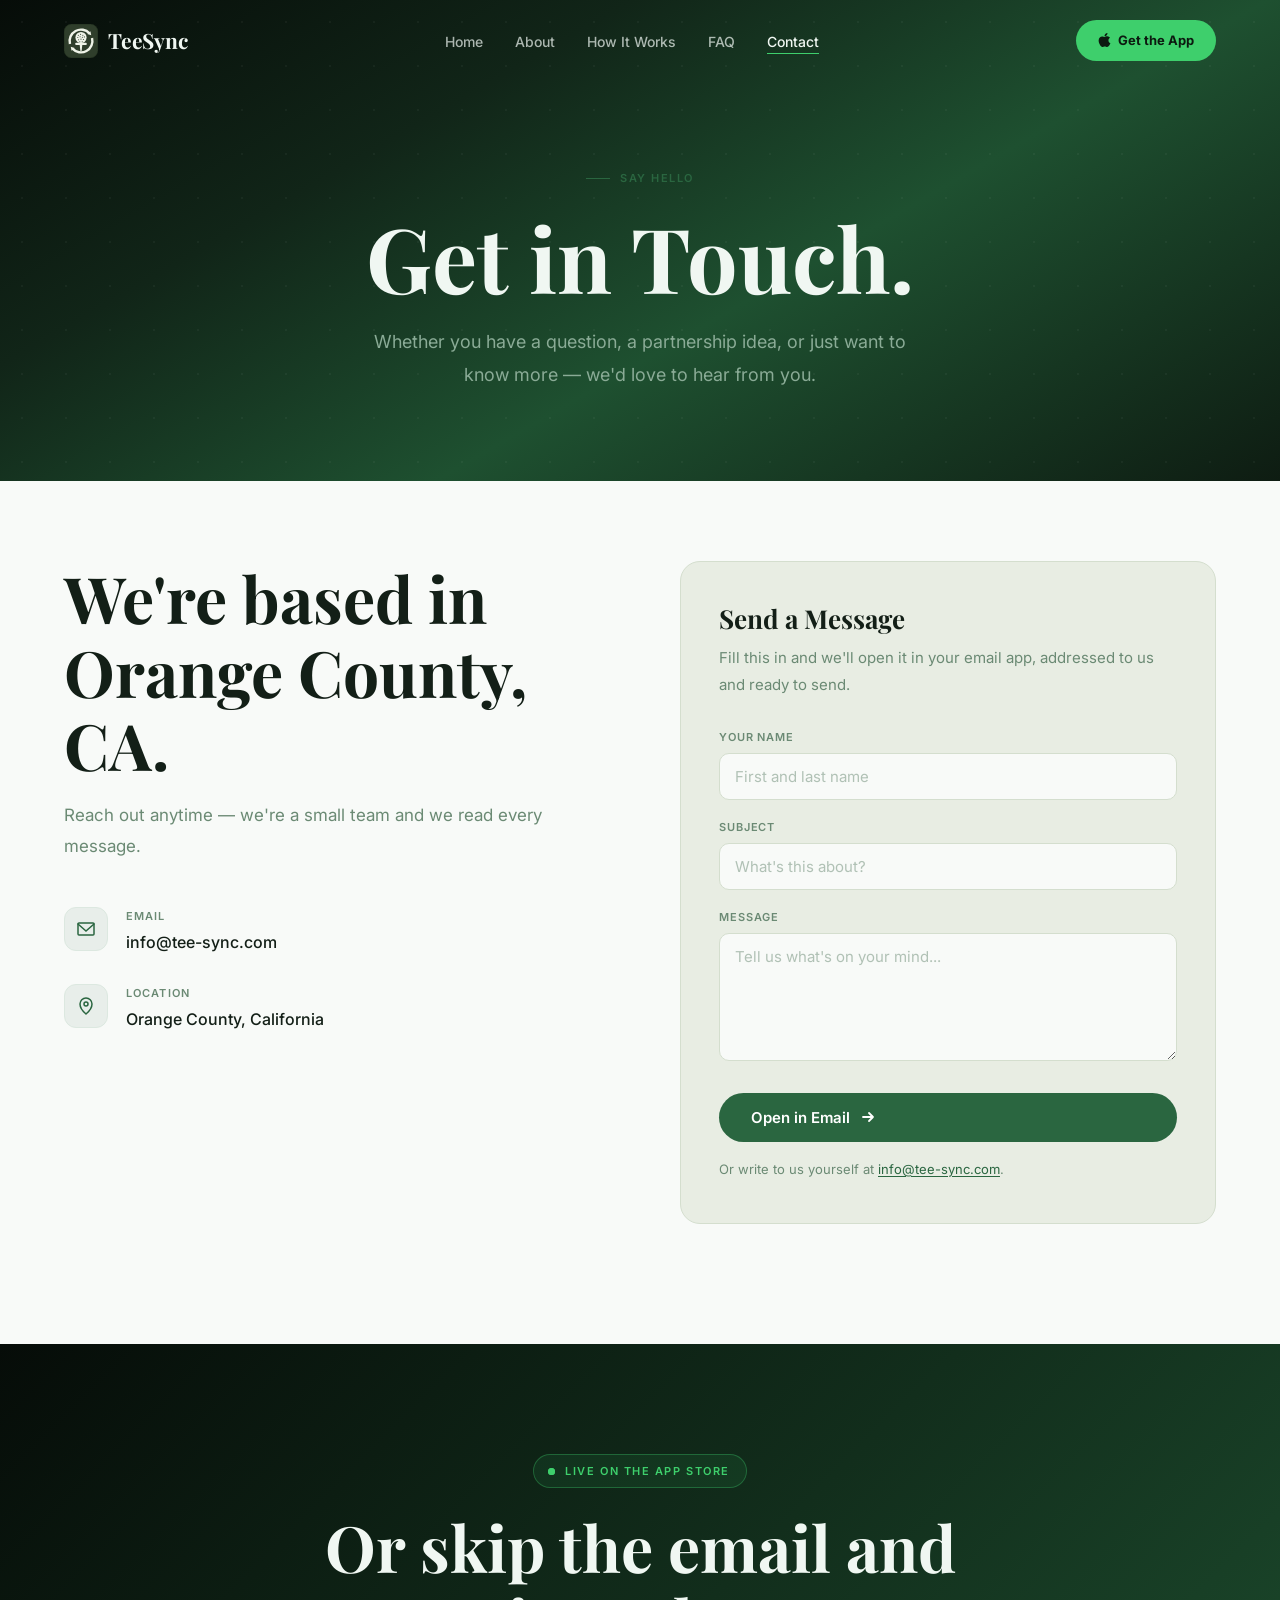
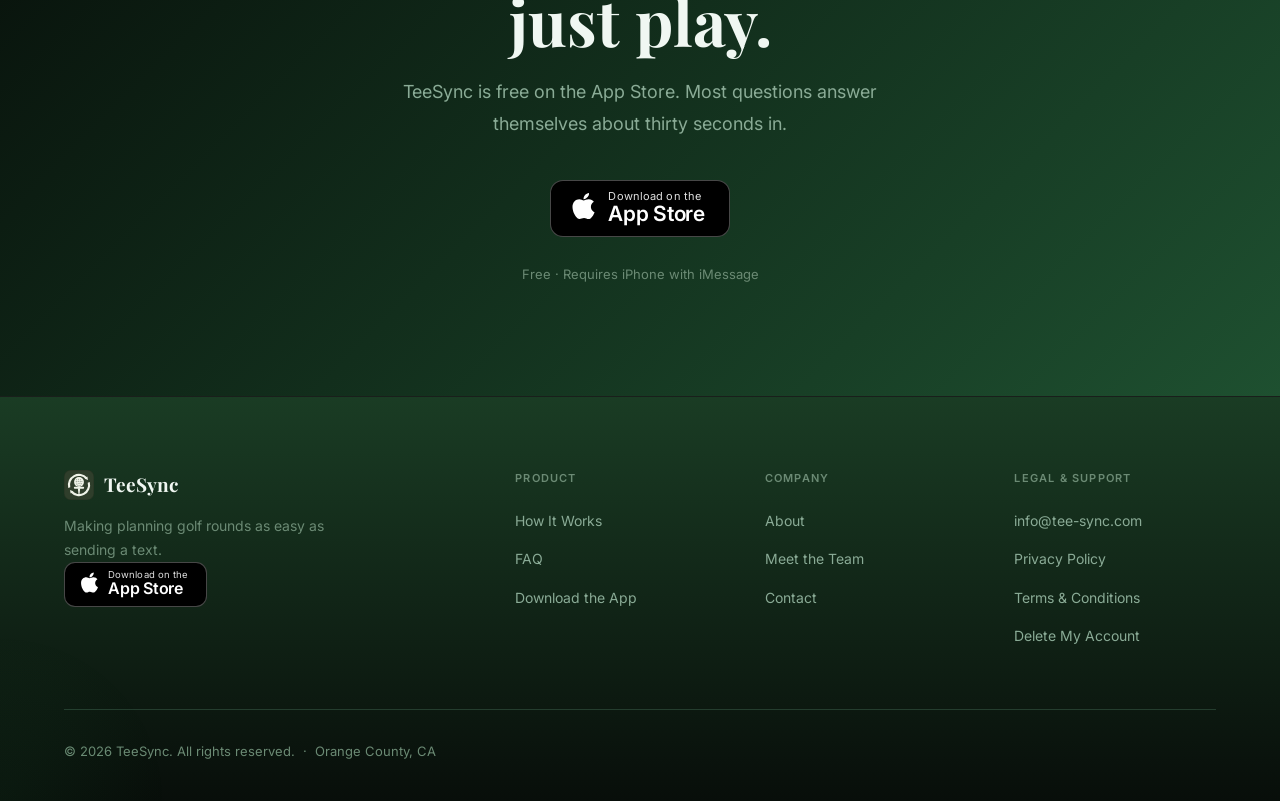
<file: contact.html>
<!DOCTYPE html>
<html lang="en">
<head>
  <meta charset="UTF-8">
  <meta name="viewport" content="width=device-width, initial-scale=1.0">
  <title>Contact — TeeSync</title>
  <meta name="description" content="Get in touch with the TeeSync team. Based in Orange County, CA.">
  <link rel="canonical" href="https://tee-sync.com/contact.html">
  <meta property="og:type" content="website">
  <meta property="og:site_name" content="TeeSync">
  <meta property="og:title" content="Contact — TeeSync">
  <meta property="og:description" content="Get in touch with the TeeSync team. Based in Orange County, CA.">
  <meta property="og:url" content="https://tee-sync.com/contact.html">
  <meta property="og:image" content="https://tee-sync.com/images/og-image.png">
  <meta name="twitter:card" content="summary_large_image">
  <link rel="stylesheet" href="style.css?v=24">
  <link rel="icon" href="logo.svg" type="image/svg+xml">
  <link rel="apple-touch-icon" href="apple-touch-icon.png">
  <meta name="theme-color" content="#122018">
  <meta name="apple-itunes-app" content="app-id=6763915366">
</head>
<body>

  <!-- NAV -->
  <nav class="nav" id="nav">
    <div class="container">
      <div class="nav-inner">
        <a href="index.html" class="nav-logo">
          <img src="logo.svg" alt="" class="nav-logo-icon">
          <span class="nav-logo-text">TeeSync</span>
        </a>
        <ul class="nav-links">
          <li><a href="index.html">Home</a></li>
          <li><a href="about.html">About</a></li>
          <li><a href="how-it-works.html">How It Works</a></li>
          <li><a href="faq.html">FAQ</a></li>
          <li><a href="contact.html">Contact</a></li>
        </ul>
        <div class="nav-right">
          <a href="https://apps.apple.com/app/teesync-ios/id6763915366" target="_blank" rel="noopener" class="nav-waitlist">
            <svg class="apple-glyph" viewBox="0 0 384 512" aria-hidden="true"><path fill="currentColor" d="M318.7 268.7c-.2-36.7 16.4-64.4 50-84.8-18.8-26.9-47.2-41.7-84.7-44.6-35.5-2.8-74.3 20.7-88.5 20.7-15 0-49.4-19.7-76.4-19.7C63.3 141.2 4 184.8 4 273.5q0 39.3 14.4 81.2c12.8 36.7 59 126.7 107.2 125.2 25.2-.6 43-17.9 75.8-17.9 31.8 0 48.3 17.9 76.4 17.9 48.6-.7 90.4-82.5 102.6-119.3-65.2-30.7-61.7-90-61.7-91.9zm-56.6-164.2c27.3-32.4 24.8-61.9 24-72.5-24.1 1.4-52 16.4-67.9 34.9-17.5 19.8-27.8 44.3-25.6 71.9 26.1 2 49.9-11.4 69.5-34.3z"/></svg>
            Get the App
          </a>
        </div>
        <button class="nav-hamburger" id="hamburger" aria-label="Open menu" aria-expanded="false">
          <span></span><span></span><span></span>
        </button>
      </div>
    </div>
  </nav>

  <div class="nav-mobile" id="mobileNav">
    <a href="index.html">Home</a>
    <a href="about.html">About</a>
    <a href="how-it-works.html">How It Works</a>
    <a href="faq.html">FAQ</a>
    <a href="contact.html">Contact</a>
    <a href="https://apps.apple.com/app/teesync-ios/id6763915366" target="_blank" rel="noopener" class="btn-primary">
      Download Free
      <svg width="15" height="15" viewBox="0 0 15 15" fill="none"><path d="M2.5 7.5h10M8.5 3.5l4 4-4 4" stroke="currentColor" stroke-width="1.7" stroke-linecap="round" stroke-linejoin="round"/></svg>
    </a>
  </div>

  <!-- PAGE HERO (dark) -->
  <section class="page-hero">
    <div class="container">
      <div class="page-hero-inner">
        <span class="eyebrow">Say Hello</span>
        <h1>Get in Touch.</h1>
        <p>Whether you have a question, a partnership idea, or just want to know more — we'd love to hear from you.</p>
      </div>
    </div>
  </section>

  <!-- CONTACT (cream) -->
  <section class="contact-section">
    <div class="container">
      <div class="contact-inner">

        <!-- Contact info -->
        <div class="contact-info fade-in">
          <h2>We're based in<br>Orange County, CA.</h2>
          <p>Reach out anytime — we're a small team and we read every message.</p>

          <div class="contact-item">
            <div class="contact-icon">
              <svg width="20" height="20" viewBox="0 0 20 20" fill="none">
                <path d="M3 4h14a1 1 0 0 1 1 1v10a1 1 0 0 1-1 1H3a1 1 0 0 1-1-1V5a1 1 0 0 1 1-1z" stroke="currentColor" stroke-width="1.5"/>
                <path d="M2 5l8 7 8-7" stroke="currentColor" stroke-width="1.5" stroke-linecap="round"/>
              </svg>
            </div>
            <div>
              <div class="contact-label">Email</div>
              <div class="contact-value"><a href="mailto:info@tee-sync.com">info@tee-sync.com</a></div>
            </div>
          </div>


          <div class="contact-item">
            <div class="contact-icon">
              <svg width="20" height="20" viewBox="0 0 20 20" fill="none">
                <path d="M10 2C6.7 2 4 4.7 4 8c0 5 6 10 6 10s6-5 6-10c0-3.3-2.7-6-6-6z" stroke="currentColor" stroke-width="1.5"/>
                <circle cx="10" cy="8" r="2" stroke="currentColor" stroke-width="1.5"/>
              </svg>
            </div>
            <div>
              <div class="contact-label">Location</div>
              <div class="contact-value">Orange County, California</div>
            </div>
          </div>
        </div>

        <!-- Composes the message in the visitor's own mail app, addressed to info@tee-sync.com -->
        <div class="contact-form-box fade-in">
          <h3>Send a Message</h3>
          <p>Fill this in and we'll open it in your email app, addressed to us and ready to send.</p>

          <div class="form-success" id="formSuccess" hidden>
            <svg width="18" height="18" viewBox="0 0 18 18" fill="none" aria-hidden="true"><circle cx="9" cy="9" r="8" stroke="currentColor" stroke-width="1.5"/><path d="M5.5 9.2l2.4 2.4L12.5 7" stroke="currentColor" stroke-width="1.8" stroke-linecap="round" stroke-linejoin="round"/></svg>
            <div>
              <strong>Your email app should be opening.</strong>
              <span>Hit send there and it comes straight to us. Nothing happening? Email <a href="mailto:info@tee-sync.com">info@tee-sync.com</a> directly.</span>
            </div>
          </div>

          <form id="contactForm" novalidate>
            <div class="form-group">
              <label class="form-label" for="name">Your Name</label>
              <input class="form-input" type="text" id="name" name="name" placeholder="First and last name" autocomplete="name" required>
            </div>
            <div class="form-group">
              <label class="form-label" for="subject">Subject</label>
              <input class="form-input" type="text" id="subject" name="subject" placeholder="What's this about?">
            </div>
            <div class="form-group">
              <label class="form-label" for="message">Message</label>
              <textarea class="form-textarea" id="message" name="message" placeholder="Tell us what's on your mind..." required></textarea>
            </div>
            <button type="submit" class="btn-primary form-submit">
              Open in Email
              <svg width="16" height="16" viewBox="0 0 16 16" fill="none"><path d="M3 8h10M9 4l4 4-4 4" stroke="currentColor" stroke-width="1.8" stroke-linecap="round" stroke-linejoin="round"/></svg>
            </button>
            <p class="form-fallback">Or write to us yourself at <a href="mailto:info@tee-sync.com">info@tee-sync.com</a>.</p>
          </form>
        </div>

      </div>
    </div>
  </section>

  <!-- DOWNLOAD CTA -->
  <section class="final-cta dark-section">
    <div class="container">
      <span class="live-badge"><i class="live-dot"></i> Live on the App Store</span>
      <h2>Or skip the email and just play.</h2>
      <p>TeeSync is free on the App Store. Most questions answer themselves about thirty seconds in.</p>
      <div class="final-cta-actions">
        <a href="https://apps.apple.com/app/teesync-ios/id6763915366" target="_blank" rel="noopener" class="btn-appstore">
          <svg class="btn-appstore-glyph" viewBox="0 0 384 512" aria-hidden="true"><path fill="currentColor" d="M318.7 268.7c-.2-36.7 16.4-64.4 50-84.8-18.8-26.9-47.2-41.7-84.7-44.6-35.5-2.8-74.3 20.7-88.5 20.7-15 0-49.4-19.7-76.4-19.7C63.3 141.2 4 184.8 4 273.5q0 39.3 14.4 81.2c12.8 36.7 59 126.7 107.2 125.2 25.2-.6 43-17.9 75.8-17.9 31.8 0 48.3 17.9 76.4 17.9 48.6-.7 90.4-82.5 102.6-119.3-65.2-30.7-61.7-90-61.7-91.9zm-56.6-164.2c27.3-32.4 24.8-61.9 24-72.5-24.1 1.4-52 16.4-67.9 34.9-17.5 19.8-27.8 44.3-25.6 71.9 26.1 2 49.9-11.4 69.5-34.3z"/></svg>
          <span class="btn-appstore-text">
            <small>Download on the</small>
            <strong>App Store</strong>
          </span>
        </a>
      </div>
      <p class="final-cta-note">Free · Requires iPhone with iMessage</p>
    </div>
  </section>

  <!-- FOOTER -->
  <footer class="footer">
    <div class="container">
      <div class="footer-inner">
        <div class="footer-brand">
          <div class="footer-brand-logo">
            <img src="logo.svg" alt="" class="footer-brand-logo-icon">
            <span class="footer-brand-logo-text">TeeSync</span>
          </div>
          <p>Making planning golf rounds as easy as sending a text.</p>
          <a href="https://apps.apple.com/app/teesync-ios/id6763915366" target="_blank" rel="noopener" class="btn-appstore btn-appstore-sm">
            <svg class="btn-appstore-glyph" viewBox="0 0 384 512" aria-hidden="true"><path fill="currentColor" d="M318.7 268.7c-.2-36.7 16.4-64.4 50-84.8-18.8-26.9-47.2-41.7-84.7-44.6-35.5-2.8-74.3 20.7-88.5 20.7-15 0-49.4-19.7-76.4-19.7C63.3 141.2 4 184.8 4 273.5q0 39.3 14.4 81.2c12.8 36.7 59 126.7 107.2 125.2 25.2-.6 43-17.9 75.8-17.9 31.8 0 48.3 17.9 76.4 17.9 48.6-.7 90.4-82.5 102.6-119.3-65.2-30.7-61.7-90-61.7-91.9zm-56.6-164.2c27.3-32.4 24.8-61.9 24-72.5-24.1 1.4-52 16.4-67.9 34.9-17.5 19.8-27.8 44.3-25.6 71.9 26.1 2 49.9-11.4 69.5-34.3z"/></svg>
            <span class="btn-appstore-text">
              <small>Download on the</small>
              <strong>App Store</strong>
            </span>
          </a>
        </div>
        <div class="footer-col">
          <h4>Product</h4>
          <ul>
            <li><a href="how-it-works.html">How It Works</a></li>
            <li><a href="faq.html">FAQ</a></li>
            <li><a href="https://apps.apple.com/app/teesync-ios/id6763915366" target="_blank" rel="noopener">Download the App</a></li>
          </ul>
        </div>
        <div class="footer-col">
          <h4>Company</h4>
          <ul>
            <li><a href="about.html">About</a></li>
            <li><a href="about.html#team">Meet the Team</a></li>
            <li><a href="contact.html">Contact</a></li>
          </ul>
        </div>
        <div class="footer-col">
          <h4>Legal &amp; Support</h4>
          <ul>
            <li><a href="mailto:info@tee-sync.com">info@tee-sync.com</a></li>
            <li><a href="privacy.html">Privacy Policy</a></li>
            <li><a href="terms.html">Terms &amp; Conditions</a></li>
            <li><a href="privacy.html#deletion">Delete My Account</a></li>
          </ul>
        </div>
      </div>
      <div class="footer-bottom">
        <p>© 2026 TeeSync. All rights reserved. &nbsp;·&nbsp; Orange County, CA</p>
      </div>
    </div>
  </footer>

  <script src="main.js?v=24"></script>
</body>
</html>
</file>
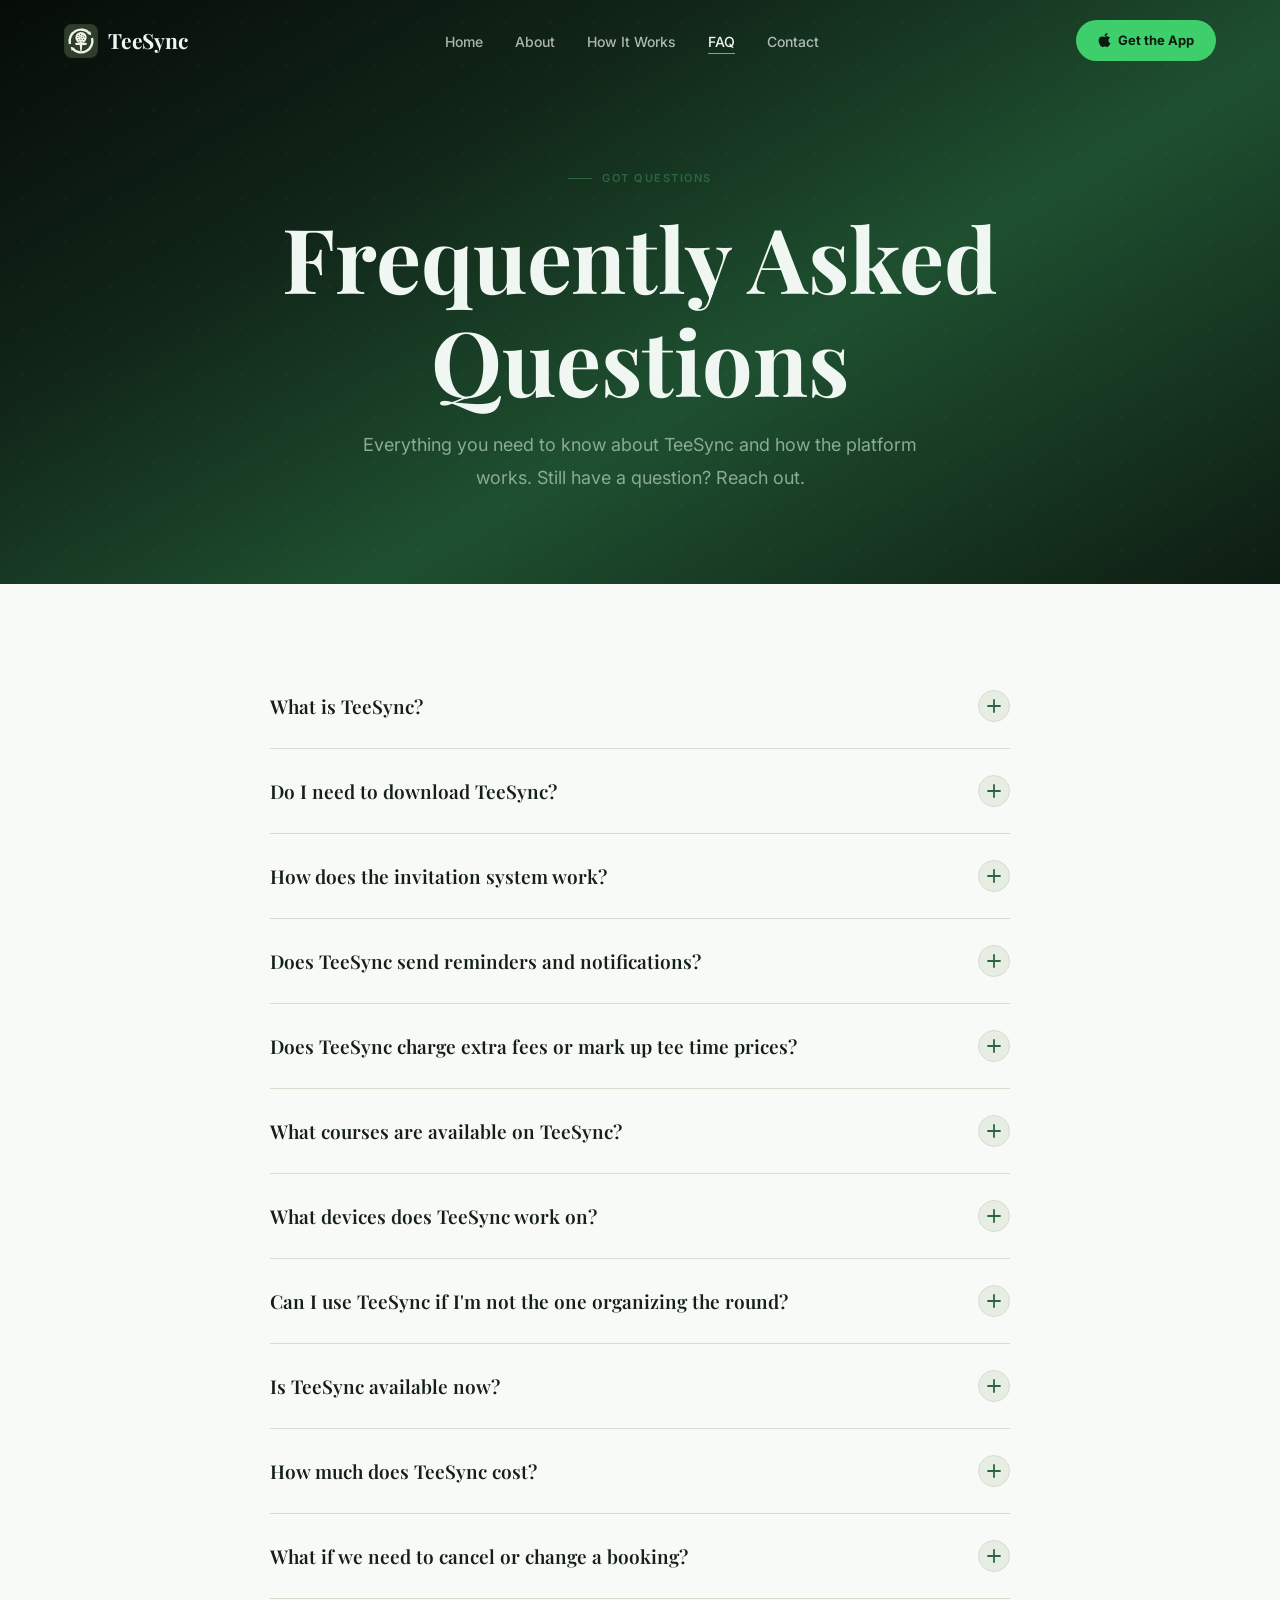
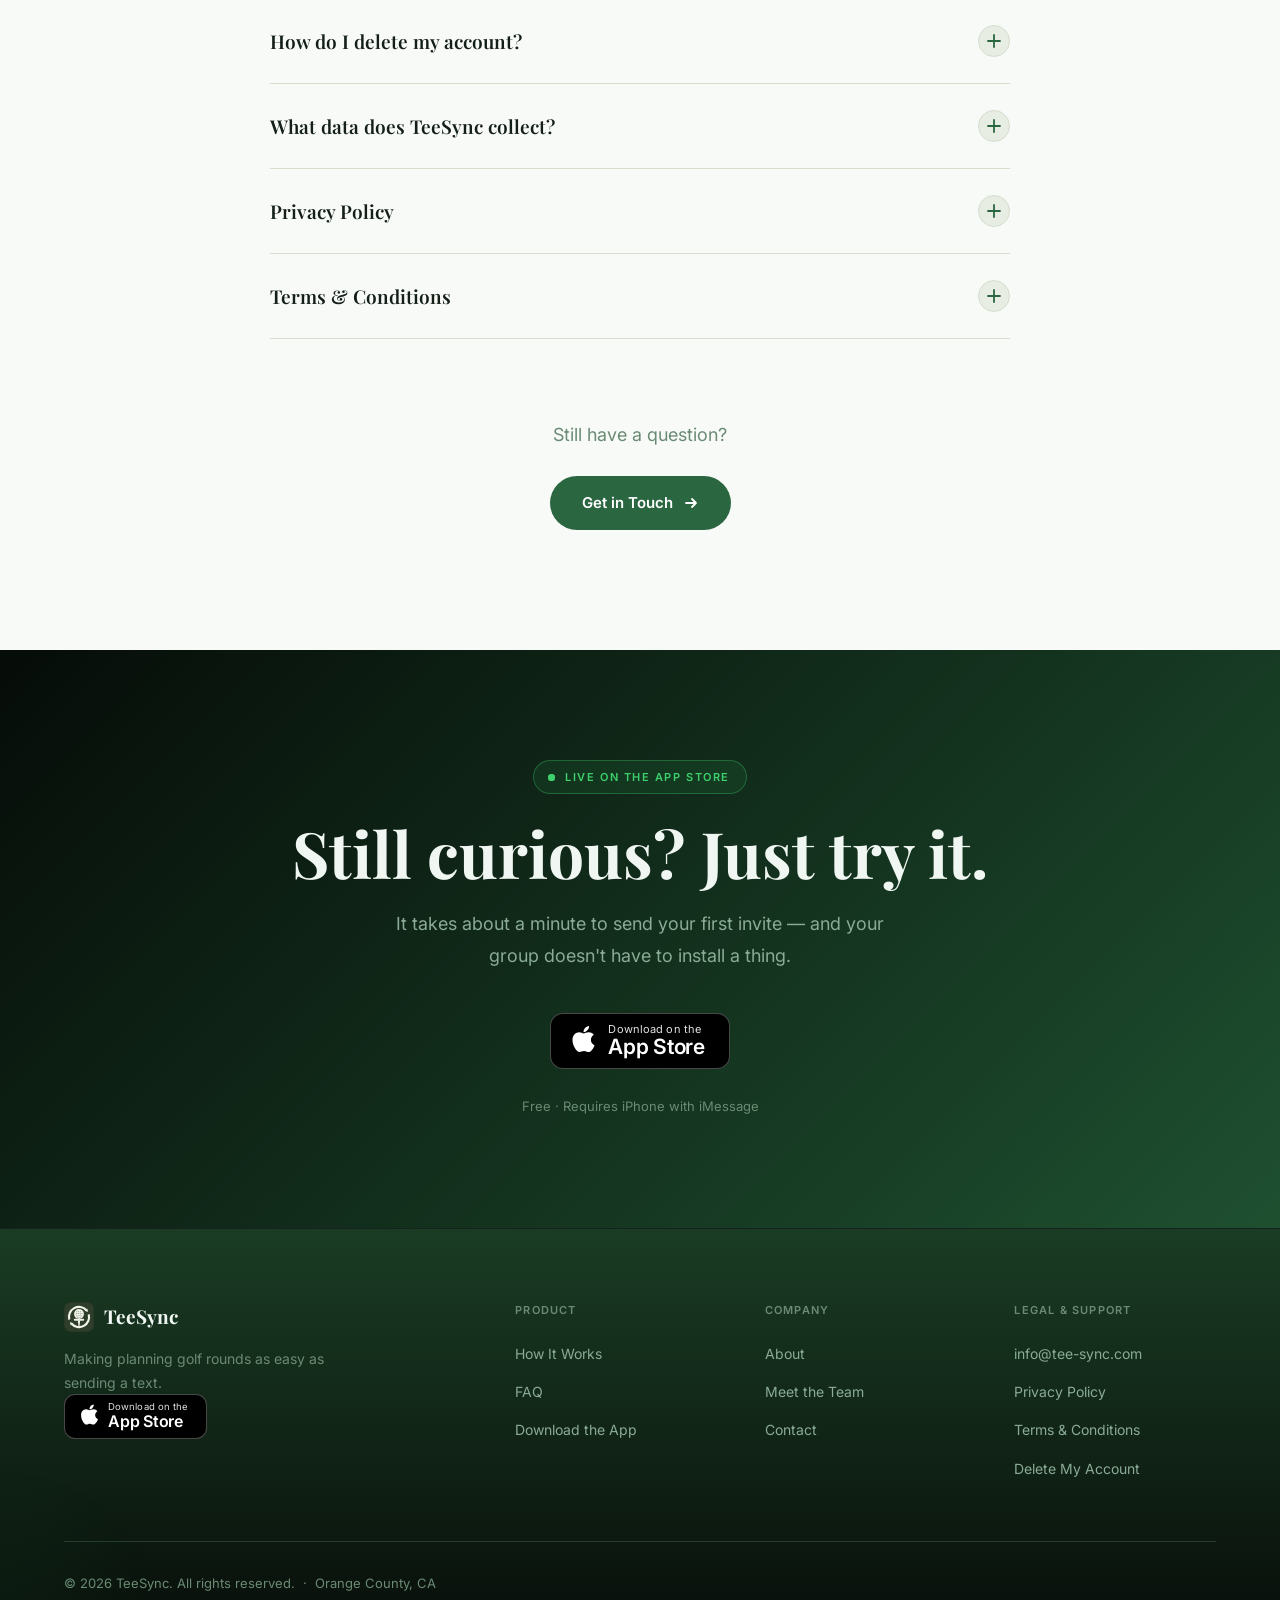
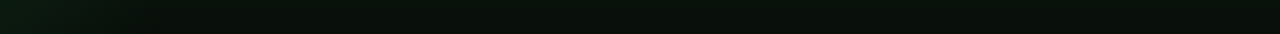
<file: faq.html>
<!DOCTYPE html>
<html lang="en">
<head>
  <meta charset="UTF-8">
  <meta name="viewport" content="width=device-width, initial-scale=1.0">
  <title>FAQ — TeeSync</title>
  <meta name="description" content="Answers to the most common questions about TeeSync — the iMessage-native tee time booking app. Free on the App Store.">
  <link rel="canonical" href="https://tee-sync.com/faq.html">
  <meta property="og:type" content="website">
  <meta property="og:site_name" content="TeeSync">
  <meta property="og:title" content="FAQ — TeeSync">
  <meta property="og:description" content="Answers to the most common questions about TeeSync — the iMessage-native tee time booking app. Free on the App Store.">
  <meta property="og:url" content="https://tee-sync.com/faq.html">
  <meta property="og:image" content="https://tee-sync.com/images/og-image.png">
  <meta name="twitter:card" content="summary_large_image">
  <link rel="stylesheet" href="style.css?v=24">
  <link rel="icon" href="logo.svg" type="image/svg+xml">
  <link rel="apple-touch-icon" href="apple-touch-icon.png">
  <meta name="theme-color" content="#122018">
  <meta name="apple-itunes-app" content="app-id=6763915366">
</head>
<body>

  <!-- NAV -->
  <nav class="nav" id="nav">
    <div class="container">
      <div class="nav-inner">
        <a href="index.html" class="nav-logo">
          <img src="logo.svg" alt="" class="nav-logo-icon">
          <span class="nav-logo-text">TeeSync</span>
        </a>
        <ul class="nav-links">
          <li><a href="index.html">Home</a></li>
          <li><a href="about.html">About</a></li>
          <li><a href="how-it-works.html">How It Works</a></li>
          <li><a href="faq.html">FAQ</a></li>
          <li><a href="contact.html">Contact</a></li>
        </ul>
        <div class="nav-right">
          <a href="https://apps.apple.com/app/teesync-ios/id6763915366" target="_blank" rel="noopener" class="nav-waitlist">
            <svg class="apple-glyph" viewBox="0 0 384 512" aria-hidden="true"><path fill="currentColor" d="M318.7 268.7c-.2-36.7 16.4-64.4 50-84.8-18.8-26.9-47.2-41.7-84.7-44.6-35.5-2.8-74.3 20.7-88.5 20.7-15 0-49.4-19.7-76.4-19.7C63.3 141.2 4 184.8 4 273.5q0 39.3 14.4 81.2c12.8 36.7 59 126.7 107.2 125.2 25.2-.6 43-17.9 75.8-17.9 31.8 0 48.3 17.9 76.4 17.9 48.6-.7 90.4-82.5 102.6-119.3-65.2-30.7-61.7-90-61.7-91.9zm-56.6-164.2c27.3-32.4 24.8-61.9 24-72.5-24.1 1.4-52 16.4-67.9 34.9-17.5 19.8-27.8 44.3-25.6 71.9 26.1 2 49.9-11.4 69.5-34.3z"/></svg>
            Get the App
          </a>
        </div>
        <button class="nav-hamburger" id="hamburger" aria-label="Open menu" aria-expanded="false">
          <span></span><span></span><span></span>
        </button>
      </div>
    </div>
  </nav>

  <div class="nav-mobile" id="mobileNav">
    <a href="index.html">Home</a>
    <a href="about.html">About</a>
    <a href="how-it-works.html">How It Works</a>
    <a href="faq.html">FAQ</a>
    <a href="contact.html">Contact</a>
    <a href="https://apps.apple.com/app/teesync-ios/id6763915366" target="_blank" rel="noopener" class="btn-primary">
      Download Free
      <svg width="15" height="15" viewBox="0 0 15 15" fill="none"><path d="M2.5 7.5h10M8.5 3.5l4 4-4 4" stroke="currentColor" stroke-width="1.7" stroke-linecap="round" stroke-linejoin="round"/></svg>
    </a>
  </div>

  <!-- PAGE HERO (dark) -->
  <section class="page-hero">
    <div class="container">
      <div class="page-hero-inner">
        <span class="eyebrow">Got Questions</span>
        <h1>Frequently Asked Questions</h1>
        <p>Everything you need to know about TeeSync and how the platform works. Still have a question? <a href="contact.html">Reach out.</a></p>
      </div>
    </div>
  </section>

  <!-- FAQ (cream) -->
  <section class="faq-section">
    <div class="container">
      <div class="faq-list">

        <div class="faq-item fade-in">
          <button class="faq-btn">
            <span class="faq-q">What is TeeSync?</span>
            <span class="faq-icon">
              <svg width="14" height="14" viewBox="0 0 14 14" fill="none"><path d="M7 1v12M1 7h12" stroke="currentColor" stroke-width="1.8" stroke-linecap="round"/></svg>
            </span>
          </button>
          <div class="faq-body"><div class="faq-body-inner">
            <p>TeeSync is a golf app that makes it effortless to coordinate and book tee times with a group. Instead of juggling multiple websites, screenshots in a group chat, and endless back-and-forth, TeeSync handles everything in one place — from finding availability and polling your crew, to booking and sending reminders — all inside iMessage.</p>
          </div></div>
        </div>

        <div class="faq-item fade-in">
          <button class="faq-btn">
            <span class="faq-q">Do I need to download TeeSync?</span>
            <span class="faq-icon">
              <svg width="14" height="14" viewBox="0 0 14 14" fill="none"><path d="M7 1v12M1 7h12" stroke="currentColor" stroke-width="1.8" stroke-linecap="round"/></svg>
            </span>
          </button>
          <div class="faq-body"><div class="faq-body-inner">
            <p>Only the host does. TeeSync is a free iPhone app — <a href="https://apps.apple.com/app/teesync-ios/id6763915366" target="_blank" rel="noopener">download it from the App Store</a> — and the person organizing the round needs it installed. Once the host sends a TeeSync invitation through iMessage, everyone else in the group can accept or decline right in the chat without installing anything. The host then books the tee time for the whole group based on who's in.</p>
          </div></div>
        </div>

        <div class="faq-item fade-in">
          <button class="faq-btn">
            <span class="faq-q">How does the invitation system work?</span>
            <span class="faq-icon">
              <svg width="14" height="14" viewBox="0 0 14 14" fill="none"><path d="M7 1v12M1 7h12" stroke="currentColor" stroke-width="1.8" stroke-linecap="round"/></svg>
            </span>
          </button>
          <div class="faq-body"><div class="faq-body-inner">
            <p>The host picks a course, date, and tee time, then sends a TeeSync invitation to the group via iMessage. Each person accepts or declines — that's it. Once responses are in, the host confirms and TeeSync books the tee time for everyone. No coordinating across multiple apps, no one left out of the loop.</p>
          </div></div>
        </div>

        <div class="faq-item fade-in">
          <button class="faq-btn">
            <span class="faq-q">Does TeeSync send reminders and notifications?</span>
            <span class="faq-icon">
              <svg width="14" height="14" viewBox="0 0 14 14" fill="none"><path d="M7 1v12M1 7h12" stroke="currentColor" stroke-width="1.8" stroke-linecap="round"/></svg>
            </span>
          </button>
          <div class="faq-body"><div class="faq-body-inner">
            <p>Yes. TeeSync handles all the follow-up automatically. Once a tee time is booked, everyone gets a confirmation. Leading up to the round, TeeSync sends reminders so nobody forgets — including a weather update the morning of. Payment reminders are also sent so the group stays on top of any outstanding costs.</p>
          </div></div>
        </div>

        <div class="faq-item fade-in">
          <button class="faq-btn">
            <span class="faq-q">Does TeeSync charge extra fees or mark up tee time prices?</span>
            <span class="faq-icon">
              <svg width="14" height="14" viewBox="0 0 14 14" fill="none"><path d="M7 1v12M1 7h12" stroke="currentColor" stroke-width="1.8" stroke-linecap="round"/></svg>
            </span>
          </button>
          <div class="faq-body"><div class="faq-body-inner">
            <p>No. TeeSync is committed to transparent, course-direct pricing. All tee time prices are set directly by the golf course — what you see on TeeSync is exactly what you pay. There are no hidden fees, no service charges, and no surprise markups at checkout.</p>
          </div></div>
        </div>

        <div class="faq-item fade-in">
          <button class="faq-btn">
            <span class="faq-q">What courses are available on TeeSync?</span>
            <span class="faq-icon">
              <svg width="14" height="14" viewBox="0 0 14 14" fill="none"><path d="M7 1v12M1 7h12" stroke="currentColor" stroke-width="1.8" stroke-linecap="round"/></svg>
            </span>
          </button>
          <div class="faq-body"><div class="faq-body-inner">
            <p>We're currently live at five Southern California courses: La Mirada (La Mirada), Fullerton (Fullerton), Rancho San Joaquin (Irvine), Anaheim Hills (Anaheim), and Riverview (Santa Ana). We're actively expanding the network — if there's a course you want on TeeSync, <a href="contact.html">tell us</a> and we'll go after it.</p>
          </div></div>
        </div>

        <div class="faq-item fade-in">
          <button class="faq-btn">
            <span class="faq-q">What devices does TeeSync work on?</span>
            <span class="faq-icon">
              <svg width="14" height="14" viewBox="0 0 14 14" fill="none"><path d="M7 1v12M1 7h12" stroke="currentColor" stroke-width="1.8" stroke-linecap="round"/></svg>
            </span>
          </button>
          <div class="faq-body"><div class="faq-body-inner">
            <p>TeeSync is built for iPhone and lives inside iMessage. You'll need an iPhone running iOS to use the app. All group members who receive a TeeSync invitation can accept or decline directly through iMessage — no extra setup required on their end beyond having an iPhone.</p>
          </div></div>
        </div>

        <div class="faq-item fade-in">
          <button class="faq-btn">
            <span class="faq-q">Can I use TeeSync if I'm not the one organizing the round?</span>
            <span class="faq-icon">
              <svg width="14" height="14" viewBox="0 0 14 14" fill="none"><path d="M7 1v12M1 7h12" stroke="currentColor" stroke-width="1.8" stroke-linecap="round"/></svg>
            </span>
          </button>
          <div class="faq-body"><div class="faq-body-inner">
            <p>Yes. When the host sends a TeeSync invitation, you simply accept or decline through iMessage. The host handles the actual booking for everyone once the group is confirmed. You'll still receive all the same booking confirmations, reminders, and payment notifications as the rest of the group.</p>
          </div></div>
        </div>

        <div class="faq-item fade-in">
          <button class="faq-btn">
            <span class="faq-q">Is TeeSync available now?</span>
            <span class="faq-icon">
              <svg width="14" height="14" viewBox="0 0 14 14" fill="none"><path d="M7 1v12M1 7h12" stroke="currentColor" stroke-width="1.8" stroke-linecap="round"/></svg>
            </span>
          </button>
          <div class="faq-body"><div class="faq-body-inner">
            <p>Yes — TeeSync is live on the App Store and free to download. Grab it on your iPhone, pick a course, and send your first invite to the group chat. We're actively adding courses and features, so if there's a course you want on the platform, <a href="contact.html">let us know</a>.</p>
          </div></div>
        </div>

        <div class="faq-item fade-in">
          <button class="faq-btn">
            <span class="faq-q">How much does TeeSync cost?</span>
            <span class="faq-icon">
              <svg width="14" height="14" viewBox="0 0 14 14" fill="none"><path d="M7 1v12M1 7h12" stroke="currentColor" stroke-width="1.8" stroke-linecap="round"/></svg>
            </span>
          </button>
          <div class="faq-body"><div class="faq-body-inner">
            <p>The app is free to download and free to use. You only pay for the round itself, at the price the course sets — no booking fees, no service charges, no subscription, and no markup from us.</p>
          </div></div>
        </div>

        <div class="faq-item fade-in">
          <button class="faq-btn">
            <span class="faq-q">What if we need to cancel or change a booking?</span>
            <span class="faq-icon">
              <svg width="14" height="14" viewBox="0 0 14 14" fill="none"><path d="M7 1v12M1 7h12" stroke="currentColor" stroke-width="1.8" stroke-linecap="round"/></svg>
            </span>
          </button>
          <div class="faq-body"><div class="faq-body-inner">
            <p>Cancellation and refund policies are set by each golf course, not by TeeSync — the applicable policy is shown before the host confirms a booking. Where a course allows it, the host can cancel or change the round in the app; otherwise contact the course directly. If a refund is owed, it goes back to the original payment method, typically within 5–10 business days. Full details are in our <a href="terms.html#cancellations">Terms &amp; Conditions</a>.</p>
          </div></div>
        </div>

        <div class="faq-item fade-in">
          <button class="faq-btn">
            <span class="faq-q">How do I delete my account?</span>
            <span class="faq-icon">
              <svg width="14" height="14" viewBox="0 0 14 14" fill="none"><path d="M7 1v12M1 7h12" stroke="currentColor" stroke-width="1.8" stroke-linecap="round"/></svg>
            </span>
          </button>
          <div class="faq-body"><div class="faq-body-inner">
            <p>Open your account settings in the TeeSync app and choose <strong>Delete Account</strong>, or email <a href="mailto:info@tee-sync.com?subject=Account%20Deletion%20Request">info@tee-sync.com</a> from the address on your account. Either way your account and personal data are permanently removed — we complete email requests within 30 days. See <a href="privacy.html#deletion">Deleting Your Account</a> for exactly what's removed and what we're required to keep.</p>
          </div></div>
        </div>

        <div class="faq-item fade-in">
          <button class="faq-btn">
            <span class="faq-q">What data does TeeSync collect?</span>
            <span class="faq-icon">
              <svg width="14" height="14" viewBox="0 0 14 14" fill="none"><path d="M7 1v12M1 7h12" stroke="currentColor" stroke-width="1.8" stroke-linecap="round"/></svg>
            </span>
          </button>
          <div class="faq-body"><div class="faq-body-inner">
            <p>Only what's needed to book your round and keep your group in the loop: your account details, your booking history, and basic usage and diagnostic data. We never upload your address book — when you invite someone, we access only the contacts you pick. We don't read your iMessage conversations, and we don't sell your personal information. The full breakdown is in our <a href="privacy.html">Privacy Policy</a>.</p>
          </div></div>
        </div>

        <div class="faq-item fade-in" id="privacy-policy">
          <button class="faq-btn">
            <span class="faq-q">Privacy Policy</span>
            <span class="faq-icon">
              <svg width="14" height="14" viewBox="0 0 14 14" fill="none"><path d="M7 1v12M1 7h12" stroke="currentColor" stroke-width="1.8" stroke-linecap="round"/></svg>
            </span>
          </button>
          <div class="faq-body"><div class="faq-body-inner">
            <p>We collect only what we need to book your round and keep your group in the loop — your account details, booking history, and basic usage and diagnostic data. We never upload your address book, we don't read your iMessage conversations, and we don't sell your personal information. Contacts, location, and notification permissions are all optional and revocable in iOS Settings.</p>
            <p>You can access, correct, or delete your data at any time by emailing <a href="mailto:info@tee-sync.com">info@tee-sync.com</a>, and you can delete your account outright from the app.</p>
            <p style="margin-top:20px;"><a href="privacy.html" class="btn-outline">Read the full Privacy Policy<svg width="15" height="15" viewBox="0 0 15 15" fill="none"><path d="M2.5 7.5h10M8.5 3.5l4 4-4 4" stroke="currentColor" stroke-width="1.7" stroke-linecap="round" stroke-linejoin="round"/></svg></a></p>
          </div></div>
        </div>

        <div class="faq-item fade-in" id="terms">
          <button class="faq-btn">
            <span class="faq-q">Terms &amp; Conditions</span>
            <span class="faq-icon">
              <svg width="14" height="14" viewBox="0 0 14 14" fill="none"><path d="M7 1v12M1 7h12" stroke="currentColor" stroke-width="1.8" stroke-linecap="round"/></svg>
            </span>
          </button>
          <div class="faq-body"><div class="faq-body-inner">
            <p>TeeSync is a booking and coordination platform, not a golf course operator. Tee time prices are set by the course — we never mark them up or add fees. The host books on behalf of the group and is responsible for the reservation. Cancellation, refund, and no-show policies belong to each course and are shown before you confirm.</p>
            <p>The full Terms also cover eligibility, acceptable use, Apple App Store terms, disclaimers, limitation of liability, and how disputes are resolved under California law.</p>
            <p style="margin-top:20px;"><a href="terms.html" class="btn-outline">Read the full Terms &amp; Conditions<svg width="15" height="15" viewBox="0 0 15 15" fill="none"><path d="M2.5 7.5h10M8.5 3.5l4 4-4 4" stroke="currentColor" stroke-width="1.7" stroke-linecap="round" stroke-linejoin="round"/></svg></a></p>
          </div></div>
        </div>

      </div>

      <div style="text-align:center;margin-top:80px;" class="fade-in">
        <p style="font-size:18px;margin-bottom:24px;max-width:none;">Still have a question?</p>
        <a href="contact.html" class="btn-primary">
          Get in Touch
          <svg width="16" height="16" viewBox="0 0 16 16" fill="none"><path d="M3 8h10M9 4l4 4-4 4" stroke="currentColor" stroke-width="1.8" stroke-linecap="round" stroke-linejoin="round"/></svg>
        </a>
      </div>
    </div>
  </section>

  <!-- DOWNLOAD CTA -->
  <section class="final-cta dark-section">
    <div class="container">
      <span class="live-badge"><i class="live-dot"></i> Live on the App Store</span>
      <h2>Still curious? Just try it.</h2>
      <p>It takes about a minute to send your first invite — and your group doesn't have to install a thing.</p>
      <div class="final-cta-actions">
        <a href="https://apps.apple.com/app/teesync-ios/id6763915366" target="_blank" rel="noopener" class="btn-appstore">
          <svg class="btn-appstore-glyph" viewBox="0 0 384 512" aria-hidden="true"><path fill="currentColor" d="M318.7 268.7c-.2-36.7 16.4-64.4 50-84.8-18.8-26.9-47.2-41.7-84.7-44.6-35.5-2.8-74.3 20.7-88.5 20.7-15 0-49.4-19.7-76.4-19.7C63.3 141.2 4 184.8 4 273.5q0 39.3 14.4 81.2c12.8 36.7 59 126.7 107.2 125.2 25.2-.6 43-17.9 75.8-17.9 31.8 0 48.3 17.9 76.4 17.9 48.6-.7 90.4-82.5 102.6-119.3-65.2-30.7-61.7-90-61.7-91.9zm-56.6-164.2c27.3-32.4 24.8-61.9 24-72.5-24.1 1.4-52 16.4-67.9 34.9-17.5 19.8-27.8 44.3-25.6 71.9 26.1 2 49.9-11.4 69.5-34.3z"/></svg>
          <span class="btn-appstore-text">
            <small>Download on the</small>
            <strong>App Store</strong>
          </span>
        </a>
      </div>
      <p class="final-cta-note">Free · Requires iPhone with iMessage</p>
    </div>
  </section>

  <!-- FOOTER -->
  <footer class="footer">
    <div class="container">
      <div class="footer-inner">
        <div class="footer-brand">
          <div class="footer-brand-logo">
            <img src="logo.svg" alt="" class="footer-brand-logo-icon">
            <span class="footer-brand-logo-text">TeeSync</span>
          </div>
          <p>Making planning golf rounds as easy as sending a text.</p>
          <a href="https://apps.apple.com/app/teesync-ios/id6763915366" target="_blank" rel="noopener" class="btn-appstore btn-appstore-sm">
            <svg class="btn-appstore-glyph" viewBox="0 0 384 512" aria-hidden="true"><path fill="currentColor" d="M318.7 268.7c-.2-36.7 16.4-64.4 50-84.8-18.8-26.9-47.2-41.7-84.7-44.6-35.5-2.8-74.3 20.7-88.5 20.7-15 0-49.4-19.7-76.4-19.7C63.3 141.2 4 184.8 4 273.5q0 39.3 14.4 81.2c12.8 36.7 59 126.7 107.2 125.2 25.2-.6 43-17.9 75.8-17.9 31.8 0 48.3 17.9 76.4 17.9 48.6-.7 90.4-82.5 102.6-119.3-65.2-30.7-61.7-90-61.7-91.9zm-56.6-164.2c27.3-32.4 24.8-61.9 24-72.5-24.1 1.4-52 16.4-67.9 34.9-17.5 19.8-27.8 44.3-25.6 71.9 26.1 2 49.9-11.4 69.5-34.3z"/></svg>
            <span class="btn-appstore-text">
              <small>Download on the</small>
              <strong>App Store</strong>
            </span>
          </a>
        </div>
        <div class="footer-col">
          <h4>Product</h4>
          <ul>
            <li><a href="how-it-works.html">How It Works</a></li>
            <li><a href="faq.html">FAQ</a></li>
            <li><a href="https://apps.apple.com/app/teesync-ios/id6763915366" target="_blank" rel="noopener">Download the App</a></li>
          </ul>
        </div>
        <div class="footer-col">
          <h4>Company</h4>
          <ul>
            <li><a href="about.html">About</a></li>
            <li><a href="about.html#team">Meet the Team</a></li>
            <li><a href="contact.html">Contact</a></li>
          </ul>
        </div>
        <div class="footer-col">
          <h4>Legal &amp; Support</h4>
          <ul>
            <li><a href="mailto:info@tee-sync.com">info@tee-sync.com</a></li>
            <li><a href="privacy.html">Privacy Policy</a></li>
            <li><a href="terms.html">Terms &amp; Conditions</a></li>
            <li><a href="privacy.html#deletion">Delete My Account</a></li>
          </ul>
        </div>
      </div>
      <div class="footer-bottom">
        <p>© 2026 TeeSync. All rights reserved. &nbsp;·&nbsp; Orange County, CA</p>
      </div>
    </div>
  </footer>

  <script src="main.js?v=24"></script>
</body>
</html>
</file>
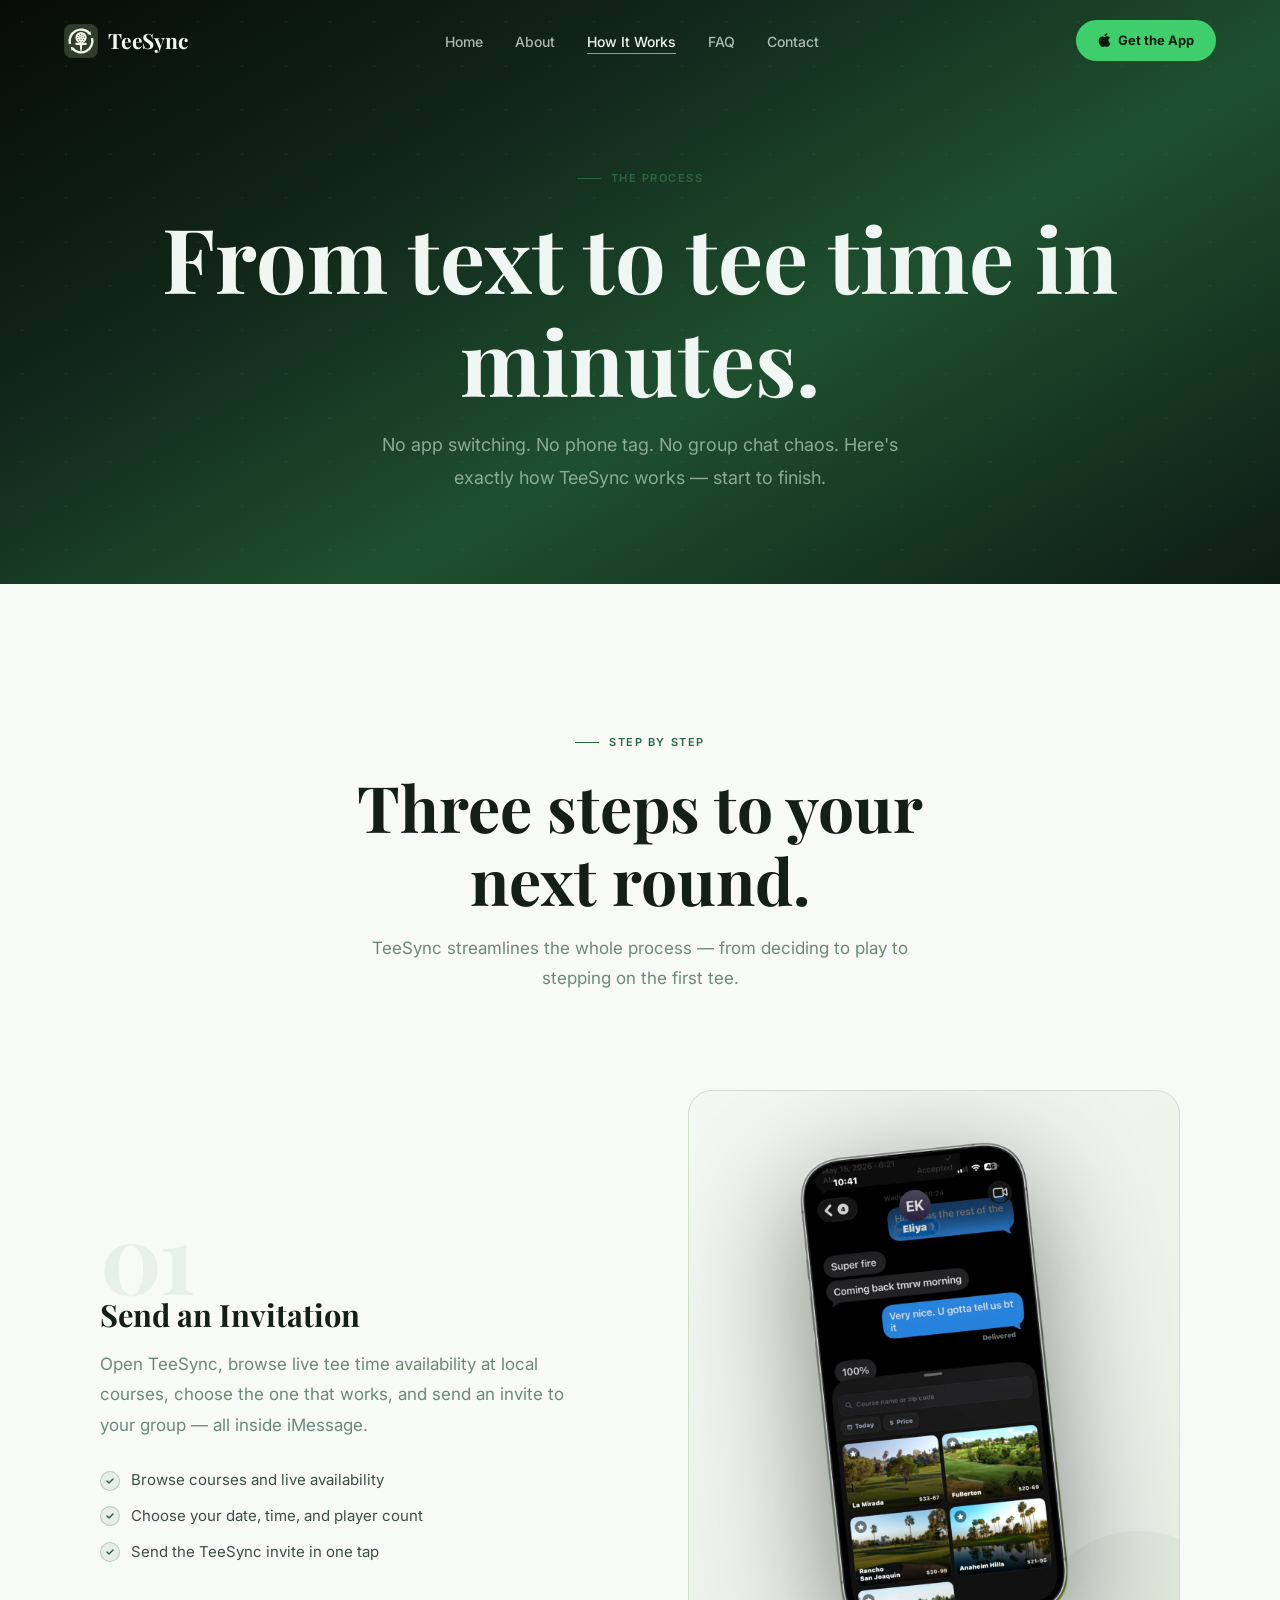
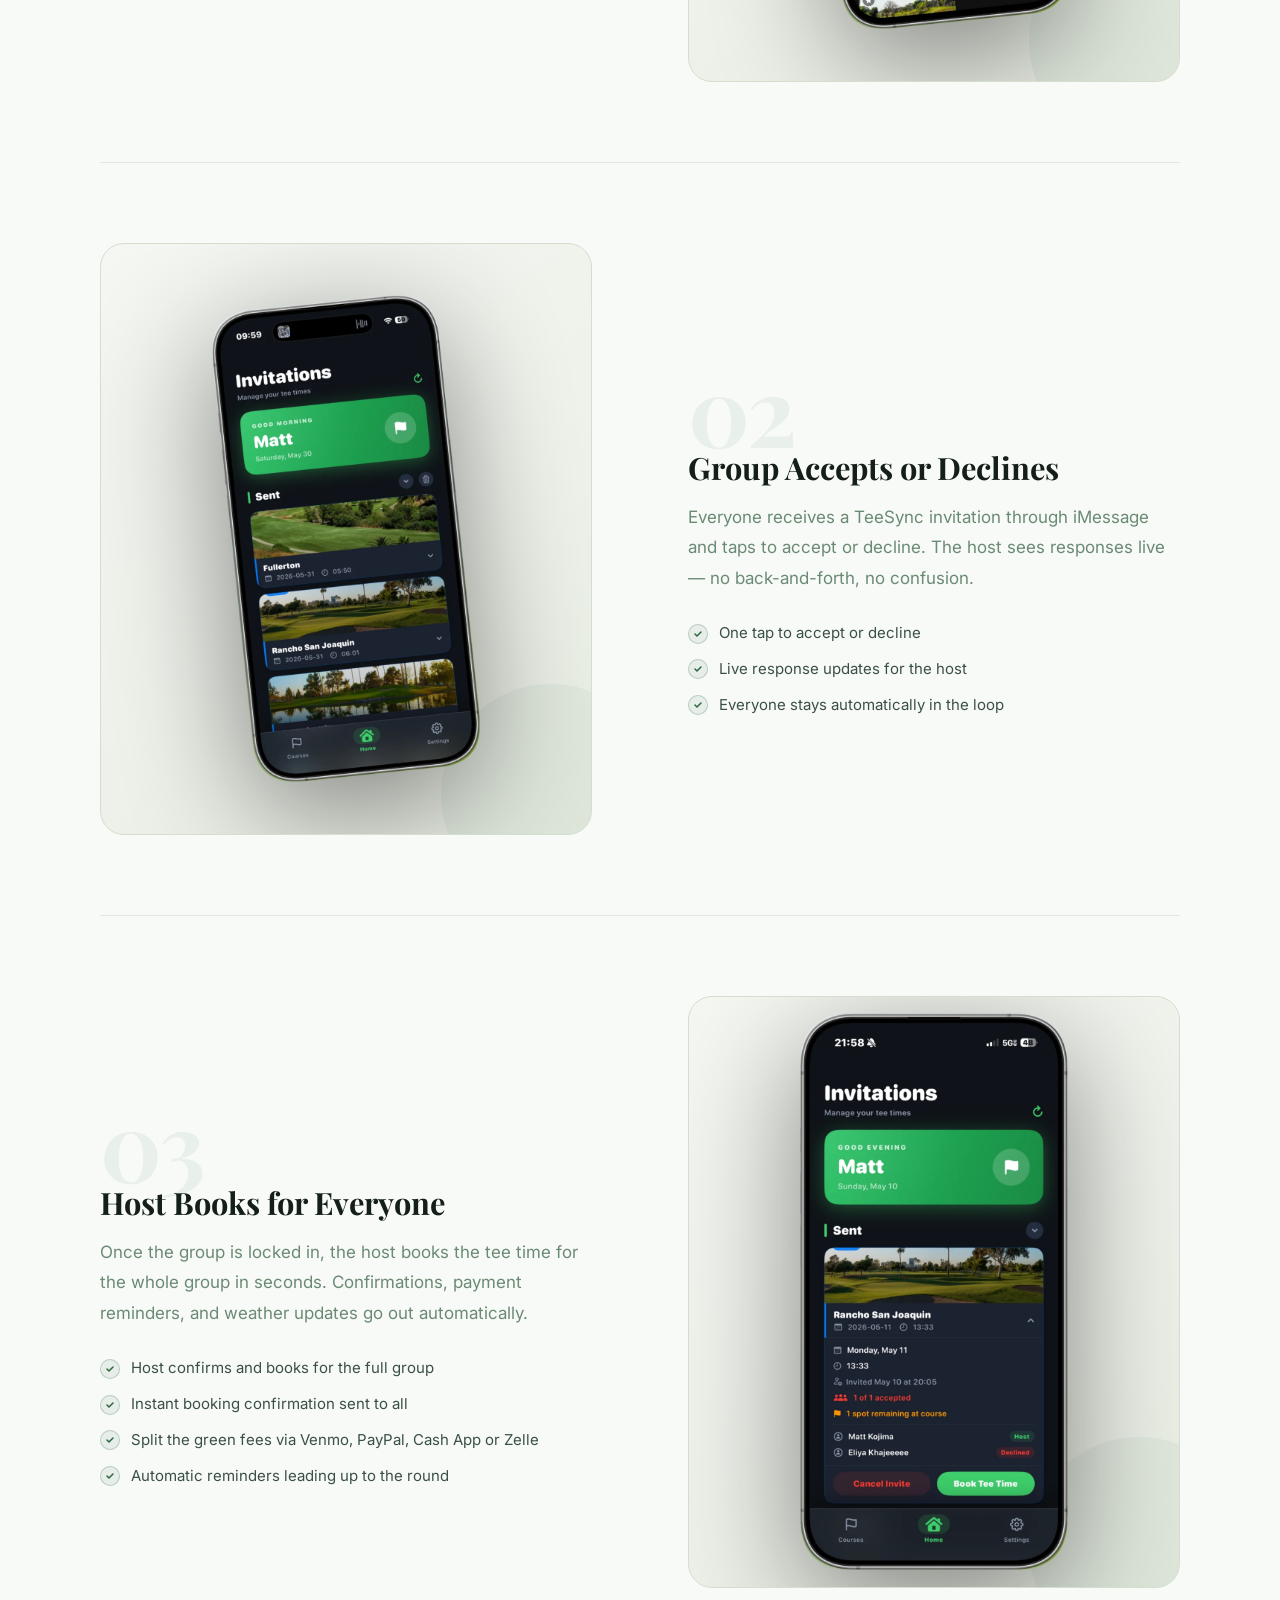
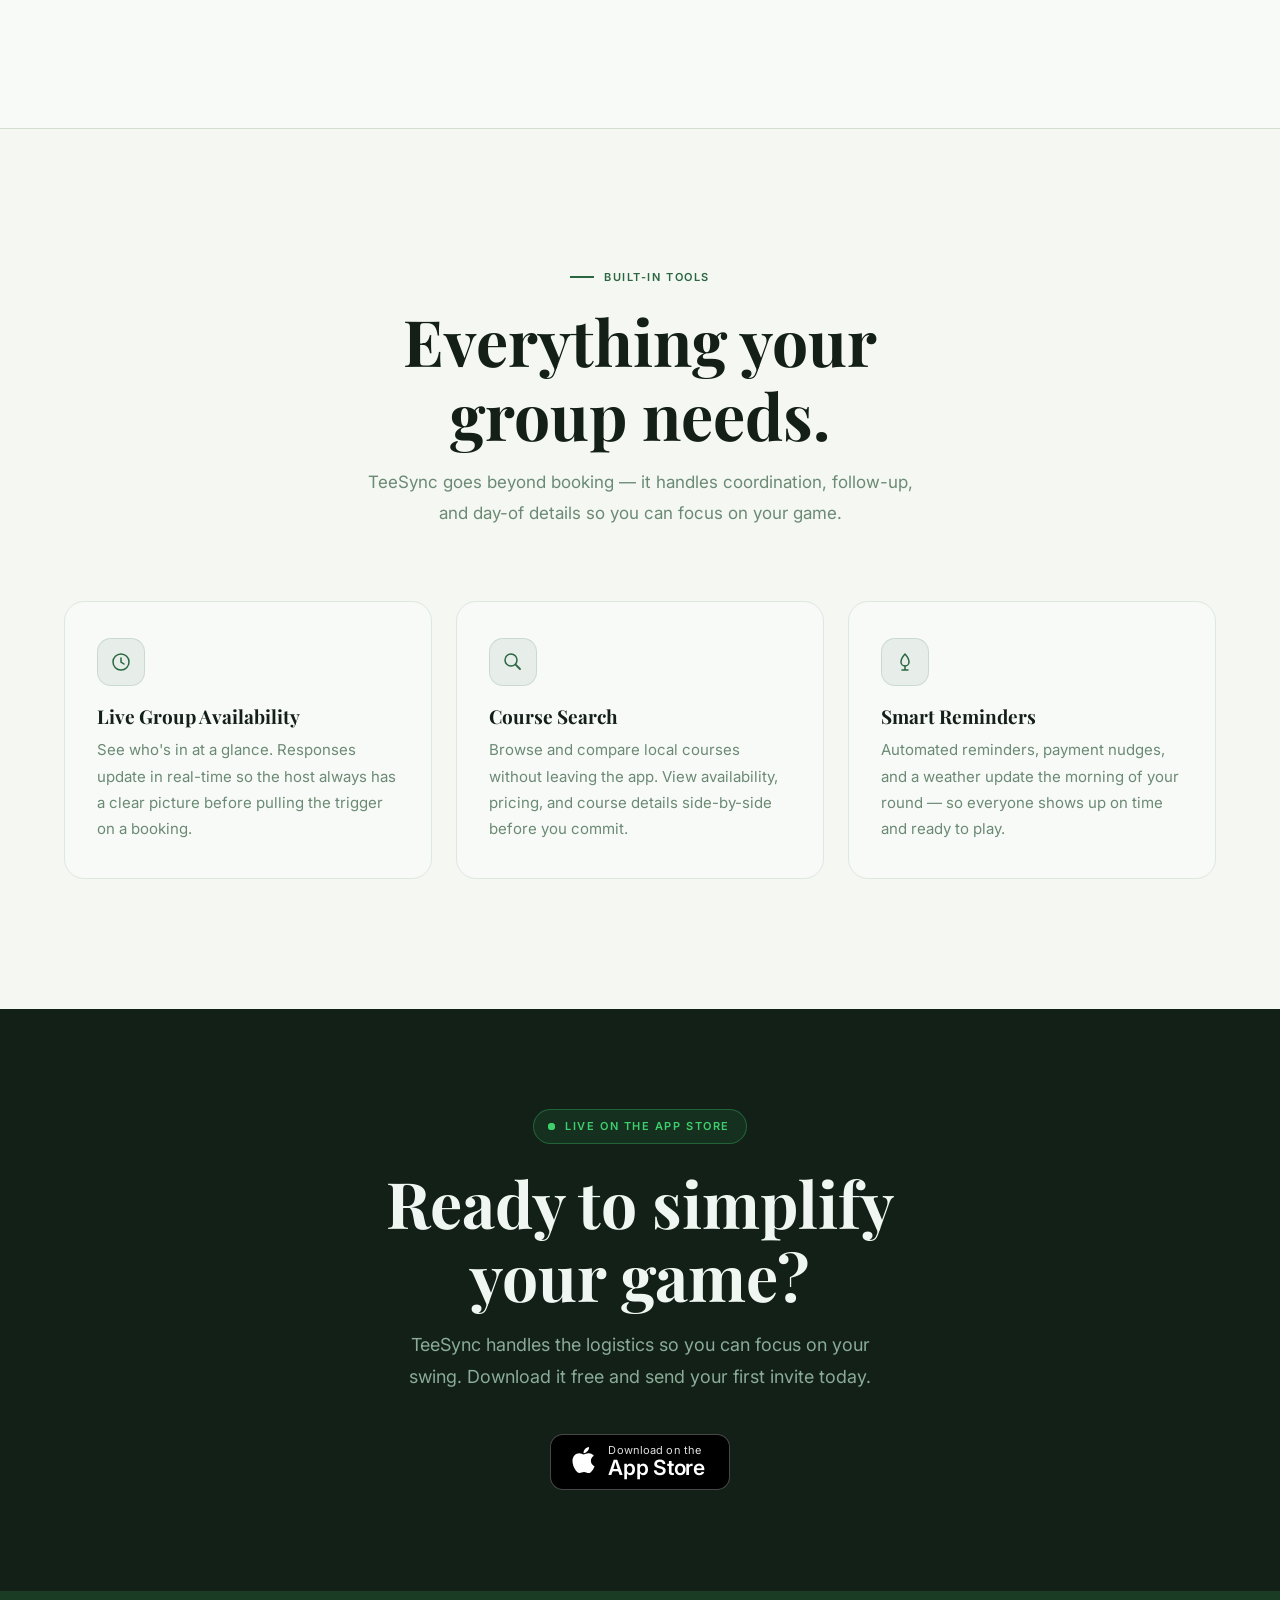
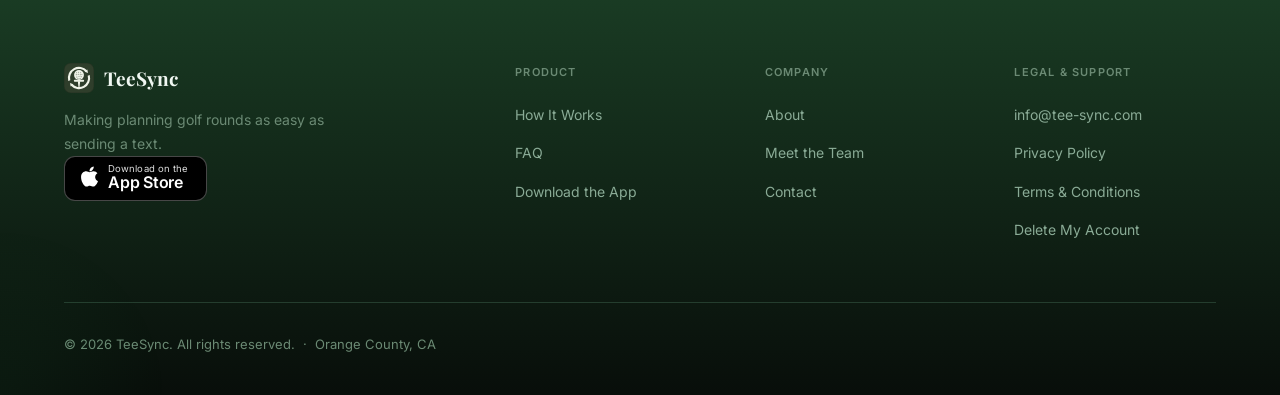
<file: how-it-works.html>
<!DOCTYPE html>
<html lang="en">
<head>
  <meta charset="UTF-8">
  <meta name="viewport" content="width=device-width, initial-scale=1.0">
  <title>How It Works — TeeSync</title>
  <meta name="description" content="TeeSync makes tee time booking as easy as sending a text. Here is the three-step process — all inside iMessage.">
  <link rel="canonical" href="https://tee-sync.com/how-it-works.html">
  <meta property="og:type" content="website">
  <meta property="og:site_name" content="TeeSync">
  <meta property="og:title" content="How It Works — TeeSync">
  <meta property="og:description" content="TeeSync makes tee time booking as easy as sending a text. Here is the three-step process — all inside iMessage.">
  <meta property="og:url" content="https://tee-sync.com/how-it-works.html">
  <meta property="og:image" content="https://tee-sync.com/images/og-image.png">
  <meta name="twitter:card" content="summary_large_image">
  <link rel="stylesheet" href="style.css?v=24">
  <link rel="icon" href="logo.svg" type="image/svg+xml">
  <link rel="apple-touch-icon" href="apple-touch-icon.png">
  <meta name="theme-color" content="#122018">
  <meta name="apple-itunes-app" content="app-id=6763915366">
</head>
<body>

  <!-- NAV -->
  <nav class="nav" id="nav">
    <div class="container">
      <div class="nav-inner">
        <a href="index.html" class="nav-logo">
          <img src="logo.svg" alt="" class="nav-logo-icon">
          <span class="nav-logo-text">TeeSync</span>
        </a>
        <ul class="nav-links">
          <li><a href="index.html">Home</a></li>
          <li><a href="about.html">About</a></li>
          <li><a href="how-it-works.html">How It Works</a></li>
          <li><a href="faq.html">FAQ</a></li>
          <li><a href="contact.html">Contact</a></li>
        </ul>
        <div class="nav-right">
          <a href="https://apps.apple.com/app/teesync-ios/id6763915366" target="_blank" rel="noopener" class="nav-waitlist">
            <svg class="apple-glyph" viewBox="0 0 384 512" aria-hidden="true"><path fill="currentColor" d="M318.7 268.7c-.2-36.7 16.4-64.4 50-84.8-18.8-26.9-47.2-41.7-84.7-44.6-35.5-2.8-74.3 20.7-88.5 20.7-15 0-49.4-19.7-76.4-19.7C63.3 141.2 4 184.8 4 273.5q0 39.3 14.4 81.2c12.8 36.7 59 126.7 107.2 125.2 25.2-.6 43-17.9 75.8-17.9 31.8 0 48.3 17.9 76.4 17.9 48.6-.7 90.4-82.5 102.6-119.3-65.2-30.7-61.7-90-61.7-91.9zm-56.6-164.2c27.3-32.4 24.8-61.9 24-72.5-24.1 1.4-52 16.4-67.9 34.9-17.5 19.8-27.8 44.3-25.6 71.9 26.1 2 49.9-11.4 69.5-34.3z"/></svg>
            Get the App
          </a>
        </div>
        <button class="nav-hamburger" id="hamburger" aria-label="Open menu" aria-expanded="false">
          <span></span><span></span><span></span>
        </button>
      </div>
    </div>
  </nav>

  <div class="nav-mobile" id="mobileNav">
    <a href="index.html">Home</a>
    <a href="about.html">About</a>
    <a href="how-it-works.html">How It Works</a>
    <a href="faq.html">FAQ</a>
    <a href="contact.html">Contact</a>
    <a href="https://apps.apple.com/app/teesync-ios/id6763915366" target="_blank" rel="noopener" class="btn-primary">
      Download Free
      <svg width="15" height="15" viewBox="0 0 15 15" fill="none"><path d="M2.5 7.5h10M8.5 3.5l4 4-4 4" stroke="currentColor" stroke-width="1.7" stroke-linecap="round" stroke-linejoin="round"/></svg>
    </a>
  </div>

  <!-- PAGE HERO -->
  <section class="page-hero">
    <div class="container">
      <div class="page-hero-inner fade-in">
        <span class="eyebrow">The Process</span>
        <h1>From text to tee time in minutes.</h1>
        <p>No app switching. No phone tag. No group chat chaos. Here's exactly how TeeSync works — start to finish.</p>
      </div>
    </div>
  </section>

  <!-- STEPS: Alternating showcase layout -->
  <section class="hiw-steps">
    <div class="container">
      <div class="hiw-steps-header fade-in">
        <span class="eyebrow">Step by Step</span>
        <h2>Three steps to your next round.</h2>
        <p>TeeSync streamlines the whole process — from deciding to play to stepping on the first tee.</p>
      </div>

      <div class="hiw-timeline">

        <!-- Step 01 -->
        <div class="hiw-step fade-in">
          <div class="hiw-step-content">
            <span class="hiw-step-num">01</span>
            <h3>Send an Invitation</h3>
            <p>Open TeeSync, browse live tee time availability at local courses, choose the one that works, and send an invite to your group — all inside iMessage.</p>
            <ul class="hiw-bullets">
              <li>Browse courses and live availability</li>
              <li>Choose your date, time, and player count</li>
              <li>Send the TeeSync invite in one tap</li>
            </ul>
          </div>
          <div class="hiw-step-visual">
            <div class="hiw-phone">
              <img src="images/app/02.webp" alt="Browsing courses and live pricing inside a message thread" width="720" height="1308" loading="lazy">
            </div>
          </div>
        </div>

        <!-- Step 02 -->
        <div class="hiw-step fade-in">
          <div class="hiw-step-content">
            <span class="hiw-step-num">02</span>
            <h3>Group Accepts or Declines</h3>
            <p>Everyone receives a TeeSync invitation through iMessage and taps to accept or decline. The host sees responses live — no back-and-forth, no confusion.</p>
            <ul class="hiw-bullets">
              <li>One tap to accept or decline</li>
              <li>Live response updates for the host</li>
              <li>Everyone stays automatically in the loop</li>
            </ul>
          </div>
          <div class="hiw-step-visual">
            <div class="hiw-phone">
              <img src="images/app/06.webp" alt="The invitations list showing sent invites and who has responded" width="720" height="1308" loading="lazy">
            </div>
          </div>
        </div>

        <!-- Step 03 -->
        <div class="hiw-step fade-in">
          <div class="hiw-step-content">
            <span class="hiw-step-num">03</span>
            <h3>Host Books for Everyone</h3>
            <p>Once the group is locked in, the host books the tee time for the whole group in seconds. Confirmations, payment reminders, and weather updates go out automatically.</p>
            <ul class="hiw-bullets">
              <li>Host confirms and books for the full group</li>
              <li>Instant booking confirmation sent to all</li>
              <li>Split the green fees via Venmo, PayPal, Cash App or Zelle</li>
              <li>Automatic reminders leading up to the round</li>
            </ul>
          </div>
          <div class="hiw-step-visual">
            <div class="hiw-phone">
              <img src="images/app/07.webp" alt="An invitation with responses in and the Book Tee Time button ready" width="760" height="1580" loading="lazy">
            </div>
          </div>
        </div>

      </div>
    </div>
  </section>

  <!-- FEATURES: What else TeeSync does -->
  <section class="hiw-features">
    <div class="container">
      <div class="hiw-features-header fade-in">
        <span class="eyebrow">Built-In Tools</span>
        <h2>Everything your group needs.</h2>
        <p>TeeSync goes beyond booking — it handles coordination, follow-up, and day-of details so you can focus on your game.</p>
      </div>
      <div class="hiw-features-grid fade-in">
        <div class="hiw-feature">
          <div class="hiw-feature-icon">
            <svg width="22" height="22" viewBox="0 0 22 22" fill="none">
              <circle cx="11" cy="11" r="8" stroke="var(--green)" stroke-width="1.5"/>
              <path d="M11 7v4l3 2" stroke="var(--green)" stroke-width="1.5" stroke-linecap="round"/>
            </svg>
          </div>
          <h3>Live Group Availability</h3>
          <p>See who's in at a glance. Responses update in real-time so the host always has a clear picture before pulling the trigger on a booking.</p>
        </div>
        <div class="hiw-feature">
          <div class="hiw-feature-icon">
            <svg width="22" height="22" viewBox="0 0 22 22" fill="none">
              <circle cx="9" cy="9" r="6" stroke="var(--green)" stroke-width="1.5"/>
              <path d="M14 14l4 4" stroke="var(--green)" stroke-width="1.8" stroke-linecap="round"/>
            </svg>
          </div>
          <h3>Course Search</h3>
          <p>Browse and compare local courses without leaving the app. View availability, pricing, and course details side-by-side before you commit.</p>
        </div>
        <div class="hiw-feature">
          <div class="hiw-feature-icon">
            <svg width="22" height="22" viewBox="0 0 22 22" fill="none">
              <path d="M11 3C11 3 7 7.5 7 11a4 4 0 0 0 8 0c0-3.5-4-8-4-8z" stroke="var(--green)" stroke-width="1.5" stroke-linejoin="round"/>
              <path d="M11 15v4M8 19h6" stroke="var(--green)" stroke-width="1.5" stroke-linecap="round"/>
            </svg>
          </div>
          <h3>Smart Reminders</h3>
          <p>Automated reminders, payment nudges, and a weather update the morning of your round — so everyone shows up on time and ready to play.</p>
        </div>
      </div>
    </div>
  </section>

  <!-- CTA -->
  <section class="how-cta-band">
    <div class="container">
      <span class="live-badge"><i class="live-dot"></i> Live on the App Store</span>
      <h2>Ready to simplify your game?</h2>
      <p>TeeSync handles the logistics so you can focus on your swing. Download it free and send your first invite today.</p>
      <div class="final-cta-actions">
        <a href="https://apps.apple.com/app/teesync-ios/id6763915366" target="_blank" rel="noopener" class="btn-appstore">
          <svg class="btn-appstore-glyph" viewBox="0 0 384 512" aria-hidden="true"><path fill="currentColor" d="M318.7 268.7c-.2-36.7 16.4-64.4 50-84.8-18.8-26.9-47.2-41.7-84.7-44.6-35.5-2.8-74.3 20.7-88.5 20.7-15 0-49.4-19.7-76.4-19.7C63.3 141.2 4 184.8 4 273.5q0 39.3 14.4 81.2c12.8 36.7 59 126.7 107.2 125.2 25.2-.6 43-17.9 75.8-17.9 31.8 0 48.3 17.9 76.4 17.9 48.6-.7 90.4-82.5 102.6-119.3-65.2-30.7-61.7-90-61.7-91.9zm-56.6-164.2c27.3-32.4 24.8-61.9 24-72.5-24.1 1.4-52 16.4-67.9 34.9-17.5 19.8-27.8 44.3-25.6 71.9 26.1 2 49.9-11.4 69.5-34.3z"/></svg>
          <span class="btn-appstore-text">
            <small>Download on the</small>
            <strong>App Store</strong>
          </span>
        </a>
      </div>
    </div>
  </section>

  <!-- FOOTER -->
  <footer class="footer">
    <div class="container">
      <div class="footer-inner">
        <div class="footer-brand">
          <div class="footer-brand-logo">
            <img src="logo.svg" alt="" class="footer-brand-logo-icon">
            <span class="footer-brand-logo-text">TeeSync</span>
          </div>
          <p>Making planning golf rounds as easy as sending a text.</p>
          <a href="https://apps.apple.com/app/teesync-ios/id6763915366" target="_blank" rel="noopener" class="btn-appstore btn-appstore-sm">
            <svg class="btn-appstore-glyph" viewBox="0 0 384 512" aria-hidden="true"><path fill="currentColor" d="M318.7 268.7c-.2-36.7 16.4-64.4 50-84.8-18.8-26.9-47.2-41.7-84.7-44.6-35.5-2.8-74.3 20.7-88.5 20.7-15 0-49.4-19.7-76.4-19.7C63.3 141.2 4 184.8 4 273.5q0 39.3 14.4 81.2c12.8 36.7 59 126.7 107.2 125.2 25.2-.6 43-17.9 75.8-17.9 31.8 0 48.3 17.9 76.4 17.9 48.6-.7 90.4-82.5 102.6-119.3-65.2-30.7-61.7-90-61.7-91.9zm-56.6-164.2c27.3-32.4 24.8-61.9 24-72.5-24.1 1.4-52 16.4-67.9 34.9-17.5 19.8-27.8 44.3-25.6 71.9 26.1 2 49.9-11.4 69.5-34.3z"/></svg>
            <span class="btn-appstore-text">
              <small>Download on the</small>
              <strong>App Store</strong>
            </span>
          </a>
        </div>
        <div class="footer-col">
          <h4>Product</h4>
          <ul>
            <li><a href="how-it-works.html">How It Works</a></li>
            <li><a href="faq.html">FAQ</a></li>
            <li><a href="https://apps.apple.com/app/teesync-ios/id6763915366" target="_blank" rel="noopener">Download the App</a></li>
          </ul>
        </div>
        <div class="footer-col">
          <h4>Company</h4>
          <ul>
            <li><a href="about.html">About</a></li>
            <li><a href="about.html#team">Meet the Team</a></li>
            <li><a href="contact.html">Contact</a></li>
          </ul>
        </div>
        <div class="footer-col">
          <h4>Legal &amp; Support</h4>
          <ul>
            <li><a href="mailto:info@tee-sync.com">info@tee-sync.com</a></li>
            <li><a href="privacy.html">Privacy Policy</a></li>
            <li><a href="terms.html">Terms &amp; Conditions</a></li>
            <li><a href="privacy.html#deletion">Delete My Account</a></li>
          </ul>
        </div>
      </div>
      <div class="footer-bottom">
        <p>© 2026 TeeSync. All rights reserved. &nbsp;·&nbsp; Orange County, CA</p>
      </div>
    </div>
  </footer>

  <script src="main.js?v=24"></script>
</body>
</html>
</file>
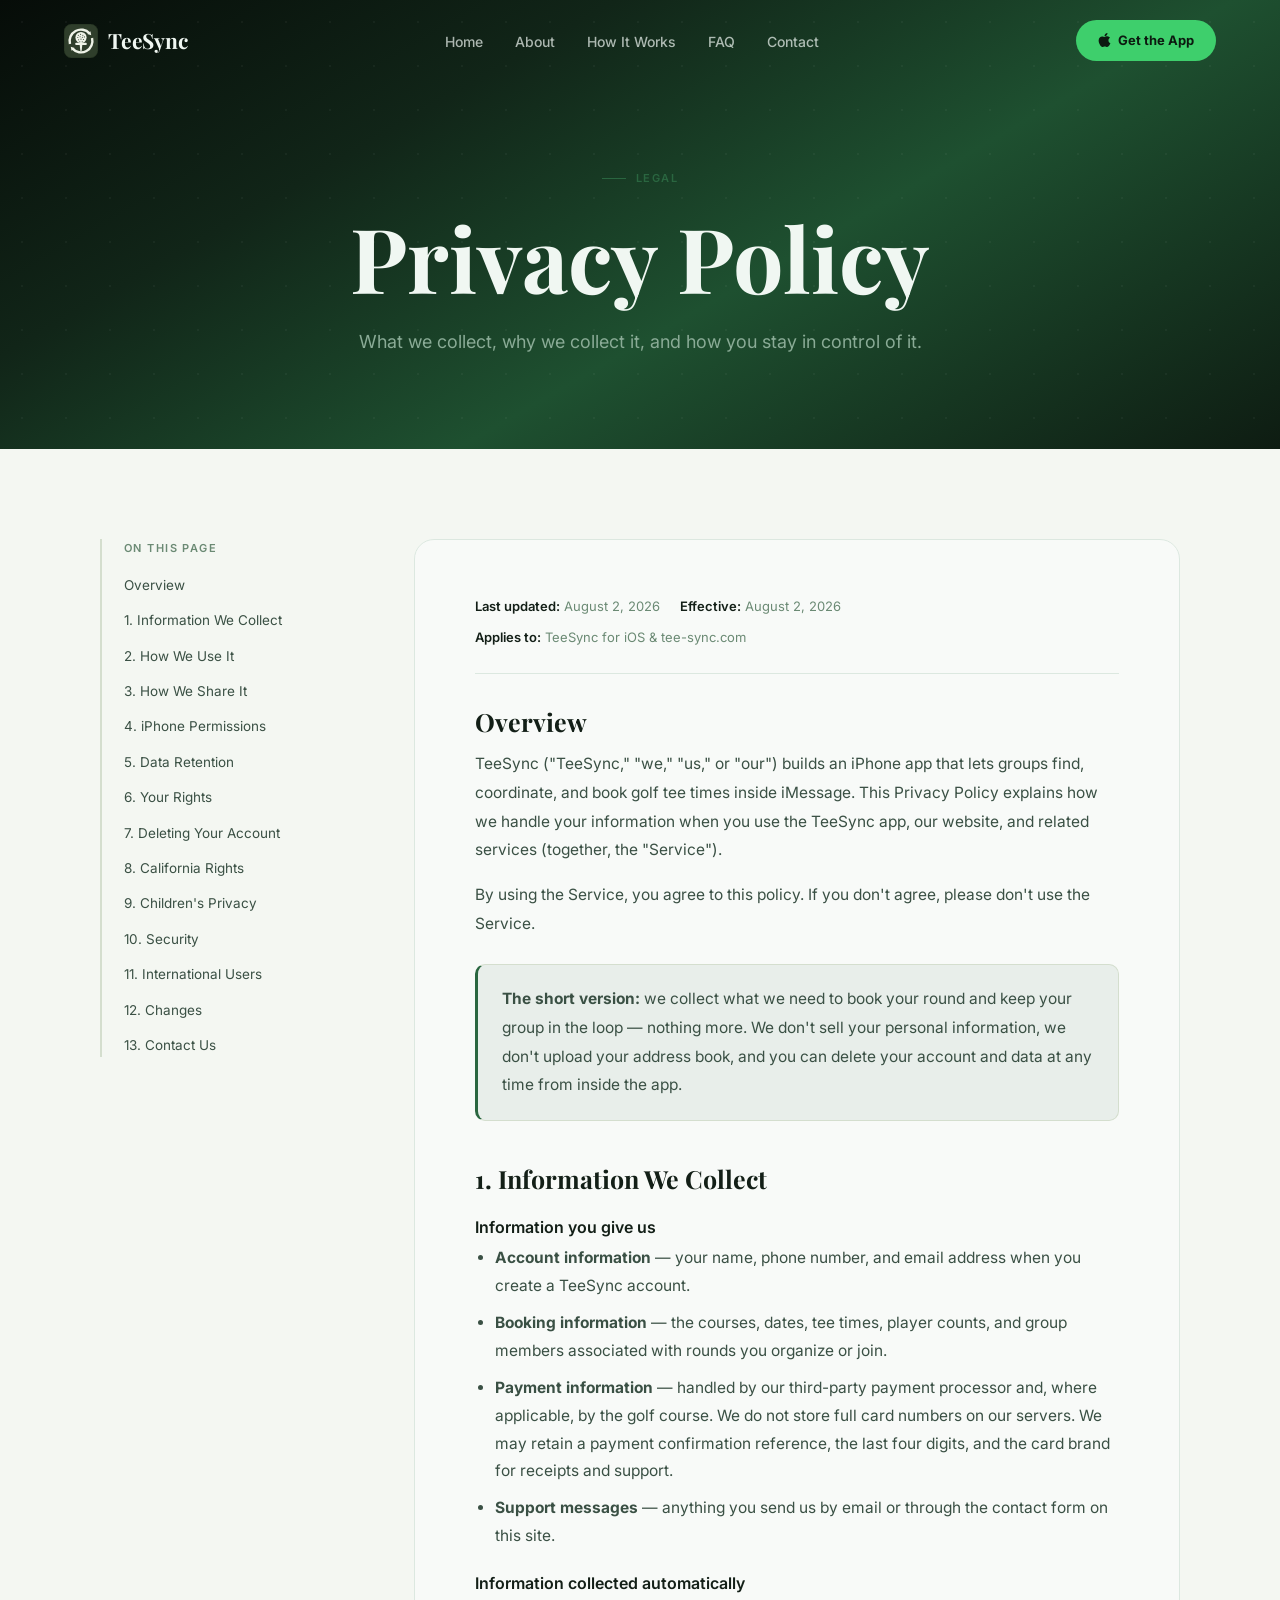
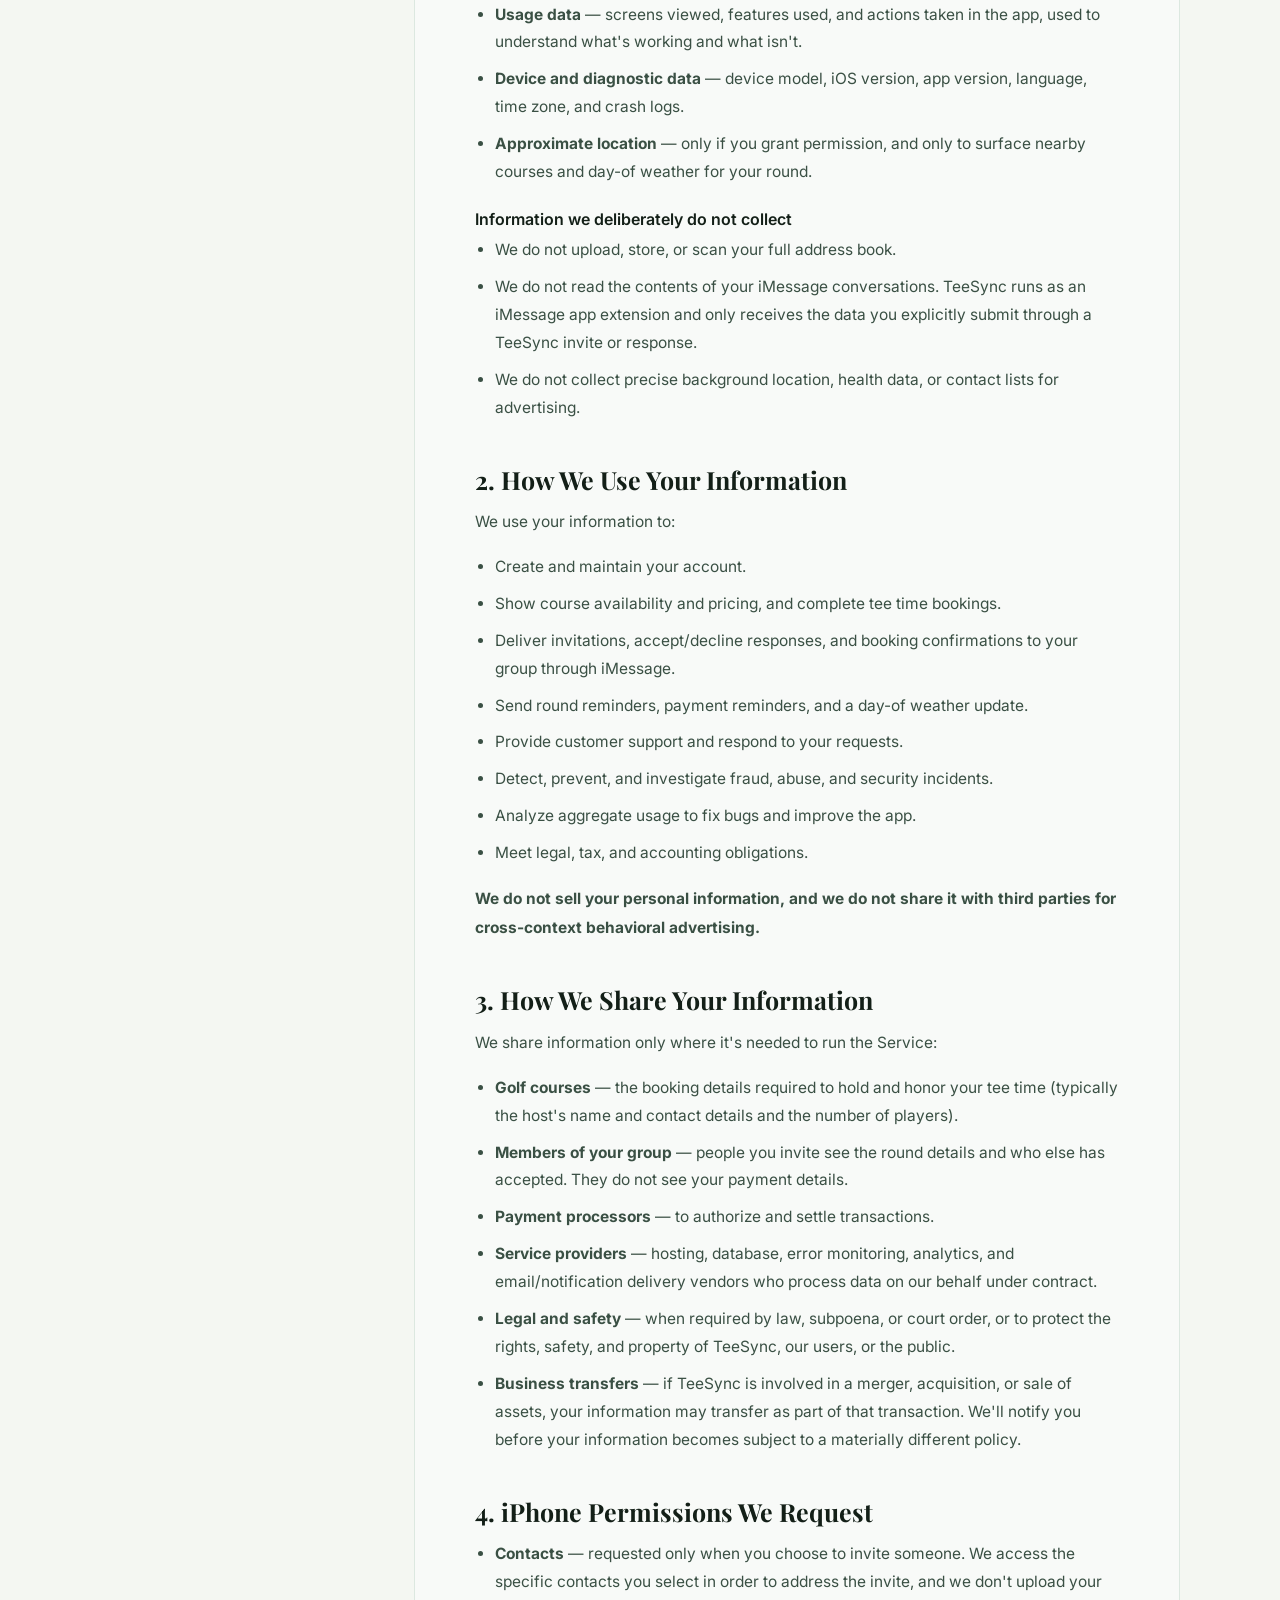
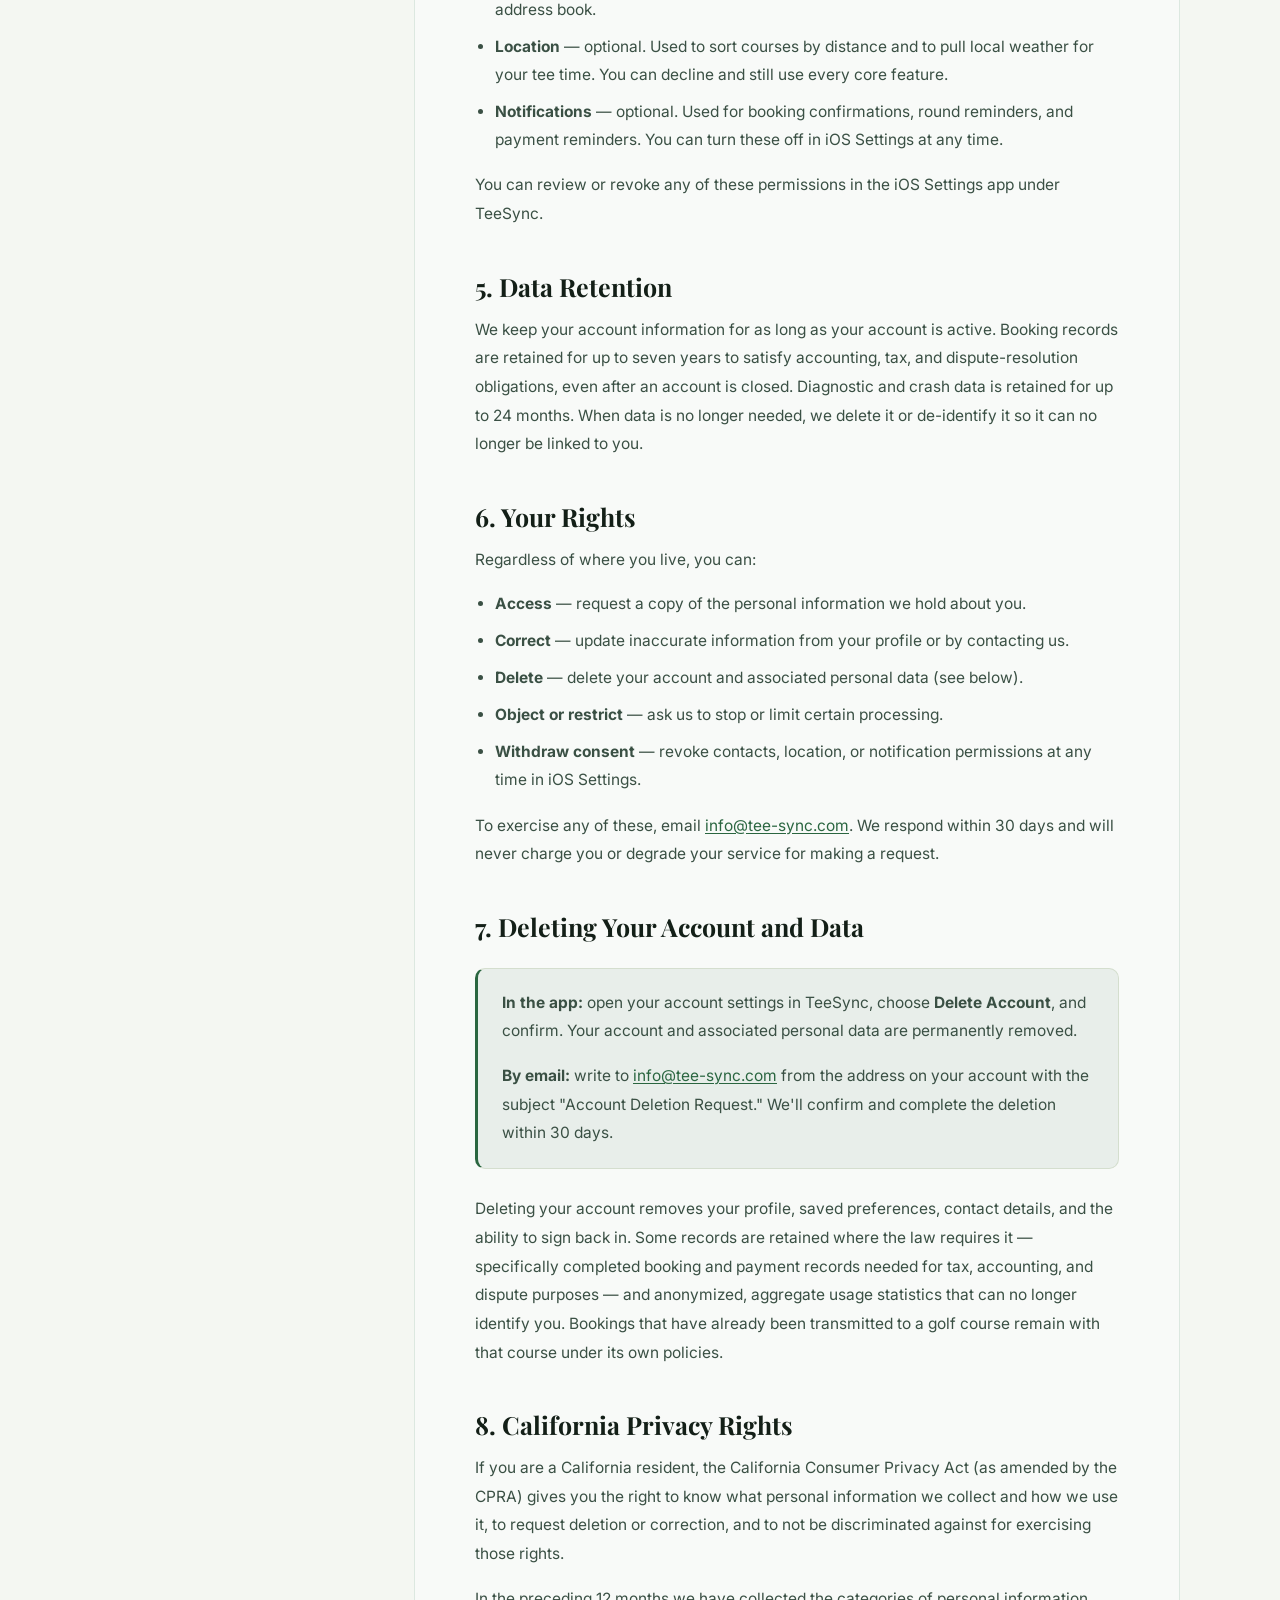
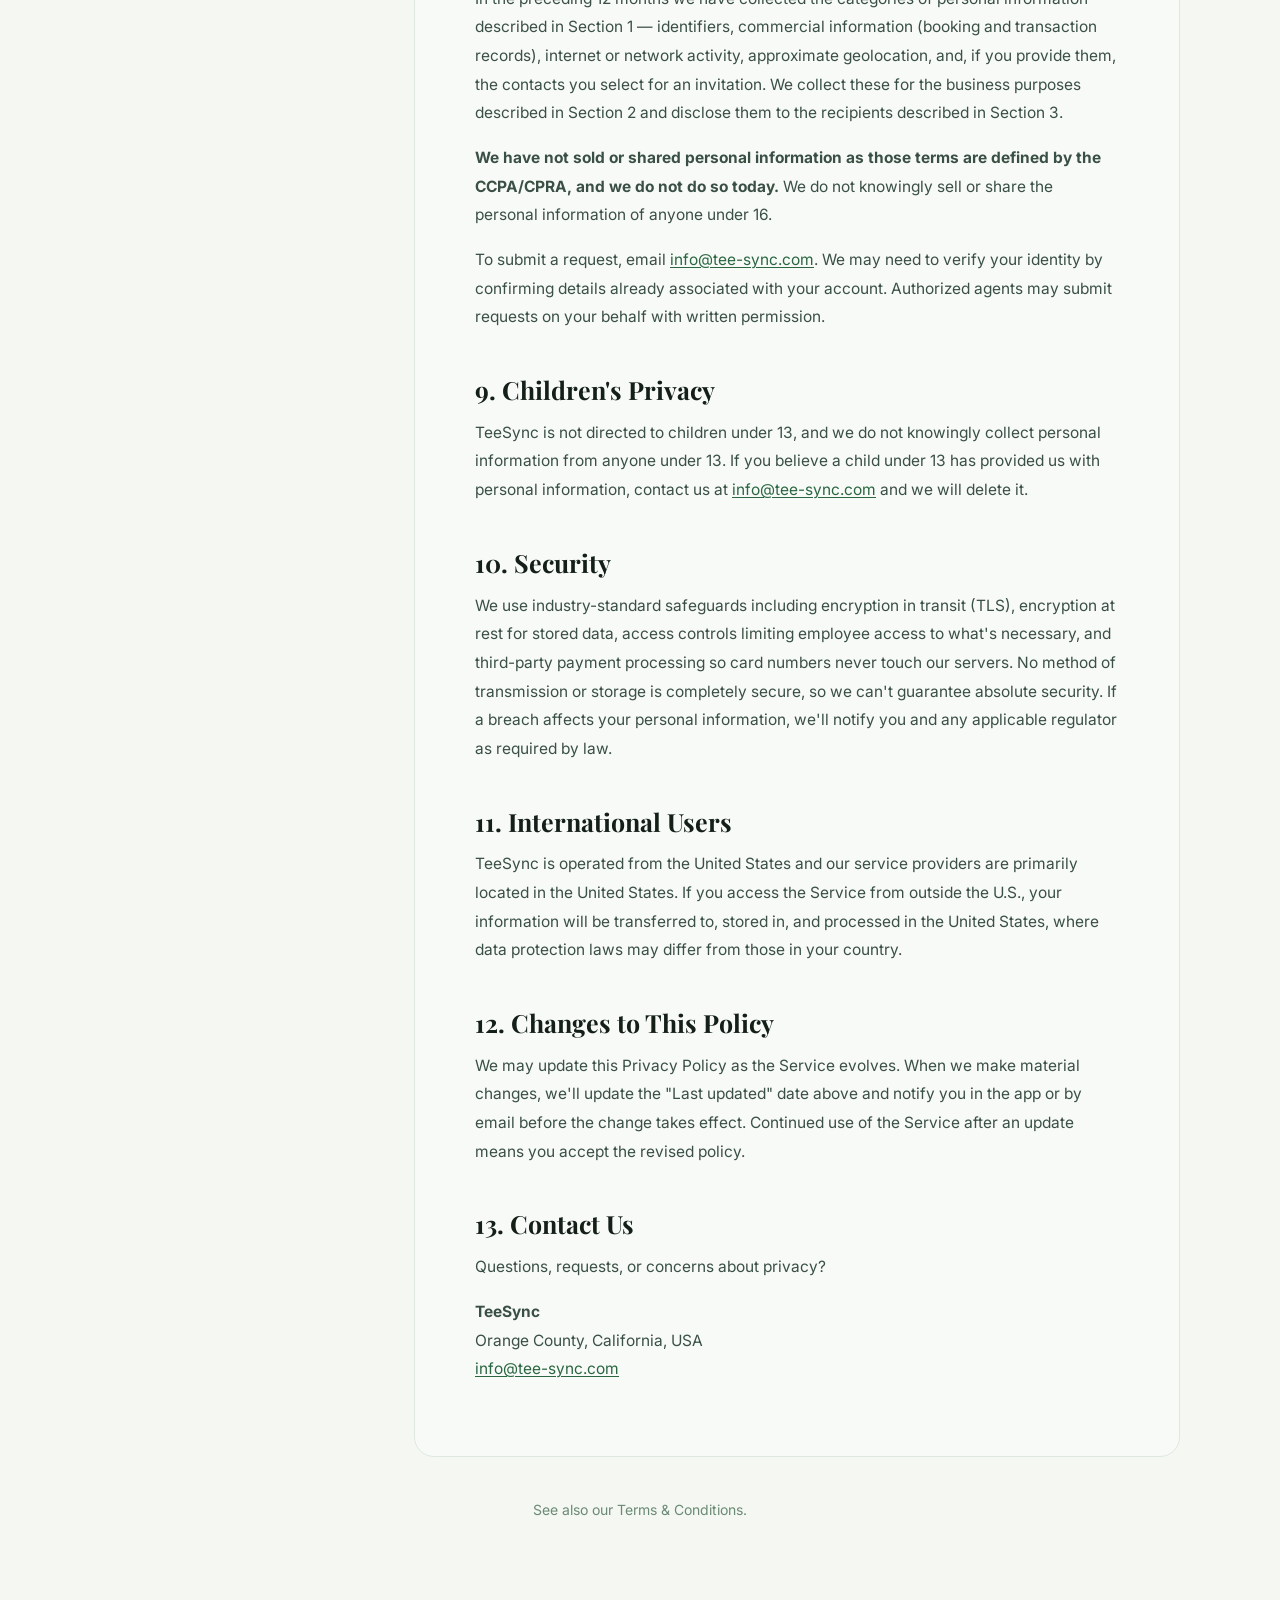
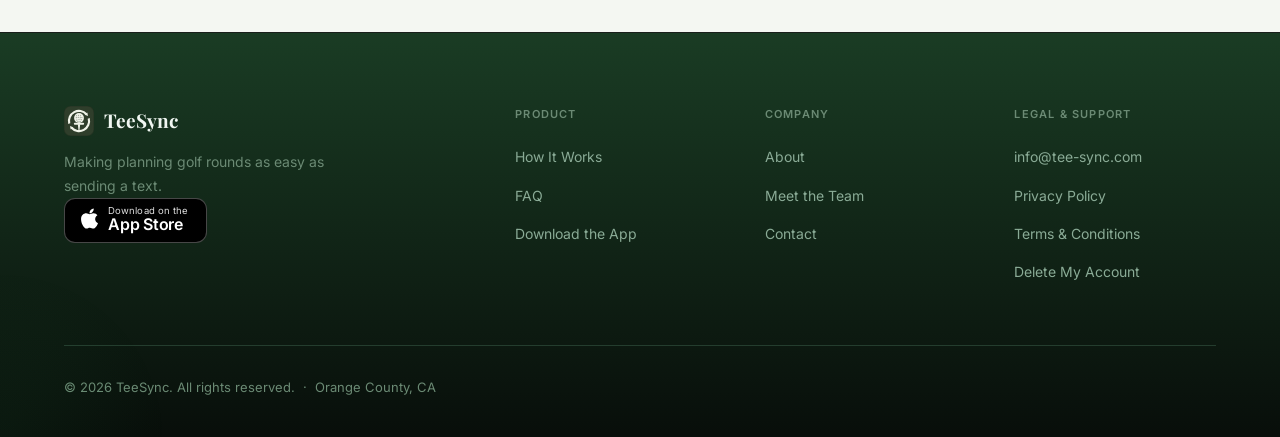
<file: privacy.html>
<!DOCTYPE html>
<html lang="en">
<head>
  <meta charset="UTF-8">
  <meta name="viewport" content="width=device-width, initial-scale=1.0">
  <title>Privacy Policy — TeeSync</title>
  <meta name="description" content="How TeeSync collects, uses, shares, and protects your information — and how to access or delete your data.">
  <link rel="canonical" href="https://tee-sync.com/privacy.html">
  <meta name="theme-color" content="#122018">
  <meta name="apple-itunes-app" content="app-id=6763915366">
  <meta property="og:type" content="article">
  <meta property="og:title" content="Privacy Policy — TeeSync">
  <meta property="og:description" content="How TeeSync collects, uses, shares, and protects your information.">
  <meta property="og:image" content="https://tee-sync.com/images/og-image.png">
  <meta name="twitter:card" content="summary_large_image">
  <link rel="stylesheet" href="style.css?v=24">
  <link rel="icon" href="logo.svg" type="image/svg+xml">
  <link rel="apple-touch-icon" href="apple-touch-icon.png">
</head>
<body>

  <!-- NAV -->
  <nav class="nav" id="nav">
    <div class="container">
      <div class="nav-inner">
        <a href="index.html" class="nav-logo">
          <img src="logo.svg" alt="" class="nav-logo-icon">
          <span class="nav-logo-text">TeeSync</span>
        </a>
        <ul class="nav-links">
          <li><a href="index.html">Home</a></li>
          <li><a href="about.html">About</a></li>
          <li><a href="how-it-works.html">How It Works</a></li>
          <li><a href="faq.html">FAQ</a></li>
          <li><a href="contact.html">Contact</a></li>
        </ul>
        <div class="nav-right">
          <a href="https://apps.apple.com/app/teesync-ios/id6763915366" target="_blank" rel="noopener" class="nav-waitlist">
            <svg class="apple-glyph" viewBox="0 0 384 512" aria-hidden="true"><path fill="currentColor" d="M318.7 268.7c-.2-36.7 16.4-64.4 50-84.8-18.8-26.9-47.2-41.7-84.7-44.6-35.5-2.8-74.3 20.7-88.5 20.7-15 0-49.4-19.7-76.4-19.7C63.3 141.2 4 184.8 4 273.5q0 39.3 14.4 81.2c12.8 36.7 59 126.7 107.2 125.2 25.2-.6 43-17.9 75.8-17.9 31.8 0 48.3 17.9 76.4 17.9 48.6-.7 90.4-82.5 102.6-119.3-65.2-30.7-61.7-90-61.7-91.9zm-56.6-164.2c27.3-32.4 24.8-61.9 24-72.5-24.1 1.4-52 16.4-67.9 34.9-17.5 19.8-27.8 44.3-25.6 71.9 26.1 2 49.9-11.4 69.5-34.3z"/></svg>
            Get the App
          </a>
        </div>
        <button class="nav-hamburger" id="hamburger" aria-label="Open menu" aria-expanded="false">
          <span></span><span></span><span></span>
        </button>
      </div>
    </div>
  </nav>

  <div class="nav-mobile" id="mobileNav">
    <a href="index.html">Home</a>
    <a href="about.html">About</a>
    <a href="how-it-works.html">How It Works</a>
    <a href="faq.html">FAQ</a>
    <a href="contact.html">Contact</a>
    <a href="https://apps.apple.com/app/teesync-ios/id6763915366" target="_blank" rel="noopener" class="btn-primary">Download Free</a>
  </div>

  <!-- PAGE HERO -->
  <section class="page-hero">
    <div class="container">
      <div class="page-hero-inner">
        <span class="eyebrow">Legal</span>
        <h1>Privacy Policy</h1>
        <p>What we collect, why we collect it, and how you stay in control of it.</p>
      </div>
    </div>
  </section>

  <!-- LEGAL BODY -->
  <section class="legal-section">
    <div class="container">
      <div class="legal-layout">

        <aside class="legal-toc">
          <h4>On This Page</h4>
          <ul>
            <li><a href="#overview">Overview</a></li>
            <li><a href="#collect">1. Information We Collect</a></li>
            <li><a href="#use">2. How We Use It</a></li>
            <li><a href="#share">3. How We Share It</a></li>
            <li><a href="#permissions">4. iPhone Permissions</a></li>
            <li><a href="#retention">5. Data Retention</a></li>
            <li><a href="#rights">6. Your Rights</a></li>
            <li><a href="#deletion">7. Deleting Your Account</a></li>
            <li><a href="#california">8. California Rights</a></li>
            <li><a href="#children">9. Children's Privacy</a></li>
            <li><a href="#security">10. Security</a></li>
            <li><a href="#international">11. International Users</a></li>
            <li><a href="#changes">12. Changes</a></li>
            <li><a href="#contact">13. Contact Us</a></li>
          </ul>
        </aside>

        <div class="legal-body fade-in">
          <div class="legal-meta">
            <span><strong>Last updated:</strong> August 2, 2026</span>
            <span><strong>Effective:</strong> August 2, 2026</span>
            <span><strong>Applies to:</strong> TeeSync for iOS &amp; tee-sync.com</span>
          </div>

          <h2 id="overview">Overview</h2>
          <p>TeeSync ("TeeSync," "we," "us," or "our") builds an iPhone app that lets groups find, coordinate, and book golf tee times inside iMessage. This Privacy Policy explains how we handle your information when you use the TeeSync app, our website, and related services (together, the "Service").</p>
          <p>By using the Service, you agree to this policy. If you don't agree, please don't use the Service.</p>

          <div class="legal-callout">
            <p><strong>The short version:</strong> we collect what we need to book your round and keep your group in the loop — nothing more. We don't sell your personal information, we don't upload your address book, and you can delete your account and data at any time from inside the app.</p>
          </div>

          <h2 id="collect">1. Information We Collect</h2>

          <h3>Information you give us</h3>
          <ul>
            <li><strong>Account information</strong> — your name, phone number, and email address when you create a TeeSync account.</li>
            <li><strong>Booking information</strong> — the courses, dates, tee times, player counts, and group members associated with rounds you organize or join.</li>
            <li><strong>Payment information</strong> — handled by our third-party payment processor and, where applicable, by the golf course. We do not store full card numbers on our servers. We may retain a payment confirmation reference, the last four digits, and the card brand for receipts and support.</li>
            <li><strong>Support messages</strong> — anything you send us by email or through the contact form on this site.</li>
          </ul>

          <h3>Information collected automatically</h3>
          <ul>
            <li><strong>Usage data</strong> — screens viewed, features used, and actions taken in the app, used to understand what's working and what isn't.</li>
            <li><strong>Device and diagnostic data</strong> — device model, iOS version, app version, language, time zone, and crash logs.</li>
            <li><strong>Approximate location</strong> — only if you grant permission, and only to surface nearby courses and day-of weather for your round.</li>
          </ul>

          <h3>Information we deliberately do not collect</h3>
          <ul>
            <li>We do not upload, store, or scan your full address book.</li>
            <li>We do not read the contents of your iMessage conversations. TeeSync runs as an iMessage app extension and only receives the data you explicitly submit through a TeeSync invite or response.</li>
            <li>We do not collect precise background location, health data, or contact lists for advertising.</li>
          </ul>

          <h2 id="use">2. How We Use Your Information</h2>
          <p>We use your information to:</p>
          <ul>
            <li>Create and maintain your account.</li>
            <li>Show course availability and pricing, and complete tee time bookings.</li>
            <li>Deliver invitations, accept/decline responses, and booking confirmations to your group through iMessage.</li>
            <li>Send round reminders, payment reminders, and a day-of weather update.</li>
            <li>Provide customer support and respond to your requests.</li>
            <li>Detect, prevent, and investigate fraud, abuse, and security incidents.</li>
            <li>Analyze aggregate usage to fix bugs and improve the app.</li>
            <li>Meet legal, tax, and accounting obligations.</li>
          </ul>
          <p><strong>We do not sell your personal information, and we do not share it with third parties for cross-context behavioral advertising.</strong></p>

          <h2 id="share">3. How We Share Your Information</h2>
          <p>We share information only where it's needed to run the Service:</p>
          <ul>
            <li><strong>Golf courses</strong> — the booking details required to hold and honor your tee time (typically the host's name and contact details and the number of players).</li>
            <li><strong>Members of your group</strong> — people you invite see the round details and who else has accepted. They do not see your payment details.</li>
            <li><strong>Payment processors</strong> — to authorize and settle transactions.</li>
            <li><strong>Service providers</strong> — hosting, database, error monitoring, analytics, and email/notification delivery vendors who process data on our behalf under contract.</li>
            <li><strong>Legal and safety</strong> — when required by law, subpoena, or court order, or to protect the rights, safety, and property of TeeSync, our users, or the public.</li>
            <li><strong>Business transfers</strong> — if TeeSync is involved in a merger, acquisition, or sale of assets, your information may transfer as part of that transaction. We'll notify you before your information becomes subject to a materially different policy.</li>
          </ul>

          <h2 id="permissions">4. iPhone Permissions We Request</h2>
          <ul>
            <li><strong>Contacts</strong> — requested only when you choose to invite someone. We access the specific contacts you select in order to address the invite, and we don't upload your address book.</li>
            <li><strong>Location</strong> — optional. Used to sort courses by distance and to pull local weather for your tee time. You can decline and still use every core feature.</li>
            <li><strong>Notifications</strong> — optional. Used for booking confirmations, round reminders, and payment reminders. You can turn these off in iOS Settings at any time.</li>
          </ul>
          <p>You can review or revoke any of these permissions in the iOS Settings app under TeeSync.</p>

          <h2 id="retention">5. Data Retention</h2>
          <p>We keep your account information for as long as your account is active. Booking records are retained for up to seven years to satisfy accounting, tax, and dispute-resolution obligations, even after an account is closed. Diagnostic and crash data is retained for up to 24 months. When data is no longer needed, we delete it or de-identify it so it can no longer be linked to you.</p>

          <h2 id="rights">6. Your Rights</h2>
          <p>Regardless of where you live, you can:</p>
          <ul>
            <li><strong>Access</strong> — request a copy of the personal information we hold about you.</li>
            <li><strong>Correct</strong> — update inaccurate information from your profile or by contacting us.</li>
            <li><strong>Delete</strong> — delete your account and associated personal data (see below).</li>
            <li><strong>Object or restrict</strong> — ask us to stop or limit certain processing.</li>
            <li><strong>Withdraw consent</strong> — revoke contacts, location, or notification permissions at any time in iOS Settings.</li>
          </ul>
          <p>To exercise any of these, email <a href="mailto:info@tee-sync.com">info@tee-sync.com</a>. We respond within 30 days and will never charge you or degrade your service for making a request.</p>

          <h2 id="deletion">7. Deleting Your Account and Data</h2>
          <div class="legal-callout">
            <p><strong>In the app:</strong> open your account settings in TeeSync, choose <strong>Delete Account</strong>, and confirm. Your account and associated personal data are permanently removed.</p>
            <p><strong>By email:</strong> write to <a href="mailto:info@tee-sync.com?subject=Account%20Deletion%20Request">info@tee-sync.com</a> from the address on your account with the subject "Account Deletion Request." We'll confirm and complete the deletion within 30 days.</p>
          </div>
          <p>Deleting your account removes your profile, saved preferences, contact details, and the ability to sign back in. Some records are retained where the law requires it — specifically completed booking and payment records needed for tax, accounting, and dispute purposes — and anonymized, aggregate usage statistics that can no longer identify you. Bookings that have already been transmitted to a golf course remain with that course under its own policies.</p>

          <h2 id="california">8. California Privacy Rights</h2>
          <p>If you are a California resident, the California Consumer Privacy Act (as amended by the CPRA) gives you the right to know what personal information we collect and how we use it, to request deletion or correction, and to not be discriminated against for exercising those rights.</p>
          <p>In the preceding 12 months we have collected the categories of personal information described in Section 1 — identifiers, commercial information (booking and transaction records), internet or network activity, approximate geolocation, and, if you provide them, the contacts you select for an invitation. We collect these for the business purposes described in Section 2 and disclose them to the recipients described in Section 3.</p>
          <p><strong>We have not sold or shared personal information as those terms are defined by the CCPA/CPRA, and we do not do so today.</strong> We do not knowingly sell or share the personal information of anyone under 16.</p>
          <p>To submit a request, email <a href="mailto:info@tee-sync.com">info@tee-sync.com</a>. We may need to verify your identity by confirming details already associated with your account. Authorized agents may submit requests on your behalf with written permission.</p>

          <h2 id="children">9. Children's Privacy</h2>
          <p>TeeSync is not directed to children under 13, and we do not knowingly collect personal information from anyone under 13. If you believe a child under 13 has provided us with personal information, contact us at <a href="mailto:info@tee-sync.com">info@tee-sync.com</a> and we will delete it.</p>

          <h2 id="security">10. Security</h2>
          <p>We use industry-standard safeguards including encryption in transit (TLS), encryption at rest for stored data, access controls limiting employee access to what's necessary, and third-party payment processing so card numbers never touch our servers. No method of transmission or storage is completely secure, so we can't guarantee absolute security. If a breach affects your personal information, we'll notify you and any applicable regulator as required by law.</p>

          <h2 id="international">11. International Users</h2>
          <p>TeeSync is operated from the United States and our service providers are primarily located in the United States. If you access the Service from outside the U.S., your information will be transferred to, stored in, and processed in the United States, where data protection laws may differ from those in your country.</p>

          <h2 id="changes">12. Changes to This Policy</h2>
          <p>We may update this Privacy Policy as the Service evolves. When we make material changes, we'll update the "Last updated" date above and notify you in the app or by email before the change takes effect. Continued use of the Service after an update means you accept the revised policy.</p>

          <h2 id="contact">13. Contact Us</h2>
          <p>Questions, requests, or concerns about privacy?</p>
          <p>
            <strong>TeeSync</strong><br>
            Orange County, California, USA<br>
            <a href="mailto:info@tee-sync.com">info@tee-sync.com</a>
          </p>
        </div>
      </div>

      <p class="legal-footer-note">See also our <a href="terms.html">Terms &amp; Conditions</a>.</p>
    </div>
  </section>

  <!-- FOOTER -->
  <footer class="footer">
    <div class="container">
      <div class="footer-inner">
        <div class="footer-brand">
          <div class="footer-brand-logo">
            <img src="logo.svg" alt="" class="footer-brand-logo-icon">
            <span class="footer-brand-logo-text">TeeSync</span>
          </div>
          <p>Making planning golf rounds as easy as sending a text.</p>
          <a href="https://apps.apple.com/app/teesync-ios/id6763915366" target="_blank" rel="noopener" class="btn-appstore btn-appstore-sm">
            <svg class="btn-appstore-glyph" viewBox="0 0 384 512" aria-hidden="true"><path fill="currentColor" d="M318.7 268.7c-.2-36.7 16.4-64.4 50-84.8-18.8-26.9-47.2-41.7-84.7-44.6-35.5-2.8-74.3 20.7-88.5 20.7-15 0-49.4-19.7-76.4-19.7C63.3 141.2 4 184.8 4 273.5q0 39.3 14.4 81.2c12.8 36.7 59 126.7 107.2 125.2 25.2-.6 43-17.9 75.8-17.9 31.8 0 48.3 17.9 76.4 17.9 48.6-.7 90.4-82.5 102.6-119.3-65.2-30.7-61.7-90-61.7-91.9zm-56.6-164.2c27.3-32.4 24.8-61.9 24-72.5-24.1 1.4-52 16.4-67.9 34.9-17.5 19.8-27.8 44.3-25.6 71.9 26.1 2 49.9-11.4 69.5-34.3z"/></svg>
            <span class="btn-appstore-text">
              <small>Download on the</small>
              <strong>App Store</strong>
            </span>
          </a>
        </div>
        <div class="footer-col">
          <h4>Product</h4>
          <ul>
            <li><a href="how-it-works.html">How It Works</a></li>
            <li><a href="faq.html">FAQ</a></li>
            <li><a href="https://apps.apple.com/app/teesync-ios/id6763915366" target="_blank" rel="noopener">Download the App</a></li>
          </ul>
        </div>
        <div class="footer-col">
          <h4>Company</h4>
          <ul>
            <li><a href="about.html">About</a></li>
            <li><a href="about.html#team">Meet the Team</a></li>
            <li><a href="contact.html">Contact</a></li>
          </ul>
        </div>
        <div class="footer-col">
          <h4>Legal &amp; Support</h4>
          <ul>
            <li><a href="mailto:info@tee-sync.com">info@tee-sync.com</a></li>
            <li><a href="privacy.html">Privacy Policy</a></li>
            <li><a href="terms.html">Terms &amp; Conditions</a></li>
            <li><a href="privacy.html#deletion">Delete My Account</a></li>
          </ul>
        </div>
      </div>
      <div class="footer-bottom">
        <p>© 2026 TeeSync. All rights reserved. &nbsp;·&nbsp; Orange County, CA</p>
      </div>
    </div>
  </footer>

  <script src="main.js?v=24"></script>
</body>
</html>
</file>
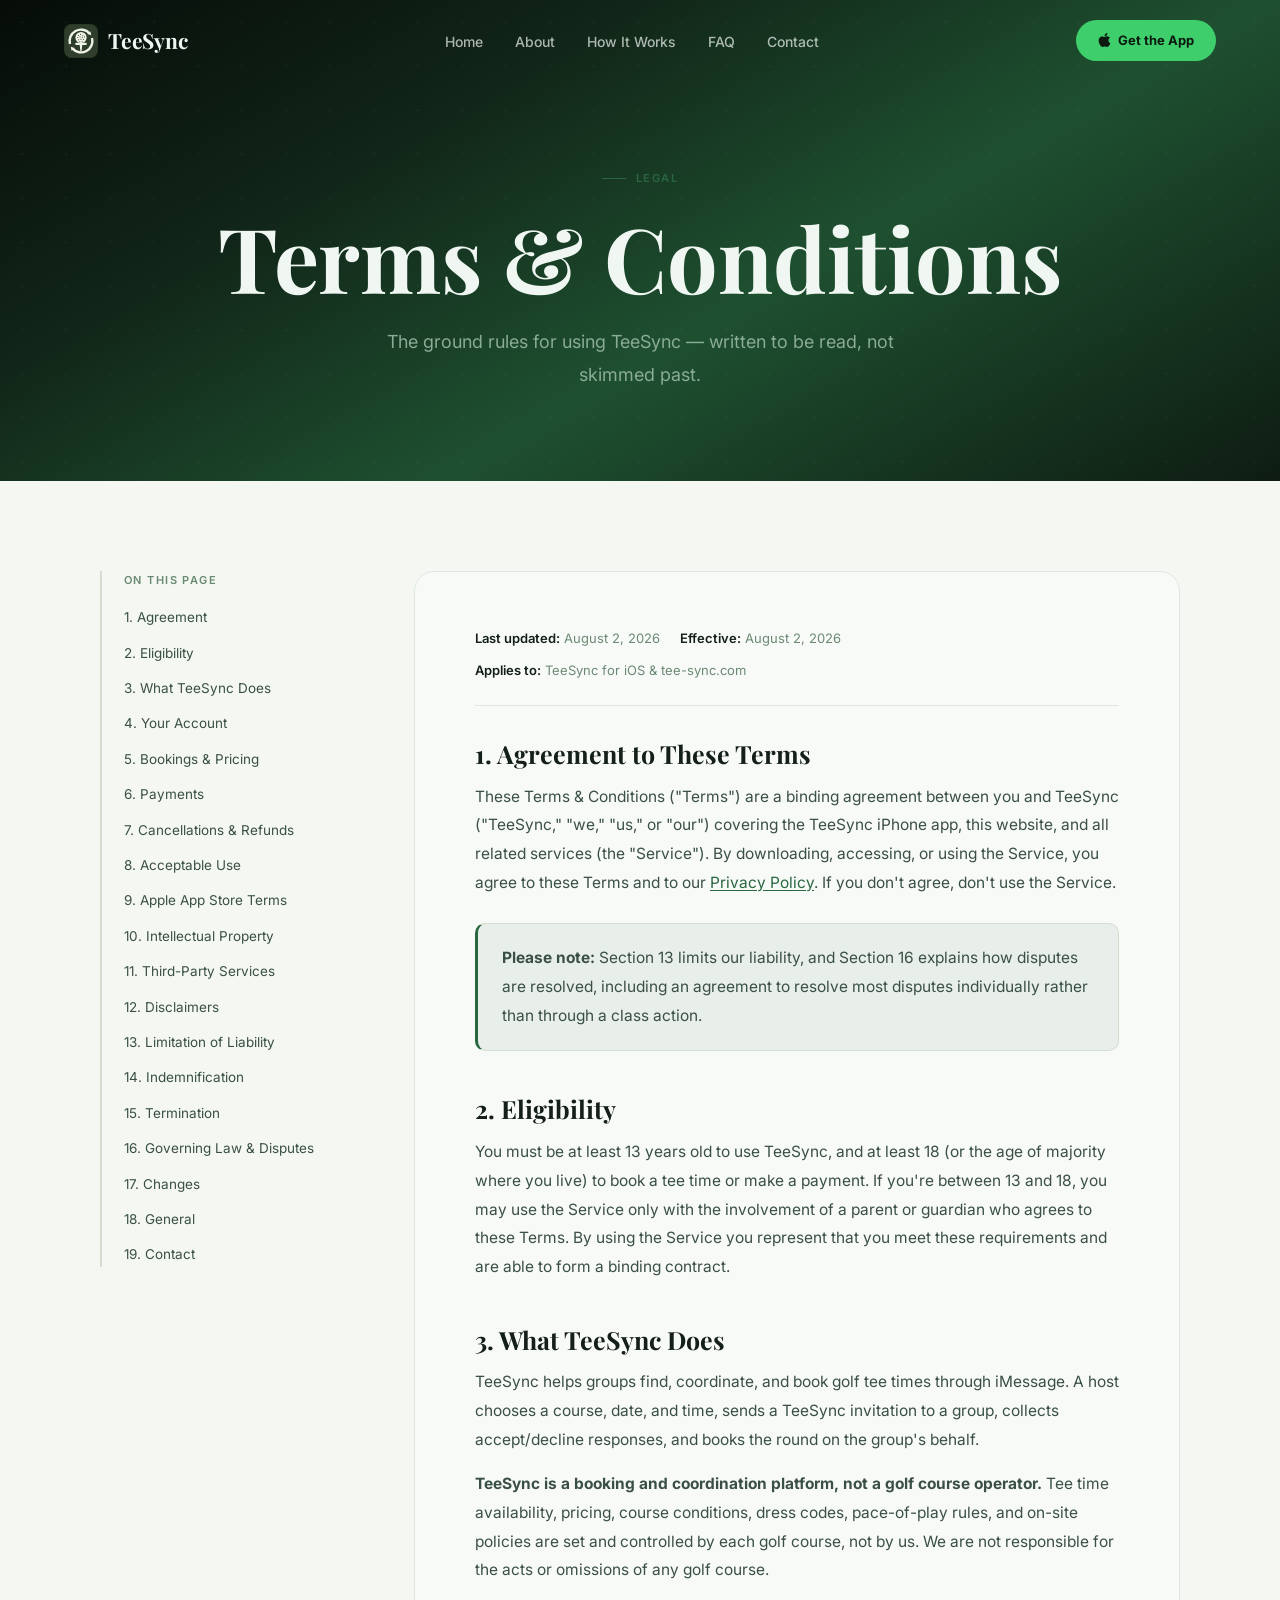
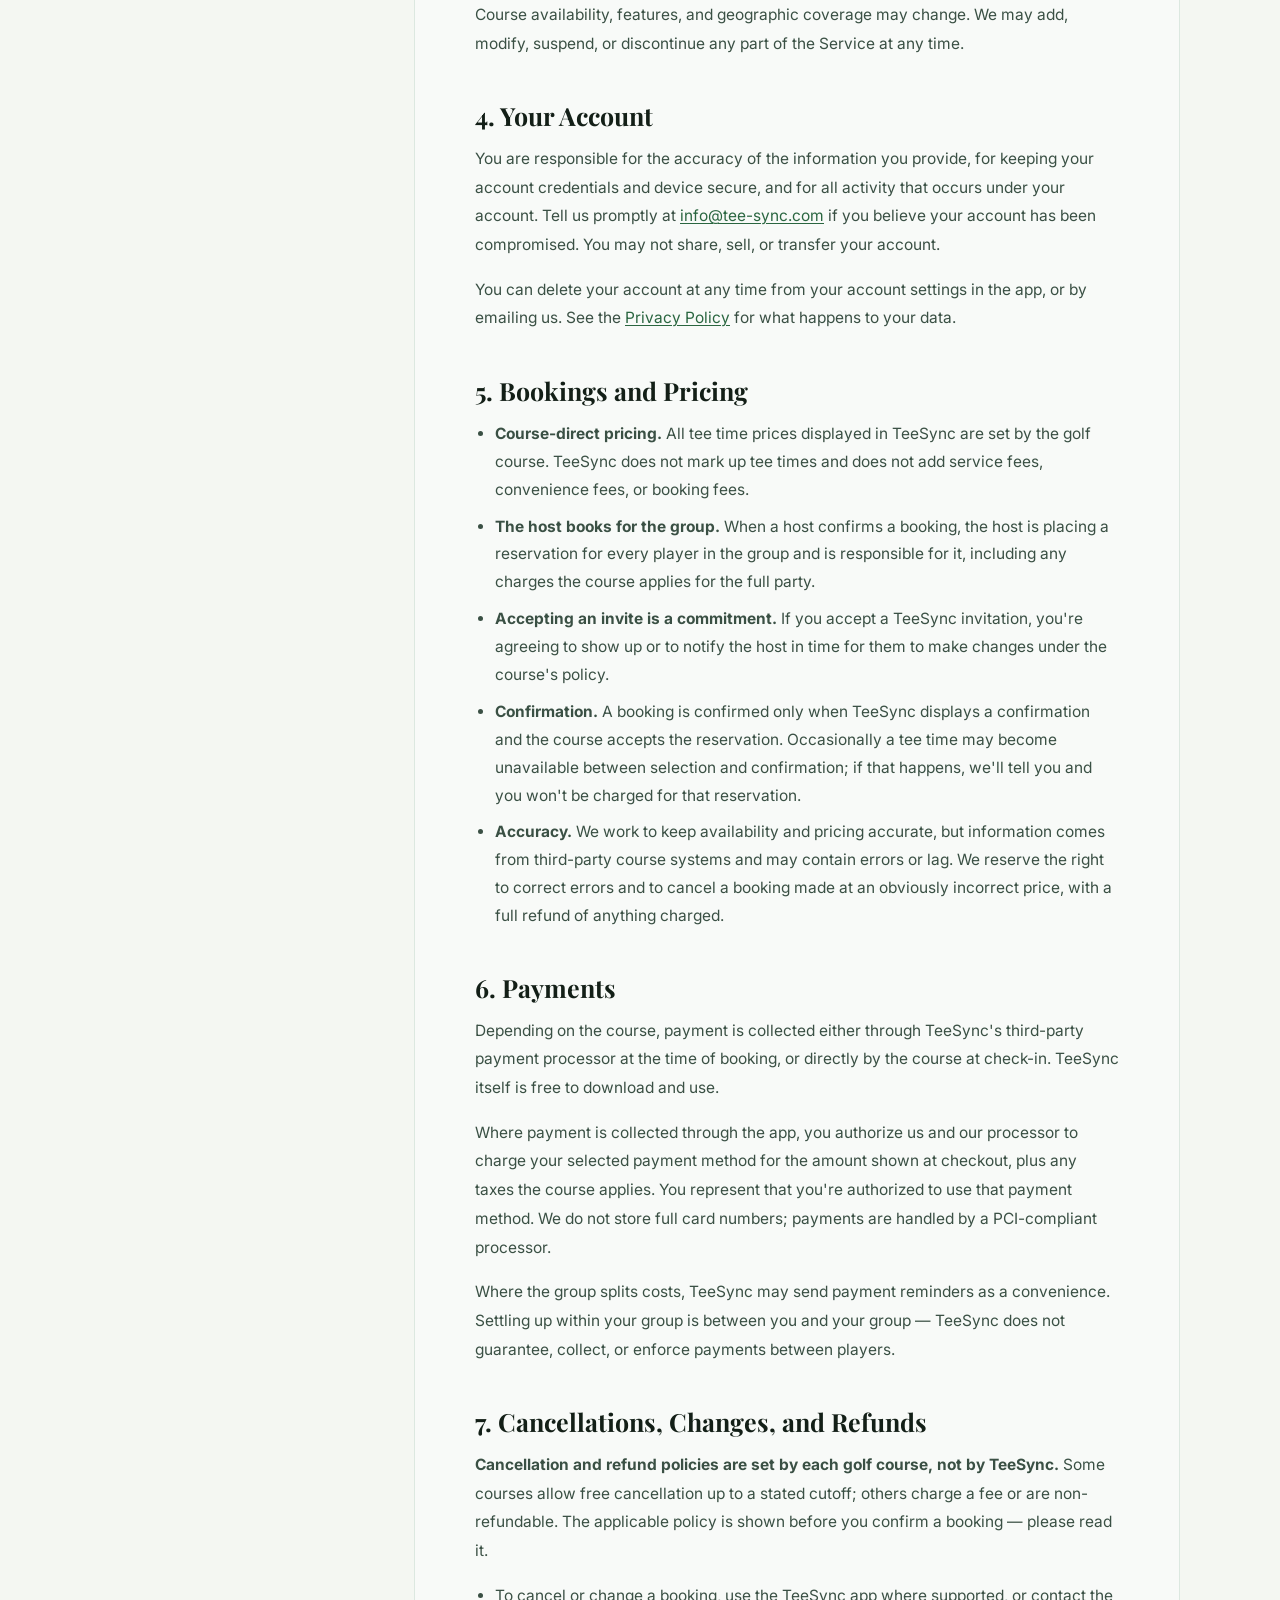
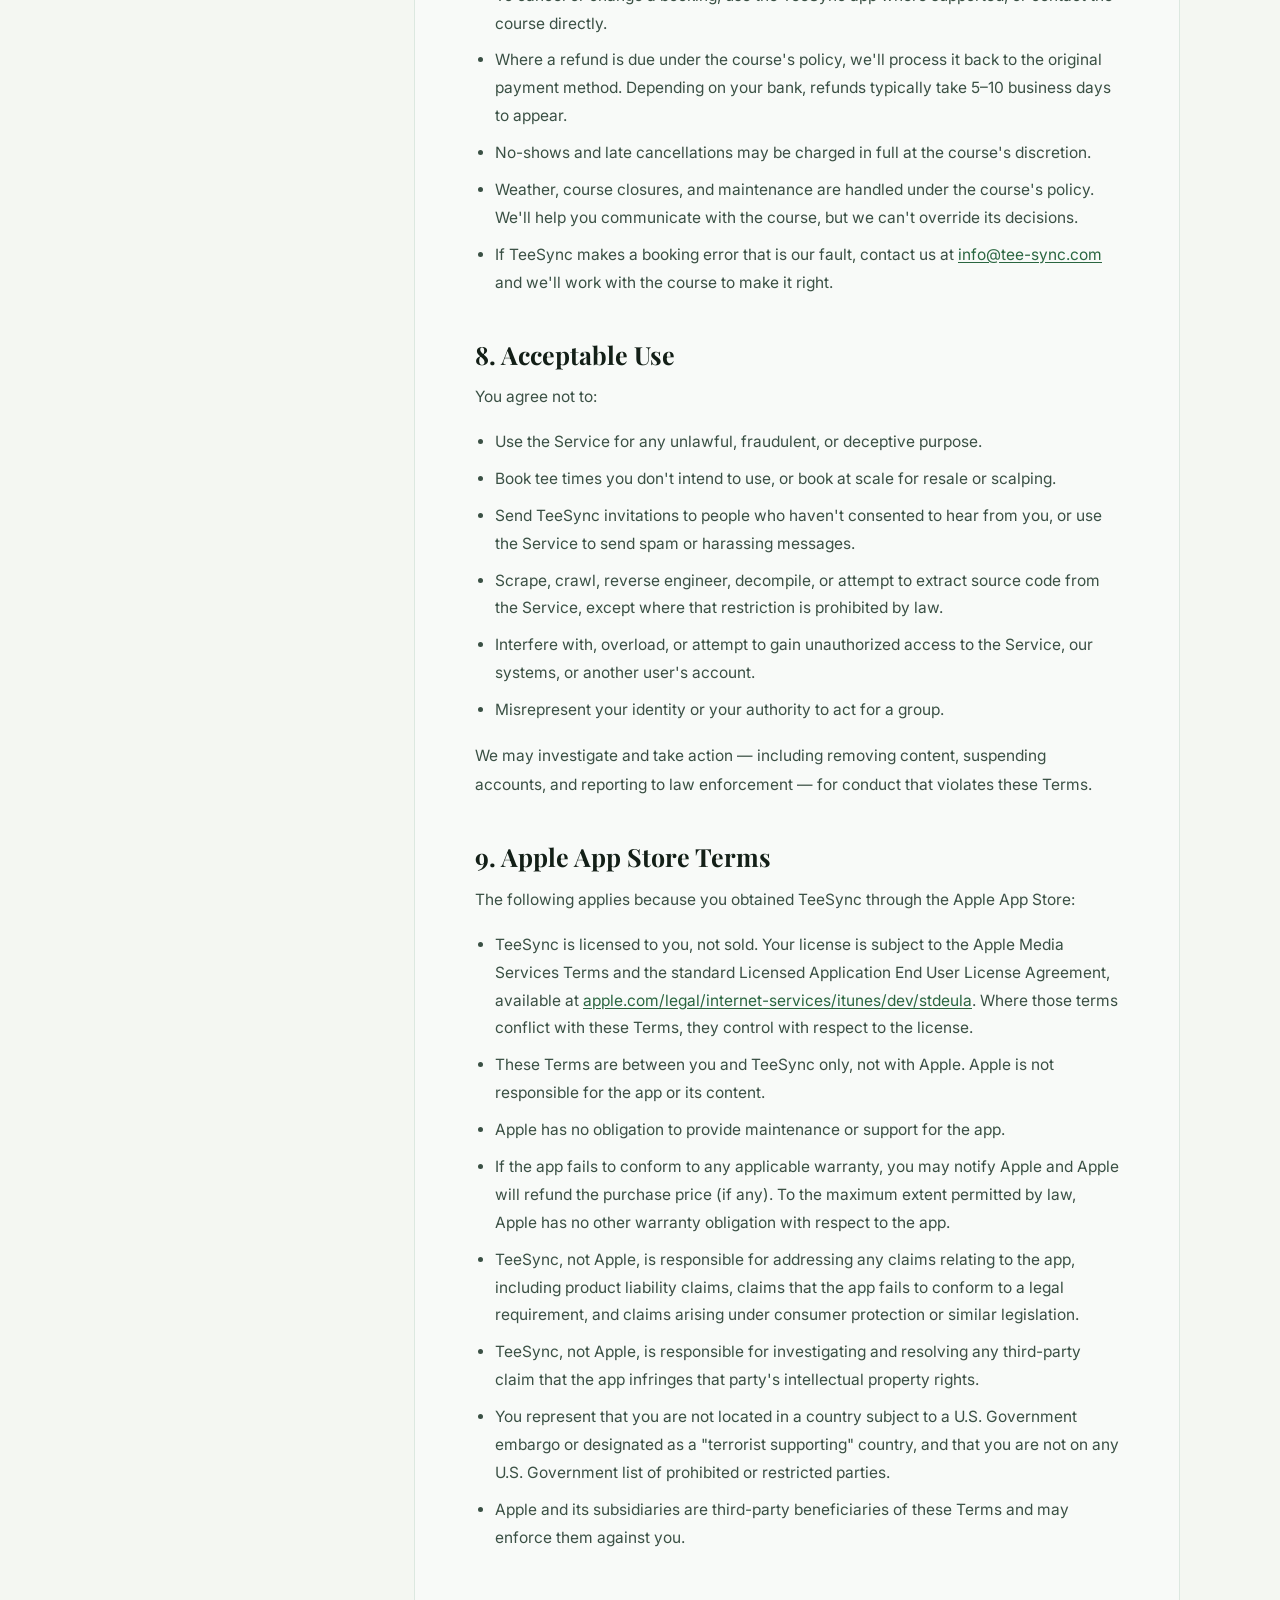
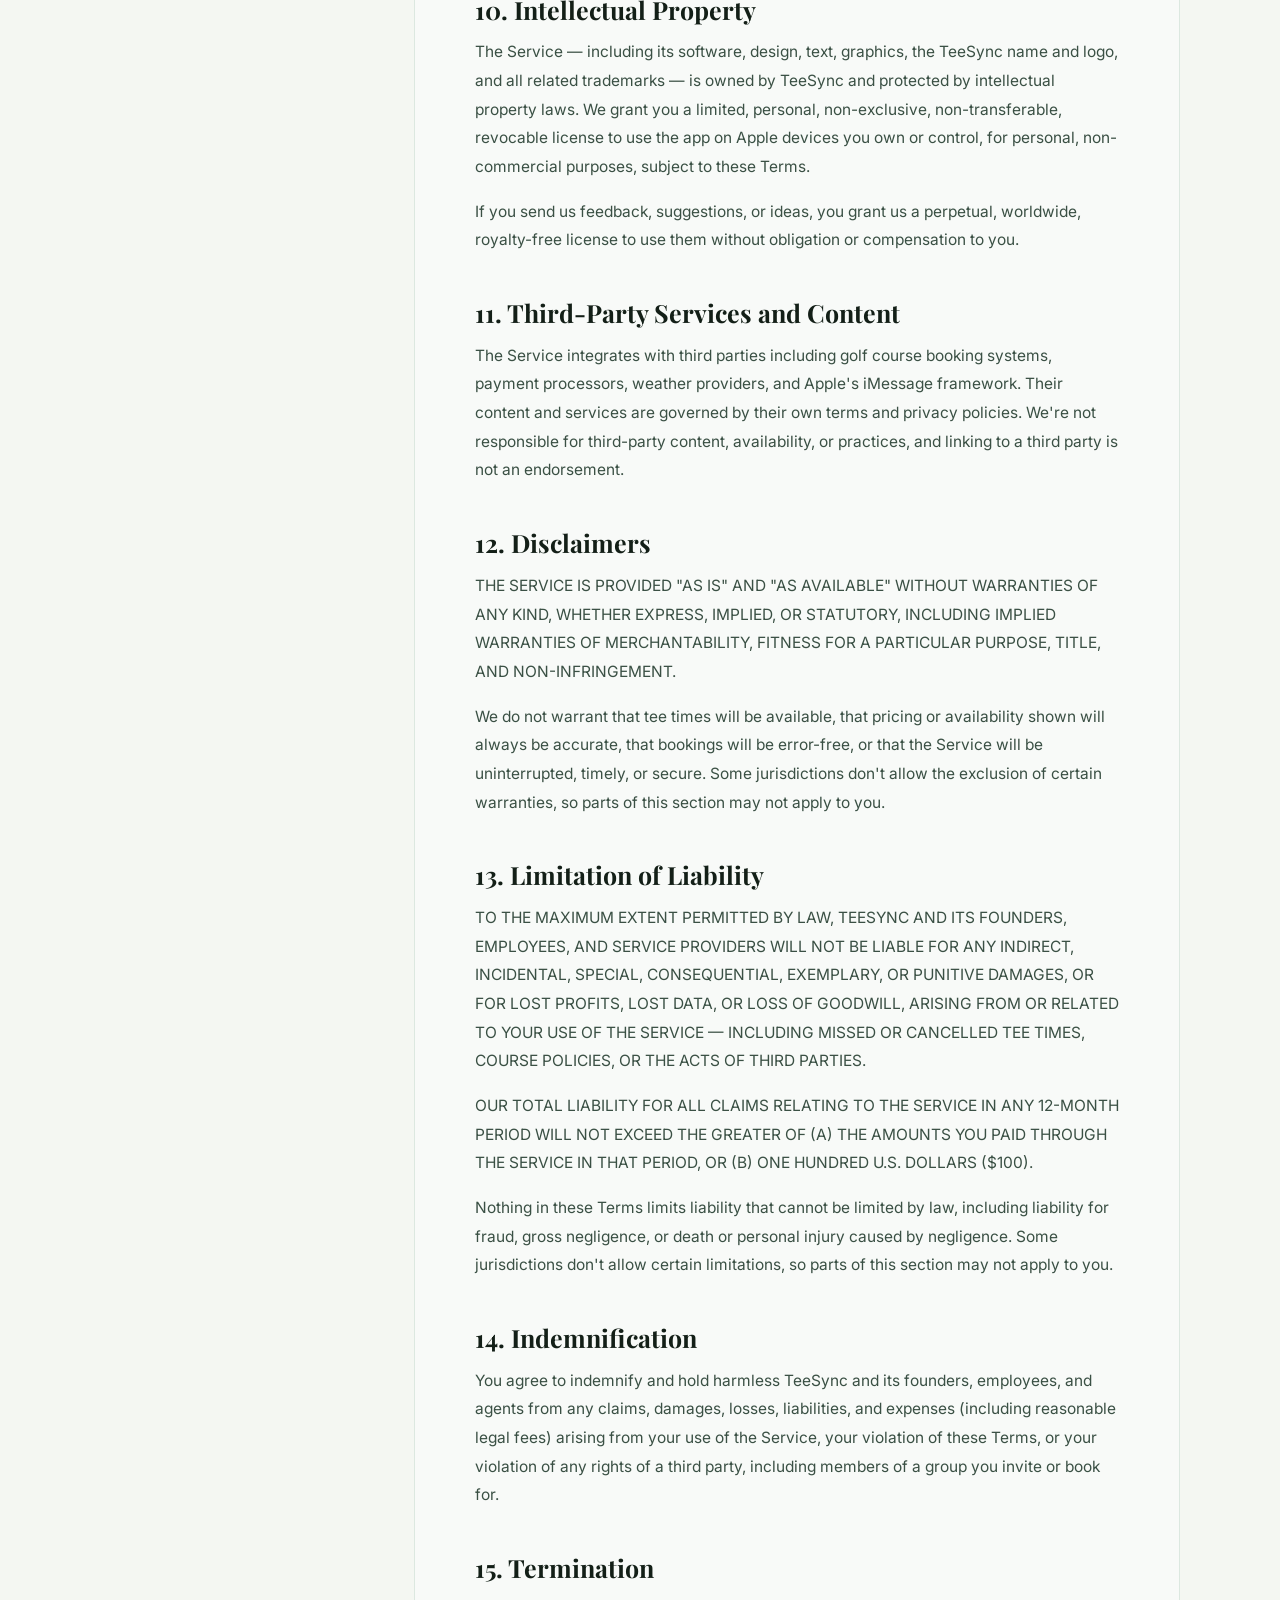
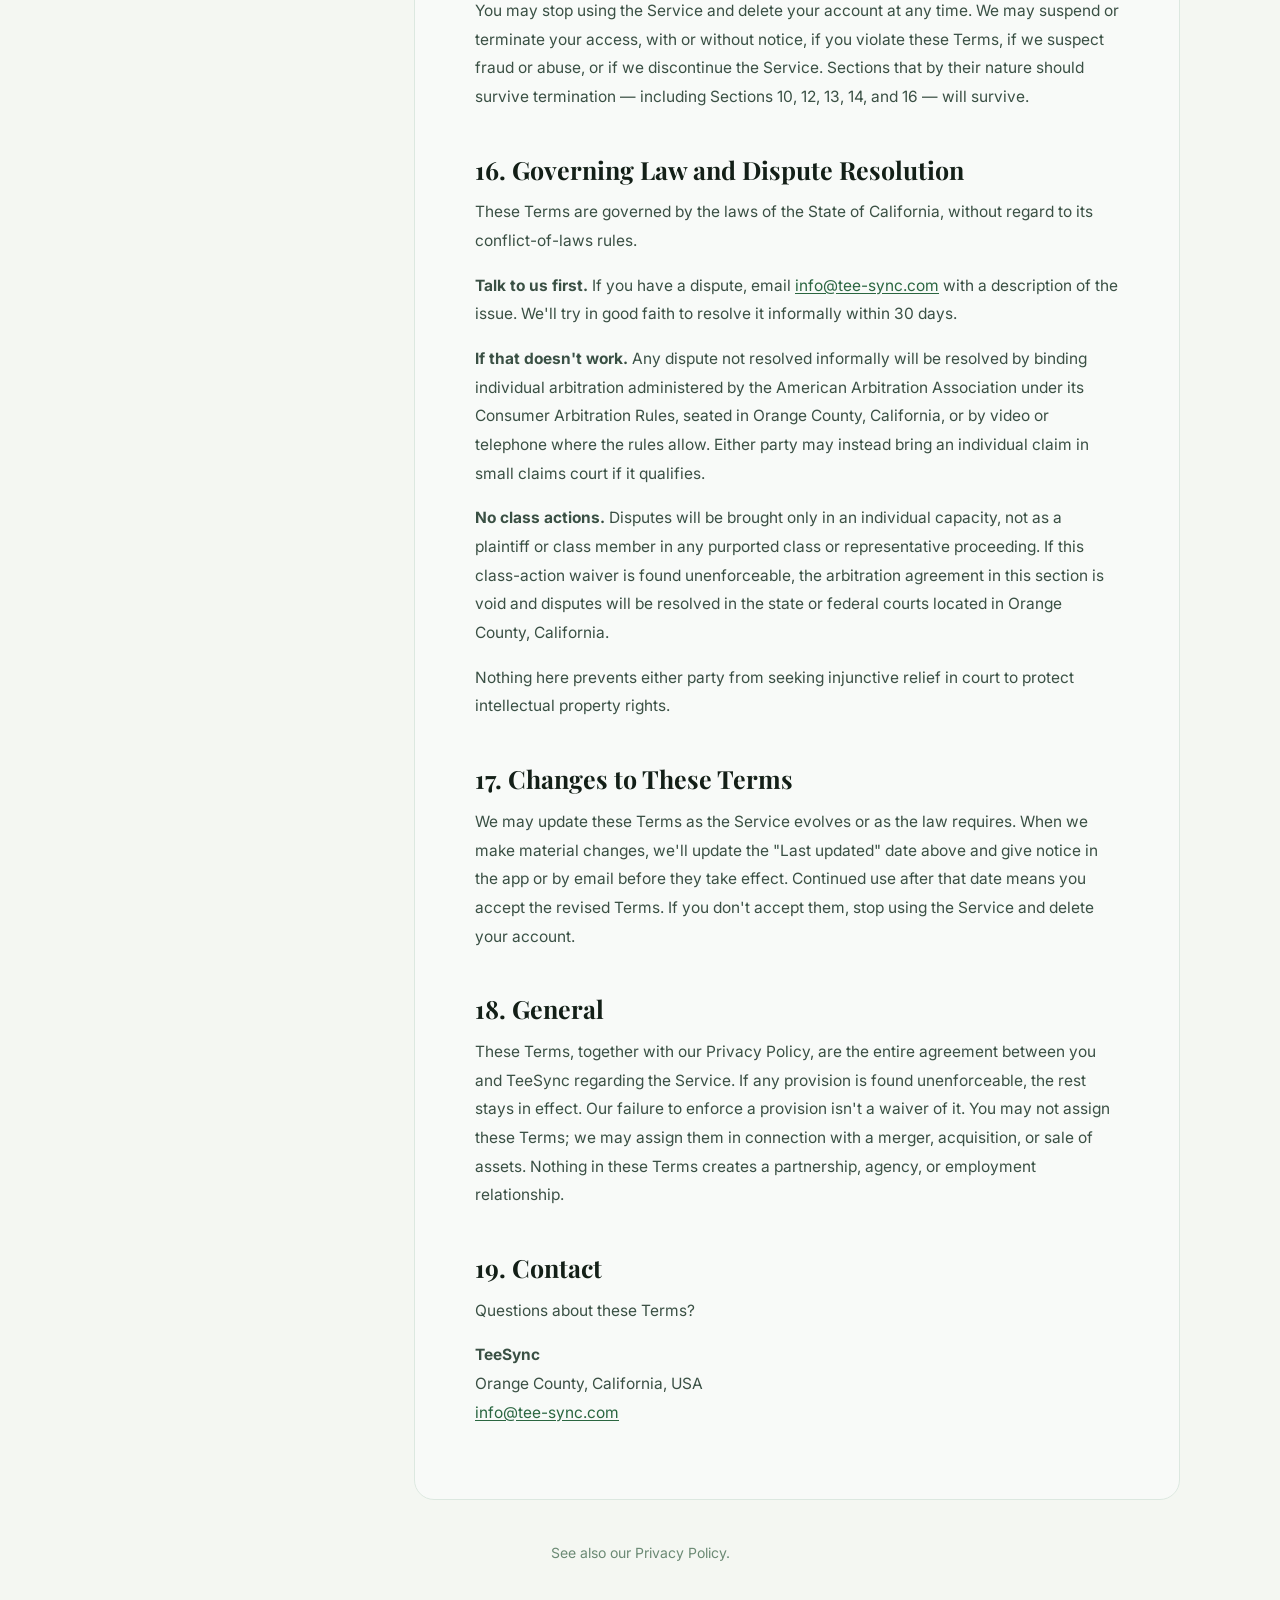
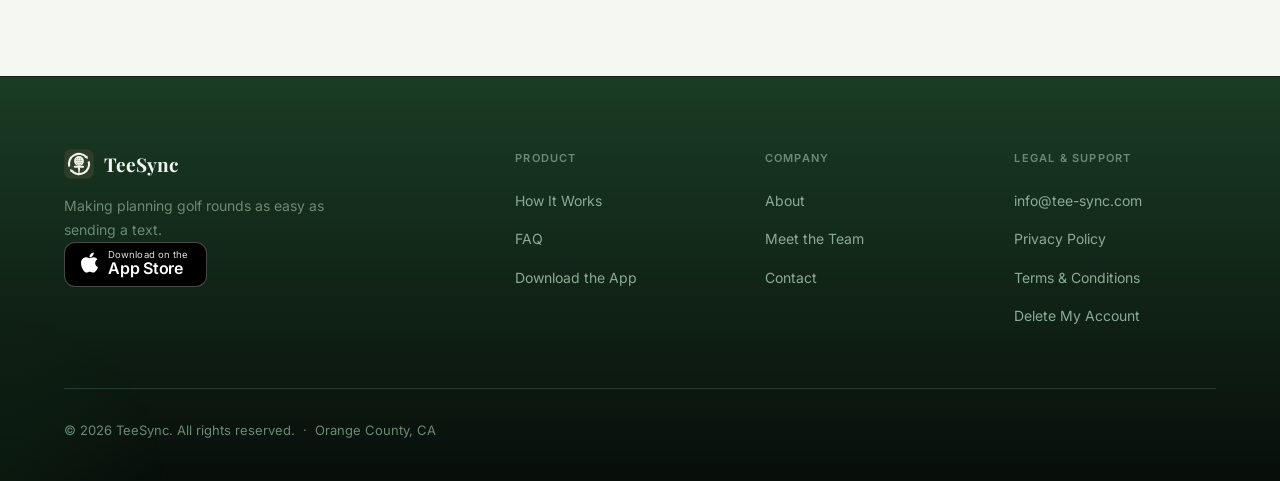
<file: terms.html>
<!DOCTYPE html>
<html lang="en">
<head>
  <meta charset="UTF-8">
  <meta name="viewport" content="width=device-width, initial-scale=1.0">
  <title>Terms &amp; Conditions — TeeSync</title>
  <meta name="description" content="The terms that govern your use of the TeeSync app and website, including bookings, payments, cancellations, and Apple App Store terms.">
  <link rel="canonical" href="https://tee-sync.com/terms.html">
  <meta name="theme-color" content="#122018">
  <meta name="apple-itunes-app" content="app-id=6763915366">
  <meta property="og:type" content="article">
  <meta property="og:title" content="Terms &amp; Conditions — TeeSync">
  <meta property="og:description" content="The terms that govern your use of the TeeSync app and website.">
  <meta property="og:image" content="https://tee-sync.com/images/og-image.png">
  <meta name="twitter:card" content="summary_large_image">
  <link rel="stylesheet" href="style.css?v=24">
  <link rel="icon" href="logo.svg" type="image/svg+xml">
  <link rel="apple-touch-icon" href="apple-touch-icon.png">
</head>
<body>

  <!-- NAV -->
  <nav class="nav" id="nav">
    <div class="container">
      <div class="nav-inner">
        <a href="index.html" class="nav-logo">
          <img src="logo.svg" alt="" class="nav-logo-icon">
          <span class="nav-logo-text">TeeSync</span>
        </a>
        <ul class="nav-links">
          <li><a href="index.html">Home</a></li>
          <li><a href="about.html">About</a></li>
          <li><a href="how-it-works.html">How It Works</a></li>
          <li><a href="faq.html">FAQ</a></li>
          <li><a href="contact.html">Contact</a></li>
        </ul>
        <div class="nav-right">
          <a href="https://apps.apple.com/app/teesync-ios/id6763915366" target="_blank" rel="noopener" class="nav-waitlist">
            <svg class="apple-glyph" viewBox="0 0 384 512" aria-hidden="true"><path fill="currentColor" d="M318.7 268.7c-.2-36.7 16.4-64.4 50-84.8-18.8-26.9-47.2-41.7-84.7-44.6-35.5-2.8-74.3 20.7-88.5 20.7-15 0-49.4-19.7-76.4-19.7C63.3 141.2 4 184.8 4 273.5q0 39.3 14.4 81.2c12.8 36.7 59 126.7 107.2 125.2 25.2-.6 43-17.9 75.8-17.9 31.8 0 48.3 17.9 76.4 17.9 48.6-.7 90.4-82.5 102.6-119.3-65.2-30.7-61.7-90-61.7-91.9zm-56.6-164.2c27.3-32.4 24.8-61.9 24-72.5-24.1 1.4-52 16.4-67.9 34.9-17.5 19.8-27.8 44.3-25.6 71.9 26.1 2 49.9-11.4 69.5-34.3z"/></svg>
            Get the App
          </a>
        </div>
        <button class="nav-hamburger" id="hamburger" aria-label="Open menu" aria-expanded="false">
          <span></span><span></span><span></span>
        </button>
      </div>
    </div>
  </nav>

  <div class="nav-mobile" id="mobileNav">
    <a href="index.html">Home</a>
    <a href="about.html">About</a>
    <a href="how-it-works.html">How It Works</a>
    <a href="faq.html">FAQ</a>
    <a href="contact.html">Contact</a>
    <a href="https://apps.apple.com/app/teesync-ios/id6763915366" target="_blank" rel="noopener" class="btn-primary">Download Free</a>
  </div>

  <!-- PAGE HERO -->
  <section class="page-hero">
    <div class="container">
      <div class="page-hero-inner">
        <span class="eyebrow">Legal</span>
        <h1>Terms &amp; Conditions</h1>
        <p>The ground rules for using TeeSync — written to be read, not skimmed past.</p>
      </div>
    </div>
  </section>

  <!-- LEGAL BODY -->
  <section class="legal-section">
    <div class="container">
      <div class="legal-layout">

        <aside class="legal-toc">
          <h4>On This Page</h4>
          <ul>
            <li><a href="#agreement">1. Agreement</a></li>
            <li><a href="#eligibility">2. Eligibility</a></li>
            <li><a href="#service">3. What TeeSync Does</a></li>
            <li><a href="#accounts">4. Your Account</a></li>
            <li><a href="#bookings">5. Bookings &amp; Pricing</a></li>
            <li><a href="#payments">6. Payments</a></li>
            <li><a href="#cancellations">7. Cancellations &amp; Refunds</a></li>
            <li><a href="#conduct">8. Acceptable Use</a></li>
            <li><a href="#apple">9. Apple App Store Terms</a></li>
            <li><a href="#ip">10. Intellectual Property</a></li>
            <li><a href="#thirdparty">11. Third-Party Services</a></li>
            <li><a href="#disclaimers">12. Disclaimers</a></li>
            <li><a href="#liability">13. Limitation of Liability</a></li>
            <li><a href="#indemnity">14. Indemnification</a></li>
            <li><a href="#termination">15. Termination</a></li>
            <li><a href="#law">16. Governing Law &amp; Disputes</a></li>
            <li><a href="#changes">17. Changes</a></li>
            <li><a href="#general">18. General</a></li>
            <li><a href="#contact">19. Contact</a></li>
          </ul>
        </aside>

        <div class="legal-body fade-in">
          <div class="legal-meta">
            <span><strong>Last updated:</strong> August 2, 2026</span>
            <span><strong>Effective:</strong> August 2, 2026</span>
            <span><strong>Applies to:</strong> TeeSync for iOS &amp; tee-sync.com</span>
          </div>

          <h2 id="agreement">1. Agreement to These Terms</h2>
          <p>These Terms &amp; Conditions ("Terms") are a binding agreement between you and TeeSync ("TeeSync," "we," "us," or "our") covering the TeeSync iPhone app, this website, and all related services (the "Service"). By downloading, accessing, or using the Service, you agree to these Terms and to our <a href="privacy.html">Privacy Policy</a>. If you don't agree, don't use the Service.</p>

          <div class="legal-callout">
            <p><strong>Please note:</strong> Section 13 limits our liability, and Section 16 explains how disputes are resolved, including an agreement to resolve most disputes individually rather than through a class action.</p>
          </div>

          <h2 id="eligibility">2. Eligibility</h2>
          <p>You must be at least 13 years old to use TeeSync, and at least 18 (or the age of majority where you live) to book a tee time or make a payment. If you're between 13 and 18, you may use the Service only with the involvement of a parent or guardian who agrees to these Terms. By using the Service you represent that you meet these requirements and are able to form a binding contract.</p>

          <h2 id="service">3. What TeeSync Does</h2>
          <p>TeeSync helps groups find, coordinate, and book golf tee times through iMessage. A host chooses a course, date, and time, sends a TeeSync invitation to a group, collects accept/decline responses, and books the round on the group's behalf.</p>
          <p><strong>TeeSync is a booking and coordination platform, not a golf course operator.</strong> Tee time availability, pricing, course conditions, dress codes, pace-of-play rules, and on-site policies are set and controlled by each golf course, not by us. We are not responsible for the acts or omissions of any golf course.</p>
          <p>Course availability, features, and geographic coverage may change. We may add, modify, suspend, or discontinue any part of the Service at any time.</p>

          <h2 id="accounts">4. Your Account</h2>
          <p>You are responsible for the accuracy of the information you provide, for keeping your account credentials and device secure, and for all activity that occurs under your account. Tell us promptly at <a href="mailto:info@tee-sync.com">info@tee-sync.com</a> if you believe your account has been compromised. You may not share, sell, or transfer your account.</p>
          <p>You can delete your account at any time from your account settings in the app, or by emailing us. See the <a href="privacy.html#deletion">Privacy Policy</a> for what happens to your data.</p>

          <h2 id="bookings">5. Bookings and Pricing</h2>
          <ul>
            <li><strong>Course-direct pricing.</strong> All tee time prices displayed in TeeSync are set by the golf course. TeeSync does not mark up tee times and does not add service fees, convenience fees, or booking fees.</li>
            <li><strong>The host books for the group.</strong> When a host confirms a booking, the host is placing a reservation for every player in the group and is responsible for it, including any charges the course applies for the full party.</li>
            <li><strong>Accepting an invite is a commitment.</strong> If you accept a TeeSync invitation, you're agreeing to show up or to notify the host in time for them to make changes under the course's policy.</li>
            <li><strong>Confirmation.</strong> A booking is confirmed only when TeeSync displays a confirmation and the course accepts the reservation. Occasionally a tee time may become unavailable between selection and confirmation; if that happens, we'll tell you and you won't be charged for that reservation.</li>
            <li><strong>Accuracy.</strong> We work to keep availability and pricing accurate, but information comes from third-party course systems and may contain errors or lag. We reserve the right to correct errors and to cancel a booking made at an obviously incorrect price, with a full refund of anything charged.</li>
          </ul>

          <h2 id="payments">6. Payments</h2>
          <p>Depending on the course, payment is collected either through TeeSync's third-party payment processor at the time of booking, or directly by the course at check-in. TeeSync itself is free to download and use.</p>
          <p>Where payment is collected through the app, you authorize us and our processor to charge your selected payment method for the amount shown at checkout, plus any taxes the course applies. You represent that you're authorized to use that payment method. We do not store full card numbers; payments are handled by a PCI-compliant processor.</p>
          <p>Where the group splits costs, TeeSync may send payment reminders as a convenience. Settling up within your group is between you and your group — TeeSync does not guarantee, collect, or enforce payments between players.</p>

          <h2 id="cancellations">7. Cancellations, Changes, and Refunds</h2>
          <p><strong>Cancellation and refund policies are set by each golf course, not by TeeSync.</strong> Some courses allow free cancellation up to a stated cutoff; others charge a fee or are non-refundable. The applicable policy is shown before you confirm a booking — please read it.</p>
          <ul>
            <li>To cancel or change a booking, use the TeeSync app where supported, or contact the course directly.</li>
            <li>Where a refund is due under the course's policy, we'll process it back to the original payment method. Depending on your bank, refunds typically take 5–10 business days to appear.</li>
            <li>No-shows and late cancellations may be charged in full at the course's discretion.</li>
            <li>Weather, course closures, and maintenance are handled under the course's policy. We'll help you communicate with the course, but we can't override its decisions.</li>
            <li>If TeeSync makes a booking error that is our fault, contact us at <a href="mailto:info@tee-sync.com">info@tee-sync.com</a> and we'll work with the course to make it right.</li>
          </ul>

          <h2 id="conduct">8. Acceptable Use</h2>
          <p>You agree not to:</p>
          <ul>
            <li>Use the Service for any unlawful, fraudulent, or deceptive purpose.</li>
            <li>Book tee times you don't intend to use, or book at scale for resale or scalping.</li>
            <li>Send TeeSync invitations to people who haven't consented to hear from you, or use the Service to send spam or harassing messages.</li>
            <li>Scrape, crawl, reverse engineer, decompile, or attempt to extract source code from the Service, except where that restriction is prohibited by law.</li>
            <li>Interfere with, overload, or attempt to gain unauthorized access to the Service, our systems, or another user's account.</li>
            <li>Misrepresent your identity or your authority to act for a group.</li>
          </ul>
          <p>We may investigate and take action — including removing content, suspending accounts, and reporting to law enforcement — for conduct that violates these Terms.</p>

          <h2 id="apple">9. Apple App Store Terms</h2>
          <p>The following applies because you obtained TeeSync through the Apple App Store:</p>
          <ul>
            <li>TeeSync is licensed to you, not sold. Your license is subject to the Apple Media Services Terms and the standard Licensed Application End User License Agreement, available at <a href="https://www.apple.com/legal/internet-services/itunes/dev/stdeula/" target="_blank" rel="noopener">apple.com/legal/internet-services/itunes/dev/stdeula</a>. Where those terms conflict with these Terms, they control with respect to the license.</li>
            <li>These Terms are between you and TeeSync only, not with Apple. Apple is not responsible for the app or its content.</li>
            <li>Apple has no obligation to provide maintenance or support for the app.</li>
            <li>If the app fails to conform to any applicable warranty, you may notify Apple and Apple will refund the purchase price (if any). To the maximum extent permitted by law, Apple has no other warranty obligation with respect to the app.</li>
            <li>TeeSync, not Apple, is responsible for addressing any claims relating to the app, including product liability claims, claims that the app fails to conform to a legal requirement, and claims arising under consumer protection or similar legislation.</li>
            <li>TeeSync, not Apple, is responsible for investigating and resolving any third-party claim that the app infringes that party's intellectual property rights.</li>
            <li>You represent that you are not located in a country subject to a U.S. Government embargo or designated as a "terrorist supporting" country, and that you are not on any U.S. Government list of prohibited or restricted parties.</li>
            <li>Apple and its subsidiaries are third-party beneficiaries of these Terms and may enforce them against you.</li>
          </ul>

          <h2 id="ip">10. Intellectual Property</h2>
          <p>The Service — including its software, design, text, graphics, the TeeSync name and logo, and all related trademarks — is owned by TeeSync and protected by intellectual property laws. We grant you a limited, personal, non-exclusive, non-transferable, revocable license to use the app on Apple devices you own or control, for personal, non-commercial purposes, subject to these Terms.</p>
          <p>If you send us feedback, suggestions, or ideas, you grant us a perpetual, worldwide, royalty-free license to use them without obligation or compensation to you.</p>

          <h2 id="thirdparty">11. Third-Party Services and Content</h2>
          <p>The Service integrates with third parties including golf course booking systems, payment processors, weather providers, and Apple's iMessage framework. Their content and services are governed by their own terms and privacy policies. We're not responsible for third-party content, availability, or practices, and linking to a third party is not an endorsement.</p>

          <h2 id="disclaimers">12. Disclaimers</h2>
          <p>THE SERVICE IS PROVIDED "AS IS" AND "AS AVAILABLE" WITHOUT WARRANTIES OF ANY KIND, WHETHER EXPRESS, IMPLIED, OR STATUTORY, INCLUDING IMPLIED WARRANTIES OF MERCHANTABILITY, FITNESS FOR A PARTICULAR PURPOSE, TITLE, AND NON-INFRINGEMENT.</p>
          <p>We do not warrant that tee times will be available, that pricing or availability shown will always be accurate, that bookings will be error-free, or that the Service will be uninterrupted, timely, or secure. Some jurisdictions don't allow the exclusion of certain warranties, so parts of this section may not apply to you.</p>

          <h2 id="liability">13. Limitation of Liability</h2>
          <p>TO THE MAXIMUM EXTENT PERMITTED BY LAW, TEESYNC AND ITS FOUNDERS, EMPLOYEES, AND SERVICE PROVIDERS WILL NOT BE LIABLE FOR ANY INDIRECT, INCIDENTAL, SPECIAL, CONSEQUENTIAL, EXEMPLARY, OR PUNITIVE DAMAGES, OR FOR LOST PROFITS, LOST DATA, OR LOSS OF GOODWILL, ARISING FROM OR RELATED TO YOUR USE OF THE SERVICE — INCLUDING MISSED OR CANCELLED TEE TIMES, COURSE POLICIES, OR THE ACTS OF THIRD PARTIES.</p>
          <p>OUR TOTAL LIABILITY FOR ALL CLAIMS RELATING TO THE SERVICE IN ANY 12-MONTH PERIOD WILL NOT EXCEED THE GREATER OF (A) THE AMOUNTS YOU PAID THROUGH THE SERVICE IN THAT PERIOD, OR (B) ONE HUNDRED U.S. DOLLARS ($100).</p>
          <p>Nothing in these Terms limits liability that cannot be limited by law, including liability for fraud, gross negligence, or death or personal injury caused by negligence. Some jurisdictions don't allow certain limitations, so parts of this section may not apply to you.</p>

          <h2 id="indemnity">14. Indemnification</h2>
          <p>You agree to indemnify and hold harmless TeeSync and its founders, employees, and agents from any claims, damages, losses, liabilities, and expenses (including reasonable legal fees) arising from your use of the Service, your violation of these Terms, or your violation of any rights of a third party, including members of a group you invite or book for.</p>

          <h2 id="termination">15. Termination</h2>
          <p>You may stop using the Service and delete your account at any time. We may suspend or terminate your access, with or without notice, if you violate these Terms, if we suspect fraud or abuse, or if we discontinue the Service. Sections that by their nature should survive termination — including Sections 10, 12, 13, 14, and 16 — will survive.</p>

          <h2 id="law">16. Governing Law and Dispute Resolution</h2>
          <p>These Terms are governed by the laws of the State of California, without regard to its conflict-of-laws rules.</p>
          <p><strong>Talk to us first.</strong> If you have a dispute, email <a href="mailto:info@tee-sync.com">info@tee-sync.com</a> with a description of the issue. We'll try in good faith to resolve it informally within 30 days.</p>
          <p><strong>If that doesn't work.</strong> Any dispute not resolved informally will be resolved by binding individual arbitration administered by the American Arbitration Association under its Consumer Arbitration Rules, seated in Orange County, California, or by video or telephone where the rules allow. Either party may instead bring an individual claim in small claims court if it qualifies.</p>
          <p><strong>No class actions.</strong> Disputes will be brought only in an individual capacity, not as a plaintiff or class member in any purported class or representative proceeding. If this class-action waiver is found unenforceable, the arbitration agreement in this section is void and disputes will be resolved in the state or federal courts located in Orange County, California.</p>
          <p>Nothing here prevents either party from seeking injunctive relief in court to protect intellectual property rights.</p>

          <h2 id="changes">17. Changes to These Terms</h2>
          <p>We may update these Terms as the Service evolves or as the law requires. When we make material changes, we'll update the "Last updated" date above and give notice in the app or by email before they take effect. Continued use after that date means you accept the revised Terms. If you don't accept them, stop using the Service and delete your account.</p>

          <h2 id="general">18. General</h2>
          <p>These Terms, together with our Privacy Policy, are the entire agreement between you and TeeSync regarding the Service. If any provision is found unenforceable, the rest stays in effect. Our failure to enforce a provision isn't a waiver of it. You may not assign these Terms; we may assign them in connection with a merger, acquisition, or sale of assets. Nothing in these Terms creates a partnership, agency, or employment relationship.</p>

          <h2 id="contact">19. Contact</h2>
          <p>Questions about these Terms?</p>
          <p>
            <strong>TeeSync</strong><br>
            Orange County, California, USA<br>
            <a href="mailto:info@tee-sync.com">info@tee-sync.com</a>
          </p>
        </div>
      </div>

      <p class="legal-footer-note">See also our <a href="privacy.html">Privacy Policy</a>.</p>
    </div>
  </section>

  <!-- FOOTER -->
  <footer class="footer">
    <div class="container">
      <div class="footer-inner">
        <div class="footer-brand">
          <div class="footer-brand-logo">
            <img src="logo.svg" alt="" class="footer-brand-logo-icon">
            <span class="footer-brand-logo-text">TeeSync</span>
          </div>
          <p>Making planning golf rounds as easy as sending a text.</p>
          <a href="https://apps.apple.com/app/teesync-ios/id6763915366" target="_blank" rel="noopener" class="btn-appstore btn-appstore-sm">
            <svg class="btn-appstore-glyph" viewBox="0 0 384 512" aria-hidden="true"><path fill="currentColor" d="M318.7 268.7c-.2-36.7 16.4-64.4 50-84.8-18.8-26.9-47.2-41.7-84.7-44.6-35.5-2.8-74.3 20.7-88.5 20.7-15 0-49.4-19.7-76.4-19.7C63.3 141.2 4 184.8 4 273.5q0 39.3 14.4 81.2c12.8 36.7 59 126.7 107.2 125.2 25.2-.6 43-17.9 75.8-17.9 31.8 0 48.3 17.9 76.4 17.9 48.6-.7 90.4-82.5 102.6-119.3-65.2-30.7-61.7-90-61.7-91.9zm-56.6-164.2c27.3-32.4 24.8-61.9 24-72.5-24.1 1.4-52 16.4-67.9 34.9-17.5 19.8-27.8 44.3-25.6 71.9 26.1 2 49.9-11.4 69.5-34.3z"/></svg>
            <span class="btn-appstore-text">
              <small>Download on the</small>
              <strong>App Store</strong>
            </span>
          </a>
        </div>
        <div class="footer-col">
          <h4>Product</h4>
          <ul>
            <li><a href="how-it-works.html">How It Works</a></li>
            <li><a href="faq.html">FAQ</a></li>
            <li><a href="https://apps.apple.com/app/teesync-ios/id6763915366" target="_blank" rel="noopener">Download the App</a></li>
          </ul>
        </div>
        <div class="footer-col">
          <h4>Company</h4>
          <ul>
            <li><a href="about.html">About</a></li>
            <li><a href="about.html#team">Meet the Team</a></li>
            <li><a href="contact.html">Contact</a></li>
          </ul>
        </div>
        <div class="footer-col">
          <h4>Legal &amp; Support</h4>
          <ul>
            <li><a href="mailto:info@tee-sync.com">info@tee-sync.com</a></li>
            <li><a href="privacy.html">Privacy Policy</a></li>
            <li><a href="terms.html">Terms &amp; Conditions</a></li>
            <li><a href="privacy.html#deletion">Delete My Account</a></li>
          </ul>
        </div>
      </div>
      <div class="footer-bottom">
        <p>© 2026 TeeSync. All rights reserved. &nbsp;·&nbsp; Orange County, CA</p>
      </div>
    </div>
  </footer>

  <script src="main.js?v=24"></script>
</body>
</html>
</file>
<file: style.css>
@import url('https://fonts.googleapis.com/css2?family=Playfair+Display:ital,wght@0,400;0,600;0,700;1,400;1,600&family=Inter:wght@300;400;500;600&display=swap');

*, *::before, *::after {
  box-sizing: border-box;
  margin: 0;
  padding: 0;
}

:root {
  /* Light palette */
  --white:        #f8faf8;
  --cream:        #f4f7f2;
  --sage:         #e8ede3;
  --sage-dark:    #d4dece;

  /* Dark sections */
  --forest:       #122018;
  --forest-mid:   #1a3022;
  --forest-card:  #243d2e;

  /* Text */
  --text:         #131f17;
  --text-mid:     #3a5044;
  --text-muted:   #6b8a74;

  /* Accent — green */
  --green:        #2a6640;
  --green-light:  #3ecf6c;
  --green-dim:    rgba(42, 102, 64, 0.08);
  --green-glow:   rgba(62, 207, 108, 0.25);

  /* Borders */
  --border-light: #dce8e0;
  --border-dark:  rgba(62, 207, 108, 0.16);

  --radius:       12px;
  --radius-lg:    20px;
  --serif:        'Playfair Display', Georgia, serif;
  --sans:         'Inter', system-ui, -apple-system, sans-serif;
  --ease:         cubic-bezier(0.4, 0, 0.2, 1);
}

html {
  scroll-behavior: smooth;
  -webkit-font-smoothing: antialiased;
  -moz-osx-font-smoothing: grayscale;
}

body {
  background: var(--white);
  color: var(--text);
  font-family: var(--sans);
  font-size: 16px;
  line-height: 1.65;
  overflow-x: hidden;
}

/* ---- Typography ---- */

h1, h2, h3 {
  font-family: var(--serif);
  line-height: 1.15;
  font-weight: 700;
  color: var(--text);
}

/* On dark sections, override heading color */
.dark-section h1,
.dark-section h2,
.dark-section h3 {
  color: #f0f7f2;
}

h1 { font-size: clamp(48px, 7vw, 104px); }
h2 { font-size: clamp(36px, 5vw, 68px); }
h3 { font-size: clamp(20px, 2.4vw, 28px); }

p {
  color: var(--text-muted);
  font-size: 17px;
  line-height: 1.8;
}

.dark-section p { color: #8aab96; }

a { color: inherit; text-decoration: none; }
img { display: block; max-width: 100%; }

.container {
  max-width: 1440px;
  margin: 0 auto;
  padding: 0 64px;
}

/* ---- Labels ---- */

.eyebrow {
  display: inline-flex;
  align-items: center;
  gap: 10px;
  font-size: 11px;
  font-weight: 600;
  letter-spacing: 0.14em;
  text-transform: uppercase;
  color: var(--green);
  margin-bottom: 18px;
}

.eyebrow::before {
  content: '';
  display: block;
  width: 24px;
  height: 1.5px;
  background: var(--green);
  flex-shrink: 0;
}

.dark-section .eyebrow {
  color: var(--green-light);
}

.dark-section .eyebrow::before {
  background: var(--green-light);
}

.section-label {
  font-size: 11px;
  font-weight: 600;
  letter-spacing: 0.13em;
  text-transform: uppercase;
  color: var(--text-muted);
  margin-bottom: 12px;
}

/* ---- Buttons ---- */

/* On light backgrounds: dark green solid */
.btn-primary {
  display: inline-flex;
  align-items: center;
  gap: 10px;
  background: var(--green);
  color: #ffffff;
  font-family: var(--sans);
  font-size: 15px;
  font-weight: 600;
  padding: 15px 32px;
  border-radius: 100px;
  border: none;
  cursor: pointer;
  transition: background 0.22s var(--ease), transform 0.22s var(--ease), box-shadow 0.22s var(--ease);
  white-space: nowrap;
}

.btn-primary:hover {
  background: #1e5030;
  transform: translateY(-2px);
  box-shadow: 0 12px 32px rgba(42, 102, 64, 0.25);
}

/* On dark backgrounds: bright green */
.btn-hero {
  display: inline-flex;
  align-items: center;
  gap: 10px;
  background: var(--green-light);
  color: #0c1a10;
  font-family: var(--sans);
  font-size: 15px;
  font-weight: 700;
  padding: 16px 34px;
  border-radius: 100px;
  border: none;
  cursor: pointer;
  transition: background 0.22s var(--ease), transform 0.22s var(--ease), box-shadow 0.22s var(--ease);
  white-space: nowrap;
}

.btn-hero:hover {
  background: #52e07e;
  transform: translateY(-2px);
  box-shadow: 0 14px 40px var(--green-glow);
}

.btn-ghost-dark {
  display: inline-flex;
  align-items: center;
  gap: 8px;
  background: transparent;
  color: rgba(240, 247, 242, 0.8);
  font-family: var(--sans);
  font-size: 15px;
  font-weight: 500;
  padding: 15px 26px;
  border-radius: 100px;
  border: 1px solid rgba(240, 247, 242, 0.22);
  cursor: pointer;
  transition: border-color 0.22s, background 0.22s;
}

.btn-ghost-dark:hover {
  border-color: rgba(240, 247, 242, 0.45);
  background: rgba(255, 255, 255, 0.06);
  color: #f0f7f2;
}

.btn-outline {
  display: inline-flex;
  align-items: center;
  gap: 8px;
  background: transparent;
  color: var(--green);
  font-family: var(--sans);
  font-size: 15px;
  font-weight: 600;
  padding: 14px 26px;
  border-radius: 100px;
  border: 1.5px solid var(--green);
  cursor: pointer;
  transition: background 0.22s, color 0.22s;
}

.btn-outline:hover {
  background: var(--green);
  color: #ffffff;
}

/* ---- Scroll fade-in ---- */

.fade-in {
  opacity: 0;
  transform: translateY(24px);
  transition: opacity 0.6s var(--ease), transform 0.6s var(--ease);
}

.fade-in.visible {
  opacity: 1;
  transform: translateY(0);
}

.fade-in:nth-child(2) { transition-delay: 0.1s; }
.fade-in:nth-child(3) { transition-delay: 0.2s; }
.fade-in:nth-child(4) { transition-delay: 0.3s; }

/* ==============================================
   NAV
   ============================================== */

.nav {
  position: fixed;
  top: 0;
  left: 0;
  right: 0;
  z-index: 200;
  padding: 20px 0;
  transition: background 0.3s ease, padding 0.3s ease, box-shadow 0.3s ease;
}

/* Scrolled: white nav, dark text */
.nav.scrolled {
  background: rgba(255, 255, 255, 0.96);
  backdrop-filter: blur(16px);
  -webkit-backdrop-filter: blur(16px);
  padding: 13px 0;
  box-shadow: 0 1px 0 var(--border-light);
}

.nav.scrolled .nav-logo-text { color: var(--text); }
.nav.scrolled .nav-links a   { color: var(--text-muted); }
.nav.scrolled .nav-links a:hover,
.nav.scrolled .nav-links a.active { color: var(--text); }
.nav.scrolled .nav-links a::after { background: var(--green); }
.nav.scrolled .nav-waitlist {
  background: var(--green);
  color: #fff;
}
.nav.scrolled .nav-waitlist:hover { background: #1e5030; }
.nav.scrolled .nav-hamburger span { background: var(--text); }

.nav-inner {
  display: flex;
  align-items: center;
  justify-content: space-between;
  gap: 40px;
}

.nav-logo {
  display: flex;
  align-items: center;
  gap: 10px;
  flex-shrink: 0;
  text-decoration: none;
}

.nav-logo-icon { width: 34px; height: 34px; }

.nav-logo-text {
  font-family: var(--serif);
  font-size: 21px;
  font-weight: 700;
  color: #f0f7f2;
  letter-spacing: -0.01em;
  transition: color 0.3s;
}

.nav-links {
  display: flex;
  align-items: center;
  gap: 32px;
  list-style: none;
}

.nav-links a {
  font-size: 14px;
  font-weight: 500;
  color: rgba(240, 247, 242, 0.7);
  transition: color 0.2s ease;
  position: relative;
  padding-bottom: 2px;
}

.nav-links a::after {
  content: '';
  position: absolute;
  bottom: -2px;
  left: 0;
  width: 0;
  height: 1px;
  background: var(--green-light);
  transition: width 0.22s var(--ease);
}

.nav-links a:hover,
.nav-links a.active { color: #f0f7f2; }
.nav-links a:hover::after,
.nav-links a.active::after { width: 100%; }

.nav-right {
  display: flex;
  align-items: center;
  gap: 16px;
}

.nav-waitlist {
  display: inline-flex;
  align-items: center;
  gap: 7px;
  background: var(--green-light);
  color: #0c1a10;
  font-size: 13px;
  font-weight: 700;
  padding: 10px 22px;
  border-radius: 100px;
  transition: background 0.22s, transform 0.22s, box-shadow 0.22s;
}

.nav-waitlist:hover {
  background: #52e07e;
  transform: translateY(-1px);
  box-shadow: 0 8px 20px var(--green-glow);
}

.nav-hamburger {
  display: none;
  flex-direction: column;
  gap: 5px;
  cursor: pointer;
  background: none;
  border: none;
  padding: 6px;
  z-index: 201;
}

.nav-hamburger span {
  display: block;
  width: 24px;
  height: 2px;
  background: #f0f7f2;
  border-radius: 2px;
  transition: transform 0.28s var(--ease), opacity 0.28s;
}

.nav-hamburger.open span:nth-child(1) { transform: translateY(7px) rotate(45deg); }
.nav-hamburger.open span:nth-child(2) { opacity: 0; }
.nav-hamburger.open span:nth-child(3) { transform: translateY(-7px) rotate(-45deg); }

.nav-mobile {
  position: fixed;
  inset: 0;
  background: var(--white);
  z-index: 199;
  display: flex;
  flex-direction: column;
  align-items: center;
  justify-content: center;
  gap: 32px;
  transform: translateX(100%);
  transition: transform 0.35s cubic-bezier(0.4, 0, 0.2, 1);
}

.nav-mobile.open { transform: translateX(0); }

.nav-mobile a {
  font-family: var(--serif);
  font-size: 34px;
  font-weight: 700;
  color: var(--text);
  transition: color 0.2s;
}

.nav-mobile a:hover { color: var(--green); }

.nav-mobile .btn-primary {
  font-size: 16px;
  padding: 16px 40px;
  margin-top: 12px;
}

/* ==============================================
   HERO — dark forest green
   ============================================== */

.hero {
  min-height: 100vh;
  display: flex;
  align-items: center;
  background: linear-gradient(145deg,
    #071008 0%,
    #133524 22%,
    #2d7a48 48%,
    #153624 74%,
    #08110a 100%
  );
  position: relative;
  overflow: hidden;
}

.dark-section {
  background: linear-gradient(135deg, #060c08 0%, #1e5030 100%);
}

/* Subtle dot grid */
.hero::before {
  content: '';
  position: absolute;
  inset: 0;
  background-image: radial-gradient(circle, rgba(255, 255, 255, 0.03) 1px, transparent 1px);
  background-size: 44px 44px;
  pointer-events: none;
}

/* Warm gold bloom — upper right */
.hero::after {
  content: '';
  position: absolute;
  top: -20%;
  right: -5%;
  width: 60%;
  height: 100%;
  background: radial-gradient(ellipse at center, rgba(62, 207, 108, 0.07) 0%, transparent 65%);
  pointer-events: none;
}

.hero-inner {
  position: relative;
  z-index: 2;
  display: grid;
  grid-template-columns: 55fr 45fr;
  gap: 80px;
  align-items: center;
  padding-top: 130px;
  padding-bottom: 100px;
  width: 100%;
}

.hero-eyebrow {
  opacity: 0;
  animation: fadeUp 0.85s var(--ease) forwards 0.15s;
}

.hero h1 {
  color: #f0f7f2;
  margin-bottom: 22px;
  opacity: 0;
  animation: fadeUp 0.85s var(--ease) forwards 0.3s;
}

.hero h1 em {
  font-style: italic;
  color: var(--green-light);
}

.hero-sub {
  font-size: clamp(17px, 1.5vw, 21px);
  color: #8aab96;
  max-width: 580px;
  margin-bottom: 50px;
  opacity: 0;
  animation: fadeUp 0.85s var(--ease) forwards 0.45s;
}

.hero-actions {
  display: flex;
  align-items: center;
  gap: 16px;
  flex-wrap: wrap;
  opacity: 0;
  animation: fadeUp 0.85s var(--ease) forwards 0.6s;
}

.hero-note {
  display: flex;
  align-items: center;
  gap: 8px;
  font-size: 12px;
  color: #6b8a74;
  margin-top: 20px;
  opacity: 0;
  animation: fadeUp 0.85s var(--ease) forwards 0.75s;
}

/* Phone mockup */
.hero-visual {
  display: flex;
  justify-content: center;
  align-items: center;
  position: relative;
  opacity: 0;
  animation: fadeUp 0.9s var(--ease) forwards 0.4s;
}

.hero-visual::before {
  content: '';
  position: absolute;
  width: 420px;
  height: 420px;
  background: radial-gradient(circle, rgba(62, 207, 108, 0.15) 0%, transparent 68%);
  z-index: 0;
}

.phone-back {
  position: absolute;
  width: 248px;
  height: 520px;
  background: var(--forest-card);
  border-radius: 38px;
  border: 1.5px solid rgba(255, 255, 255, 0.08);
  box-shadow: 0 24px 60px rgba(0, 0, 0, 0.45);
  overflow: hidden;
  transform: rotate(6deg) translateX(90px) translateY(20px);
  z-index: 1;
  opacity: 0.5;
}

.phone-back::before {
  content: '';
  position: absolute;
  top: 14px;
  left: 50%;
  transform: translateX(-50%);
  width: 65px;
  height: 19px;
  background: var(--forest-card);
  border-radius: 20px;
  border: 1px solid rgba(255, 255, 255, 0.05);
  z-index: 10;
}

.phone-main {
  width: 292px;
  height: 612px;
  background: #0a160d;
  border-radius: 44px;
  border: 1.5px solid rgba(255, 255, 255, 0.14);
  box-shadow:
    0 48px 96px rgba(0, 0, 0, 0.55),
    0 0 0 1px rgba(255, 255, 255, 0.04),
    inset 0 1px 0 rgba(255, 255, 255, 0.07);
  overflow: hidden;
  position: relative;
  transform: rotate(-4deg);
  z-index: 2;
}

.phone-main::before {
  content: '';
  position: absolute;
  top: 15px;
  left: 50%;
  transform: translateX(-50%);
  width: 76px;
  height: 23px;
  background: #0a160d;
  border-radius: 20px;
  border: 1.5px solid rgba(255, 255, 255, 0.07);
  z-index: 30;
}

/* iMessage UI */
.phone-ui {
  width: 100%;
  height: 100%;
  background: #111;
  display: flex;
  flex-direction: column;
  padding-top: 52px;
}

.phone-ui-bar {
  background: #1a1a1a;
  border-bottom: 1px solid rgba(255, 255, 255, 0.07);
  padding: 11px 14px;
  display: flex;
  align-items: center;
  gap: 9px;
  flex-shrink: 0;
}

.phone-ui-avatar {
  width: 28px;
  height: 28px;
  background: #2a2a2a;
  border-radius: 50%;
  display: flex;
  align-items: center;
  justify-content: center;
  font-size: 12px;
  flex-shrink: 0;
  border: 1px solid rgba(62, 207, 108, 0.2);
}

.phone-ui-name {
  font-family: var(--sans);
  font-size: 11px;
  font-weight: 600;
  color: #f0f0f0;
}

.phone-ui-sub {
  font-family: var(--sans);
  font-size: 9px;
  color: #666;
}

.phone-messages {
  flex: 1;
  padding: 14px 11px;
  display: flex;
  flex-direction: column;
  gap: 7px;
  overflow: hidden;
}

.msg {
  max-width: 74%;
  padding: 7px 11px;
  border-radius: 15px;
  font-family: var(--sans);
  font-size: 10.5px;
  line-height: 1.45;
}

.msg-recv {
  background: #2a2a2a;
  color: #e0e0e0;
  align-self: flex-start;
  border-bottom-left-radius: 4px;
}

.msg-sent {
  background: #1a8fe3;
  color: #fff;
  align-self: flex-end;
  border-bottom-right-radius: 4px;
}

.ts-card {
  background: #1a2e1f;
  border: 1px solid rgba(62, 207, 108, 0.28);
  border-radius: 13px;
  overflow: hidden;
  margin: 2px 0;
}

.ts-card-header {
  background: #142219;
  padding: 7px 11px;
  display: flex;
  align-items: center;
  gap: 6px;
  border-bottom: 1px solid rgba(62, 207, 108, 0.15);
}

.ts-card-logo { width: 15px; height: 15px; }

.ts-card-brand {
  font-family: var(--sans);
  font-size: 9.5px;
  font-weight: 700;
  color: var(--green-light);
  letter-spacing: 0.05em;
}

.ts-card-body { padding: 9px 11px; }

.ts-card-course {
  font-family: var(--sans);
  font-size: 11px;
  font-weight: 700;
  color: #f0f0f0;
  margin-bottom: 2px;
}

.ts-card-info {
  font-family: var(--sans);
  font-size: 9px;
  color: #888;
  margin-bottom: 9px;
}

.ts-slots {
  display: flex;
  gap: 4px;
  margin-bottom: 9px;
}

.ts-slot {
  background: rgba(62, 207, 108, 0.1);
  border: 1px solid rgba(62, 207, 108, 0.2);
  border-radius: 5px;
  padding: 4px 7px;
  font-family: var(--sans);
  font-size: 9.5px;
  font-weight: 600;
  color: var(--green-light);
}

.ts-slot.active {
  background: var(--green-light);
  border-color: var(--green-light);
  color: #060c08;
}

.ts-book-btn {
  width: 100%;
  background: var(--green-light);
  color: #060c08;
  border: none;
  border-radius: 7px;
  padding: 7px;
  font-family: var(--sans);
  font-size: 10px;
  font-weight: 700;
  cursor: pointer;
}

/* ==============================================
   HOME — FEATURES  (light sage background)
   ============================================== */

.features-strip {
  padding: 120px 0;
  background: var(--sage);
  border-top: 1px solid var(--sage-dark);
  border-bottom: 1px solid var(--sage-dark);
}

.section-header {
  margin-bottom: 52px;
}

.section-header h2 { margin-bottom: 14px; }
.section-header p  { max-width: 520px; }

.section-header-centered {
  text-align: center;
  margin-bottom: 52px;
}

.section-header-centered h2 { margin-bottom: 14px; }
.section-header-centered p  { max-width: 540px; margin: 0 auto; }

.features-grid {
  display: grid;
  grid-template-columns: repeat(3, 1fr);
  gap: 20px;
}

.feature-card {
  background: var(--white);
  border: 1px solid var(--border-light);
  border-radius: var(--radius-lg);
  padding: 36px 30px;
  transition: transform 0.25s var(--ease), box-shadow 0.25s ease, border-color 0.25s;
}

.feature-card:hover {
  transform: translateY(-5px);
  box-shadow: 0 20px 50px rgba(42, 102, 64, 0.1);
  border-color: var(--sage-dark);
}

.feature-icon {
  width: 48px;
  height: 48px;
  background: var(--green-dim);
  border: 1px solid var(--border-light);
  border-radius: 13px;
  display: flex;
  align-items: center;
  justify-content: center;
  margin-bottom: 24px;
}

.feature-card h3 {
  font-size: 19px;
  color: var(--text);
  margin-bottom: 11px;
}

.feature-card p { font-size: 15px; }

/* ==============================================
   HOME — COURSES  (white background)
   ============================================== */

.courses-section {
  padding: 120px 0;
  background: var(--white);
}

.courses-grid {
  display: grid;
  grid-template-columns: repeat(5, 1fr);
  gap: 20px;
}

@media (max-width: 1240px) {
  .courses-grid { grid-template-columns: repeat(3, 1fr); }
}

.course-card {
  display: block;
  background: var(--white);
  border: 1px solid var(--border-light);
  border-radius: var(--radius-lg);
  overflow: hidden;
  transition: transform 0.28s var(--ease), box-shadow 0.28s ease;
}

.course-card:hover {
  transform: translateY(-6px);
  box-shadow: 0 24px 56px rgba(42, 102, 64, 0.12);
}

.course-img-wrap {
  overflow: hidden;
  height: 158px;
}

.course-card-img {
  width: 100%;
  height: 100%;
  object-fit: cover;
  transition: transform 0.5s var(--ease);
}

.course-card:hover .course-card-img { transform: scale(1.06); }

.course-card-body { padding: 20px 22px 24px; }

.course-card-body h3 {
  font-family: var(--sans);
  font-size: 15px;
  font-weight: 600;
  color: var(--text);
  margin-bottom: 4px;
  line-height: 1.3;
}

.course-card-body p {
  font-size: 13px;
  color: var(--text-muted);
  margin-bottom: 14px;
}

.course-link {
  font-size: 13px;
  font-weight: 600;
  color: var(--green);
  display: inline-flex;
  align-items: center;
  gap: 5px;
  transition: gap 0.2s var(--ease);
}

.course-card:hover .course-link { gap: 9px; }

/* ==============================================
   TESTIMONIAL STRIP  (cream)
   ============================================== */

.testimonials {
  padding: 120px 0;
  background: var(--cream);
  border-top: 1px solid var(--sage-dark);
  border-bottom: 1px solid var(--sage-dark);
}

.testimonials-label {
  font-size: 11px;
  font-weight: 600;
  letter-spacing: 0.13em;
  text-transform: uppercase;
  color: var(--text-muted);
  margin-bottom: 40px;
}

.testimonials-list {
  display: flex;
  flex-direction: column;
  gap: 0;
}

.testimonial-item {
  display: flex;
  align-items: flex-start;
  gap: 40px;
  padding: 36px 0;
  border-bottom: 1px solid var(--sage-dark);
}

.testimonial-item:first-child { border-top: 1px solid var(--sage-dark); }

.testimonial-quote {
  font-family: var(--serif);
  font-size: clamp(19px, 2.2vw, 26px);
  color: var(--text);
  font-style: italic;
  line-height: 1.4;
  flex: 1;
}

.testimonial-attr {
  font-size: 13px;
  color: var(--text-muted);
  font-weight: 500;
  min-width: 200px;
  padding-top: 6px;
}

/* ==============================================
   INNER PAGE HERO  (dark)
   ============================================== */

.page-hero {
  padding: 160px 0 90px;
  background: linear-gradient(150deg,
    #060c08 0%,
    #112518 30%,
    #1e5030 60%,
    #0e1c12 100%
  );
  border-bottom: none;
  text-align: center;
  position: relative;
  overflow: hidden;
}

.page-hero::before {
  content: '';
  position: absolute;
  inset: 0;
  background-image: radial-gradient(circle, rgba(255, 255, 255, 0.04) 1px, transparent 1px);
  background-size: 44px 44px;
  pointer-events: none;
}

.page-hero-inner { position: relative; z-index: 2; }
.page-hero h1 { color: #f0f7f2; margin-bottom: 18px; }
.page-hero p  { max-width: 580px; margin: 0 auto; font-size: 18px; color: #8aab96; }

/* ==============================================
   ABOUT
   ============================================== */

.about-mission {
  padding: 120px 0;
  background: var(--white);
}

.about-mission-inner {
  display: grid;
  grid-template-columns: 1fr 1fr;
  gap: 80px;
  align-items: center;
}

.about-mission h2 { margin-bottom: 20px; }
.about-mission p  { margin-bottom: 18px; }
.about-mission p:last-child { margin-bottom: 0; }

.about-mission-img {
  width: 100%;
  height: 460px;
  object-fit: cover;
  border-radius: var(--radius-lg);
  border: 1px solid var(--border-light);
}

/* Founders */
.founders-section {
  padding: 120px 0;
  background: var(--sage);
  border-top: 1px solid var(--sage-dark);
}

.founders-intro { max-width: 600px; margin-bottom: 52px; }
.founders-intro h2 { margin-bottom: 14px; }

.founders-grid {
  display: grid;
  grid-template-columns: 1fr 1fr;
  gap: 24px;
}

.founder-card {
  background: var(--white);
  border: 1px solid var(--border-light);
  border-radius: var(--radius-lg);
  overflow: hidden;
  transition: box-shadow 0.25s ease;
}

.founder-card:hover {
  box-shadow: 0 16px 48px rgba(42, 102, 64, 0.1);
}

.founder-img {
  width: 100%;
  height: 400px;
  object-fit: cover;
  /* portraits: bias the crop toward the face rather than dead centre */
  object-position: center 18%;
}

.founder-body { padding: 28px 30px 34px; }

.founder-name {
  font-family: var(--serif);
  font-size: 26px;
  color: var(--text);
  margin-bottom: 4px;
}

.founder-role {
  font-size: 11px;
  font-weight: 600;
  letter-spacing: 0.1em;
  text-transform: uppercase;
  color: var(--green);
  margin-bottom: 16px;
}

.founder-school {
  display: inline-block;
  font-size: 12px;
  color: var(--text-muted);
  background: var(--green-dim);
  border: 1px solid var(--border-light);
  border-radius: 6px;
  padding: 4px 10px;
  margin-bottom: 14px;
}

.founder-body p { font-size: 15px; }

/* Social section */
.social-section {
  padding: 120px 0;
  background: var(--cream);
  border-top: 1px solid var(--sage-dark);
  text-align: center;
}




.social-photo-grid {
  display: grid;
  grid-template-columns: 1fr 1.5fr 1fr;
  gap: 16px;
  max-width: 900px;
  margin: 0 auto;
}

.social-photo-grid img {
  width: 100%;
  height: 280px;
  object-fit: cover;
  border-radius: var(--radius);
  border: 1px solid var(--border-light);
}

/* ==============================================
   HOW IT WORKS
   ============================================== */

/* --- Steps: alternating showcase layout --- */
.hiw-steps {
  padding: 140px 0;
  background: var(--white);
}

.hiw-steps-header {
  text-align: center;
  max-width: 580px;
  margin: 0 auto 96px;
}

.hiw-steps-header h2 { margin-bottom: 16px; }

.hiw-timeline {
  max-width: 1080px;
  margin: 0 auto;
}

.hiw-step {
  display: grid;
  grid-template-columns: 1fr 1fr;
  gap: 96px;
  align-items: center;
  padding: 80px 0;
  border-bottom: 1px solid var(--border-light);
}

.hiw-step:first-child { padding-top: 0; }
.hiw-step:last-child  { border-bottom: none; padding-bottom: 0; }

/* Even steps: flip content/visual order */
.hiw-step:nth-child(even) .hiw-step-content { order: 2; }
.hiw-step:nth-child(even) .hiw-step-visual  { order: 1; }

.hiw-step-num {
  font-family: var(--serif);
  font-size: 96px;
  font-weight: 700;
  color: rgba(42, 102, 64, 0.07);
  line-height: 1;
  display: block;
  margin-bottom: -6px;
  letter-spacing: -3px;
  user-select: none;
}

.hiw-step-content h3 {
  font-size: clamp(22px, 2.4vw, 32px);
  color: var(--text);
  margin-bottom: 16px;
}

.hiw-step-content p {
  font-size: 17px;
  line-height: 1.8;
  margin-bottom: 28px;
}

.hiw-bullets {
  list-style: none;
  display: flex;
  flex-direction: column;
  gap: 11px;
}

.hiw-bullets li {
  font-size: 15px;
  color: var(--text-mid);
  display: flex;
  align-items: center;
  gap: 11px;
}

.hiw-bullets li::before {
  content: '';
  width: 20px;
  min-width: 20px;
  height: 20px;
  border-radius: 50%;
  background: var(--green-dim);
  border: 1.5px solid rgba(42, 102, 64, 0.25);
  background-image: url("data:image/svg+xml,%3Csvg width='10' height='10' viewBox='0 0 10 10' fill='none' xmlns='http://www.w3.org/2000/svg'%3E%3Cpath d='M2 5l2 2 4-4' stroke='%232a6640' stroke-width='1.5' stroke-linecap='round' stroke-linejoin='round'/%3E%3C/svg%3E");
  background-repeat: no-repeat;
  background-position: center;
}

/* Visual panel */
.hiw-step-visual {
  display: flex;
  align-items: center;
  justify-content: center;
  background: linear-gradient(145deg, var(--cream) 0%, var(--sage) 100%);
  border: 1px solid var(--sage-dark);
  border-radius: 24px;
  padding: 16px 16px;
  /* tall enough for the full-height screenshot; the grid row stretches to match */
  min-height: 592px;
  position: relative;
  overflow: hidden;
}

.hiw-step-visual::before {
  content: '';
  position: absolute;
  width: 220px;
  height: 220px;
  border-radius: 50%;
  background: rgba(42, 102, 64, 0.05);
  right: -70px;
  bottom: -70px;
  pointer-events: none;
}

/* Mockup card */
.hiw-mockup {
  background: var(--white);
  border: 1px solid var(--border-light);
  border-radius: 16px;
  padding: 20px 22px;
  width: 100%;
  max-width: 272px;
  box-shadow: 0 16px 48px rgba(0,0,0,0.07), 0 4px 12px rgba(0,0,0,0.04);
  position: relative;
  z-index: 1;
}

.hiw-mockup-header {
  display: flex;
  align-items: center;
  gap: 8px;
  margin-bottom: 16px;
  padding-bottom: 12px;
  border-bottom: 1px solid var(--border-light);
}

.hiw-mockup-dot {
  width: 8px;
  height: 8px;
  border-radius: 50%;
}

.hiw-dot-green { background: var(--green-light); }

.hiw-mockup-title {
  font-size: 11px;
  font-weight: 700;
  color: var(--text);
  letter-spacing: 0.1em;
  text-transform: uppercase;
}

.hiw-mockup-course {
  display: flex;
  align-items: flex-start;
  gap: 11px;
  margin-bottom: 16px;
}

.hiw-mockup-course-name {
  font-size: 14px;
  font-weight: 600;
  color: var(--text);
  margin-bottom: 3px;
}

.hiw-mockup-course-detail {
  font-size: 12px;
  color: var(--text-muted);
  line-height: 1.5;
}

.hiw-mockup-btn {
  background: var(--green);
  color: #fff;
  font-size: 13px;
  font-weight: 600;
  text-align: center;
  padding: 9px 0;
  border-radius: 8px;
}

/* RSVP list */
.hiw-rsvp-list {
  display: flex;
  flex-direction: column;
  gap: 7px;
  margin-bottom: 14px;
}

.hiw-rsvp-item {
  display: flex;
  align-items: center;
  justify-content: space-between;
  padding: 7px 10px;
  border-radius: 8px;
}

.hiw-rsvp-yes     { background: rgba(62, 207, 108, 0.08); }
.hiw-rsvp-pending { background: rgba(0, 0, 0, 0.03); }

.hiw-rsvp-name {
  font-size: 13px;
  font-weight: 500;
  color: var(--text);
}

.hiw-rsvp-status {
  font-size: 11px;
  font-weight: 700;
  letter-spacing: 0.03em;
}

.hiw-rsvp-yes     .hiw-rsvp-status { color: var(--green); }
.hiw-rsvp-pending .hiw-rsvp-status { color: var(--text-muted); }

.hiw-mockup-count {
  font-size: 12px;
  font-weight: 600;
  color: var(--green);
  text-align: center;
  padding-top: 10px;
  border-top: 1px solid var(--border-light);
}

/* Confirmation mockup */
.hiw-confirm {
  display: flex;
  flex-direction: column;
  align-items: center;
  gap: 5px;
  text-align: center;
}

.hiw-confirm-check {
  width: 56px;
  height: 56px;
  background: rgba(62, 207, 108, 0.1);
  border: 2px solid rgba(62, 207, 108, 0.3);
  border-radius: 50%;
  display: flex;
  align-items: center;
  justify-content: center;
  margin-bottom: 8px;
}

.hiw-confirm-name {
  font-size: 14px;
  font-weight: 600;
  color: var(--text);
}

.hiw-confirm-time {
  font-size: 13px;
  color: var(--text-muted);
}

.hiw-confirm-ref {
  font-size: 11px;
  color: var(--green);
  margin-top: 6px;
  padding: 5px 12px;
  background: var(--green-dim);
  border-radius: 20px;
  font-weight: 600;
}

/* --- Alerts section (dark) --- */
.hiw-alerts {
  padding: 130px 0;
  background: linear-gradient(145deg, #060c08 0%, #122018 45%, #1a3022 100%);
  position: relative;
  overflow: hidden;
}

.hiw-alerts::before {
  content: '';
  position: absolute;
  width: 700px;
  height: 700px;
  border-radius: 50%;
  background: radial-gradient(circle, rgba(62, 207, 108, 0.06) 0%, transparent 70%);
  top: -200px;
  right: -150px;
  pointer-events: none;
}

.hiw-alerts .eyebrow {
  color: var(--green-light);
}

.hiw-alerts .eyebrow::before {
  background: var(--green-light);
}

.hiw-alerts-header {
  text-align: center;
  max-width: 620px;
  margin: 0 auto 72px;
}

.hiw-alerts-header h2 {
  color: #f0f7f2;
  margin-bottom: 16px;
}

.hiw-alerts-header p {
  color: #8aab96;
  font-size: 17px;
}

.hiw-alerts-grid {
  display: grid;
  grid-template-columns: repeat(3, 1fr);
  gap: 24px;
  max-width: 960px;
  margin: 0 auto;
}

.hiw-alert-item {
  background: rgba(255, 255, 255, 0.04);
  border: 1px solid rgba(62, 207, 108, 0.12);
  border-radius: var(--radius-lg);
  padding: 36px 28px;
  transition: background 0.25s, border-color 0.25s;
}

.hiw-alert-item:hover {
  background: rgba(255, 255, 255, 0.07);
  border-color: rgba(62, 207, 108, 0.24);
}

.hiw-alert-icon {
  width: 48px;
  height: 48px;
  background: rgba(62, 207, 108, 0.1);
  border: 1px solid rgba(62, 207, 108, 0.18);
  border-radius: 14px;
  display: flex;
  align-items: center;
  justify-content: center;
  margin-bottom: 20px;
}

.hiw-alert-item h3 {
  font-size: 18px;
  color: #e8f4ee;
  margin-bottom: 10px;
}

.hiw-alert-item p {
  font-size: 14px;
  color: #7a9e88;
  line-height: 1.75;
}

/* Phone frame for step visuals */
/* Screenshots ship with their own device bezel — no CSS phone frame here. */
.hiw-phone {
  width: 268px;
  flex-shrink: 0;
  filter: drop-shadow(0 32px 60px rgba(0, 0, 0, 0.45));
}

.hiw-phone img {
  width: 100%;
  height: auto;
  display: block;
}

/* --- Features section --- */
.hiw-features {
  padding: 130px 0;
  background: var(--cream);
  border-top: 1px solid var(--sage-dark);
}

.hiw-features-header {
  text-align: center;
  max-width: 560px;
  margin: 0 auto 72px;
}

.hiw-features-header h2 { margin-bottom: 16px; }
.hiw-features-header p { font-size: 17px; }
.hiw-features .eyebrow { color: var(--green); }
.hiw-features .eyebrow::before { background: var(--green); }

.hiw-features-grid {
  display: grid;
  grid-template-columns: repeat(3, 1fr);
  gap: 24px;
}

.hiw-feature {
  padding: 36px 32px;
  background: var(--white);
  border: 1px solid var(--border-light);
  border-radius: var(--radius-lg);
  transition: transform 0.25s var(--ease), box-shadow 0.25s;
}

.hiw-feature:hover {
  transform: translateY(-4px);
  box-shadow: 0 16px 48px rgba(42, 102, 64, 0.09);
}

.hiw-feature-icon {
  width: 48px;
  height: 48px;
  background: var(--green-dim);
  border: 1px solid rgba(42, 102, 64, 0.15);
  border-radius: 14px;
  display: flex;
  align-items: center;
  justify-content: center;
  margin-bottom: 20px;
}

.hiw-feature h3 {
  font-size: 19px;
  color: var(--text);
  margin-bottom: 10px;
}

.hiw-feature p { font-size: 15px; line-height: 1.75; }

/* CTA band */
.how-cta-band {
  padding: 100px 0;
  background: var(--forest);
  text-align: center;
}

.how-cta-band .eyebrow { color: var(--green-light); justify-content: center; margin-bottom: 22px; }
.how-cta-band .eyebrow::before { background: var(--green-light); }
.how-cta-band h2 { color: #f0f7f2; margin-bottom: 16px; max-width: 560px; margin-left: auto; margin-right: auto; }
.how-cta-band p  { color: #8aab96; max-width: 480px; margin: 0 auto 40px; font-size: 18px; }

/* ==============================================
   FAQ
   ============================================== */

.faq-section {
  padding: 80px 0 120px;
  background: var(--white);
}

.faq-list { max-width: 740px; margin: 0 auto; }

.faq-item { border-bottom: 1px solid var(--sage-dark); }

.faq-btn {
  width: 100%;
  background: none;
  border: none;
  padding: 26px 0;
  display: flex;
  align-items: center;
  justify-content: space-between;
  gap: 20px;
  cursor: pointer;
  text-align: left;
}

.faq-q {
  font-family: var(--serif);
  font-size: 19px;
  color: var(--text);
  font-weight: 600;
  line-height: 1.3;
}

.faq-icon {
  width: 32px;
  height: 32px;
  flex-shrink: 0;
  background: var(--sage);
  border: 1px solid var(--sage-dark);
  border-radius: 50%;
  display: flex;
  align-items: center;
  justify-content: center;
  transition: transform 0.3s var(--ease), background 0.25s;
  color: var(--green);
}

.faq-item.open .faq-icon {
  background: var(--green-dim);
  transform: rotate(45deg);
}

.faq-body {
  max-height: 0;
  overflow: hidden;
  transition: max-height 0.42s var(--ease);
}

.faq-body-inner { padding: 0 0 28px; }
.faq-body-inner p { font-size: 16px; line-height: 1.8; }
.faq-body-inner p + p { margin-top: 14px; }
.faq-body-inner ul { font-size: 16px; line-height: 1.8; margin: 10px 0 4px; padding-left: 22px; }
.faq-body-inner li { margin-bottom: 6px; }

.faq-item.open .faq-body { max-height: 500px; }
/* Legal items (Privacy Policy, Terms) hold long content */
#privacy-policy.open .faq-body,
#terms.open .faq-body { max-height: 6000px; }

/* ==============================================
   CONTACT
   ============================================== */

.contact-section {
  padding: 80px 0 120px;
  background: var(--white);
}

.contact-inner {
  display: grid;
  grid-template-columns: 1fr 1fr;
  gap: 80px;
  align-items: start;
}

.contact-info h2 { margin-bottom: 18px; }
.contact-info > p { font-size: 17px; margin-bottom: 46px; }

.contact-item {
  display: flex;
  align-items: flex-start;
  gap: 18px;
  margin-bottom: 28px;
}

.contact-icon {
  width: 44px;
  height: 44px;
  background: var(--green-dim);
  border: 1px solid var(--border-light);
  border-radius: 12px;
  display: flex;
  align-items: center;
  justify-content: center;
  flex-shrink: 0;
  color: var(--green);
}

.contact-label {
  font-size: 11px;
  font-weight: 600;
  letter-spacing: 0.1em;
  text-transform: uppercase;
  color: var(--text-muted);
  margin-bottom: 4px;
}

.contact-value {
  font-size: 16px;
  font-weight: 500;
  color: var(--text);
}

.contact-value a {
  color: var(--text);
  transition: color 0.2s;
}

.contact-value a:hover { color: var(--green); }

.contact-form-box {
  background: var(--sage);
  border: 1px solid var(--sage-dark);
  border-radius: var(--radius-lg);
  padding: 42px 38px;
}

.contact-form-box h3 { font-size: 26px; margin-bottom: 10px; }
.contact-form-box > p { margin-bottom: 30px; font-size: 15px; }

.form-group { margin-bottom: 18px; }

.form-label {
  display: block;
  font-size: 11px;
  font-weight: 600;
  letter-spacing: 0.08em;
  text-transform: uppercase;
  color: var(--text-muted);
  margin-bottom: 7px;
}

.form-input,
.form-textarea {
  width: 100%;
  background: var(--white);
  border: 1px solid var(--sage-dark);
  border-radius: 10px;
  padding: 13px 15px;
  font-family: var(--sans);
  font-size: 15px;
  color: var(--text);
  outline: none;
  transition: border-color 0.22s;
}

.form-input::placeholder,
.form-textarea::placeholder { color: var(--text-muted); opacity: 0.5; }

.form-input:focus,
.form-textarea:focus { border-color: var(--green); }

.form-textarea { resize: vertical; min-height: 128px; }
.form-submit    { width: 100%; margin-top: 6px; }

/* ==============================================
   FOOTER  (dark)
   ============================================== */

.footer {
  background: linear-gradient(180deg, #1a3c24 0%, #080e0a 100%);
  border-top: 1px solid rgba(255,255,255,0.07);
  padding: 72px 0 38px;
}

.footer-inner {
  display: grid;
  grid-template-columns: 2fr 1fr 1fr 1fr;
  gap: 48px;
  margin-bottom: 60px;
}

.footer-brand-logo {
  display: flex;
  align-items: center;
  gap: 10px;
  margin-bottom: 14px;
}

.footer-brand-logo-icon { width: 30px; height: 30px; }

.footer-brand-logo-text {
  font-family: var(--serif);
  font-size: 19px;
  font-weight: 700;
  color: #f0f7f2;
}

.footer-brand p {
  font-size: 14px;
  max-width: 270px;
  line-height: 1.7;
  color: #6b8a74;
}

.footer-col h4 {
  font-family: var(--sans);
  font-size: 11px;
  font-weight: 600;
  letter-spacing: 0.11em;
  text-transform: uppercase;
  color: #6b8a74;
  margin-bottom: 20px;
}

.footer-col ul {
  list-style: none;
  display: flex;
  flex-direction: column;
  gap: 12px;
}

.footer-col a {
  font-size: 14px;
  color: #8aab96;
  transition: color 0.2s;
}

.footer-col a:hover { color: #f0f7f2; }

.footer-bottom {
  padding-top: 30px;
  border-top: 1px solid var(--forest-card);
  display: flex;
  align-items: center;
  justify-content: space-between;
  gap: 20px;
}

.footer-bottom p { font-size: 13px; color: #6b8a74; }




/* ==============================================
   KEYFRAMES
   ============================================== */

@keyframes fadeUp {
  from { opacity: 0; transform: translateY(28px); }
  to   { opacity: 1; transform: translateY(0); }
}

@keyframes float {
  0%, 100% { transform: rotate(-4deg) translateY(0px); }
  50%       { transform: rotate(-4deg) translateY(-14px); }
}

@keyframes floatBack {
  0%, 100% { transform: rotate(6deg) translateX(78px) translateY(18px); }
  50%       { transform: rotate(6deg) translateX(78px) translateY(6px); }
}

@keyframes shimmer {
  0%   { background-position: -400px 0; }
  100% { background-position:  400px 0; }
}

@keyframes pulse-ring {
  0%   { transform: scale(0.92); opacity: 0.6; }
  100% { transform: scale(1.18); opacity: 0; }
}

/* Apply floating to phones */
.phone-main {
  animation: float 5s ease-in-out infinite;
}

.phone-back {
  animation: floatBack 5s ease-in-out infinite 0.6s;
}

/* Stat strip */
.stats-strip {
  background: linear-gradient(90deg, #112518 0%, #1e5030 50%, #112518 100%);
  border-top:    1px solid rgba(255, 255, 255, 0.08);
  border-bottom: 1px solid rgba(255, 255, 255, 0.08);
  padding: 36px 0;
}

.stats-grid {
  display: grid;
  grid-template-columns: repeat(4, 1fr);
  gap: 0;
}

.stat-item {
  text-align: center;
  padding: 12px 24px;
  border-right: 1px solid rgba(62, 207, 108, 0.1);
}

.stat-item:last-child { border-right: none; }

.stat-number {
  font-family: var(--serif);
  font-size: clamp(32px, 4vw, 52px);
  font-weight: 700;
  color: var(--green-light);
  line-height: 1;
  margin-bottom: 6px;
  display: block;
}

.stat-label {
  font-size: 12px;
  font-weight: 500;
  letter-spacing: 0.08em;
  color: #6b8a74;
  text-transform: uppercase;
}

/* Pulse ring on hero waitlist btn */
.btn-hero {
  position: relative;
}

.btn-hero::before {
  content: '';
  position: absolute;
  inset: -4px;
  border-radius: 100px;
  border: 1.5px solid rgba(62, 207, 108, 0.4);
  animation: pulse-ring 2.2s ease-out infinite;
  pointer-events: none;
}

/* Reveal line under section h2 on visible */
.section-reveal {
  position: relative;
  display: inline-block;
}

.section-reveal::after {
  content: '';
  position: absolute;
  bottom: -6px;
  left: 0;
  height: 2px;
  width: 0;
  background: var(--green);
  transition: width 0.7s cubic-bezier(0.4, 0, 0.2, 1) 0.2s;
}

.fade-in.visible .section-reveal::after {
  width: 100%;
}

@media (max-width: 768px) {
  .stats-grid {
    grid-template-columns: repeat(2, 1fr);
    gap: 20px;
  }
  .stat-item {
    border-right: none;
  }
  .phone-main, .phone-back {
    animation: none;
  }
}

/* ==============================================
   APP STORE / DOWNLOAD COMPONENTS
   ============================================== */

.apple-glyph {
  width: 13px;
  height: 16px;
  flex-shrink: 0;
  margin-top: -2px;
}

/* Official-style black App Store badge (used on dark sections) */
.btn-appstore {
  display: inline-flex;
  align-items: center;
  gap: 12px;
  background: #000;
  color: #fff;
  border: 1px solid rgba(255, 255, 255, 0.28);
  border-radius: 13px;
  padding: 9px 24px 10px 20px;
  cursor: pointer;
  transition: transform 0.22s var(--ease), box-shadow 0.22s var(--ease), border-color 0.22s var(--ease);
  white-space: nowrap;
}

.btn-appstore:hover {
  transform: translateY(-2px);
  border-color: rgba(62, 207, 108, 0.6);
  box-shadow: 0 16px 40px rgba(0, 0, 0, 0.45), 0 0 0 4px rgba(62, 207, 108, 0.12);
}

.btn-appstore-glyph {
  width: 25px;
  height: 30px;
  flex-shrink: 0;
  margin-top: -3px;
}

.btn-appstore-text {
  display: flex;
  flex-direction: column;
  align-items: flex-start;
  line-height: 1.1;
}

.btn-appstore-text small {
  font-size: 11px;
  font-weight: 400;
  letter-spacing: 0.01em;
  color: rgba(255, 255, 255, 0.88);
}

.btn-appstore-text strong {
  font-family: var(--sans);
  font-size: 21px;
  font-weight: 600;
  letter-spacing: -0.015em;
}

.btn-appstore-sm {
  padding: 7px 18px 8px 15px;
  gap: 9px;
  border-radius: 11px;
}

.btn-appstore-sm .btn-appstore-glyph { width: 19px; height: 23px; }
.btn-appstore-sm .btn-appstore-text small { font-size: 9.5px; }
.btn-appstore-sm .btn-appstore-text strong { font-size: 16px; }

/* Live / availability pill */
.live-badge {
  display: inline-flex;
  align-items: center;
  gap: 10px;
  padding: 7px 16px 7px 14px;
  border-radius: 100px;
  background: rgba(62, 207, 108, 0.09);
  border: 1px solid rgba(62, 207, 108, 0.32);
  color: var(--green-light);
  font-size: 11px;
  font-weight: 600;
  letter-spacing: 0.14em;
  text-transform: uppercase;
  margin-bottom: 22px;
}

.live-dot {
  position: relative;
  width: 7px;
  height: 7px;
  border-radius: 50%;
  background: var(--green-light);
  flex-shrink: 0;
}

.live-dot::after {
  content: '';
  position: absolute;
  inset: 0;
  border-radius: 50%;
  background: var(--green-light);
  animation: livePulse 2s ease-out infinite;
}

@keyframes livePulse {
  0%   { transform: scale(1);   opacity: 0.55; }
  100% { transform: scale(3.2); opacity: 0; }
}

/* Hero trust row */
.hero-trust {
  list-style: none;
  display: flex;
  flex-wrap: wrap;
  gap: 10px 28px;
  margin-top: 28px;
  opacity: 0;
  animation: fadeUp 0.85s var(--ease) forwards 0.75s;
}

.hero-trust li {
  display: flex;
  align-items: center;
  gap: 8px;
  font-size: 13px;
  color: #8aab96;
}

.hero-trust svg { color: var(--green-light); flex-shrink: 0; }

/* Real screenshots already ship with their own device bezel, so `.is-shot`
   strips the CSS phone chrome and keeps only the shadow + float transform. */
.phone-main.is-shot,
.phone-back.is-shot {
  height: auto;
  background: none;
  border: none;
  border-radius: 0;
  overflow: visible;
  box-shadow: none;
}

.phone-main.is-shot::before,
.phone-back.is-shot::before { display: none; }

.phone-main.is-shot { width: 306px; filter: drop-shadow(0 42px 64px rgba(0, 0, 0, 0.6)); }

.phone-back.is-shot {
  width: 258px;
  opacity: 0.62;
  filter: drop-shadow(0 26px 46px rgba(0, 0, 0, 0.5));
  animation-name: floatBackShot;
}

@keyframes floatBackShot {
  0%, 100% { transform: rotate(8deg) translateX(122px) translateY(26px); }
  50%      { transform: rotate(8deg) translateX(122px) translateY(12px); }
}

.phone-main.is-shot img,
.phone-back.is-shot img { width: 100%; height: auto; }

.stat-number-word { font-size: clamp(24px, 3.5vw, 44px); }

/* Sticky mobile download bar */
.download-bar {
  position: fixed;
  left: 12px;
  right: 12px;
  bottom: 12px;
  z-index: 190;
  display: none;
  align-items: center;
  gap: 12px;
  padding: 10px 12px;
  background: rgba(10, 20, 13, 0.95);
  backdrop-filter: blur(14px);
  -webkit-backdrop-filter: blur(14px);
  border: 1px solid rgba(62, 207, 108, 0.28);
  border-radius: 16px;
  box-shadow: 0 16px 44px rgba(0, 0, 0, 0.5);
  transform: translateY(160%);
  transition: transform 0.38s var(--ease);
}

.download-bar.show { transform: translateY(0); }

.download-bar-icon {
  width: 44px;
  height: 44px;
  border-radius: 11px;
  flex-shrink: 0;
}

.download-bar-text {
  flex: 1;
  min-width: 0;
  display: flex;
  flex-direction: column;
  line-height: 1.3;
}

.download-bar-text strong { font-size: 14px; color: #f0f7f2; font-weight: 600; }

.download-bar-text span {
  font-size: 11.5px;
  color: #8aab96;
  white-space: nowrap;
  overflow: hidden;
  text-overflow: ellipsis;
}

.download-bar-btn {
  background: var(--green-light);
  color: #0c1a10;
  font-size: 13px;
  font-weight: 700;
  padding: 9px 24px;
  border-radius: 100px;
  flex-shrink: 0;
}

/* ==============================================
   HOME — IN-APP SHOWCASE (dark)
   ============================================== */

.showcase { padding: 110px 0; }

.showcase-header {
  text-align: center;
  max-width: 780px;
  margin: 0 auto 72px;
}

.showcase-header h2 { color: #f0f7f2; margin-bottom: 16px; }
.showcase-header p   { color: #8aab96; font-size: 18px; }

.showcase-grid {
  display: grid;
  grid-template-columns: repeat(3, 1fr);
  gap: 52px;
}

.showcase-item { margin: 0; }

/* Screenshots come with their own bezel — no CSS phone frame needed here. */
/* Fixed ratio keeps the three captions on the same baseline. */
.showcase-phone {
  aspect-ratio: 720 / 1308;
  filter: drop-shadow(0 26px 50px rgba(0, 0, 0, 0.5));
  transition: transform 0.45s var(--ease), filter 0.45s var(--ease);
}

.showcase-phone img { width: 100%; height: 100%; object-fit: contain; }

.showcase-item:hover .showcase-phone {
  transform: translateY(-12px);
  filter: drop-shadow(0 44px 76px rgba(0, 0, 0, 0.65)) drop-shadow(0 0 26px rgba(62, 207, 108, 0.22));
}

.showcase-item figcaption { margin-top: 28px; }

.showcase-num {
  display: block;
  font-family: var(--serif);
  font-size: 13px;
  font-weight: 600;
  letter-spacing: 0.18em;
  color: var(--green-light);
  margin-bottom: 10px;
}

.showcase-item h3 { color: #f0f7f2; margin-bottom: 8px; }
.showcase-item figcaption p { color: #8aab96; font-size: 15px; }

.showcase-cta {
  display: flex;
  justify-content: center;
  align-items: center;
  flex-wrap: wrap;
  gap: 18px;
  margin-top: 76px;
}

/* ==============================================
   HOME — BRAND STORY (white)
   ============================================== */

.story-section { padding: 110px 0; background: var(--white); }

.story-inner {
  display: grid;
  grid-template-columns: 1fr 1fr;
  gap: 80px;
  align-items: center;
}

.story-inner .eyebrow { margin-bottom: 22px; }
.story-h2 { margin-bottom: 28px; }
.story-p  { margin-bottom: 18px; }
.story-p:last-of-type { margin-bottom: 32px; }

.story-img {
  width: 100%;
  height: 440px;
  object-fit: cover;
  border-radius: 20px;
  border: 1px solid var(--border-light);
}

/* ==============================================
   FINAL CTA BAND (dark)
   ============================================== */

.final-cta { padding: 110px 0; text-align: center; }

.final-cta h2 {
  color: #f0f7f2;
  margin: 0 auto 18px;
  max-width: 740px;
}

.final-cta p {
  color: #8aab96;
  font-size: 18px;
  max-width: 520px;
  margin: 0 auto 40px;
}

.final-cta-actions {
  display: flex;
  justify-content: center;
  align-items: center;
  flex-wrap: wrap;
  gap: 16px;
}

.final-cta .final-cta-note {
  font-size: 13px;
  color: #6b8a74;
  margin: 26px auto 0;
}

/* ---- Contact form: success banner + fallback ---- */

/* a class-level display would otherwise beat the UA's [hidden] rule */
.form-success[hidden] { display: none; }

.form-success {
  display: flex;
  align-items: flex-start;
  gap: 12px;
  padding: 16px 18px;
  margin-bottom: 26px;
  border-radius: 12px;
  background: var(--green-dim);
  border: 1px solid var(--green);
  color: var(--green);
}

.form-success svg { flex-shrink: 0; margin-top: 2px; }
.form-success strong { display: block; font-size: 14px; color: var(--text); }
.form-success span   { font-size: 13.5px; color: var(--text-mid); }

.form-submit[disabled] { opacity: 0.6; cursor: default; transform: none; }

.form-fallback {
  margin-top: 16px;
  font-size: 13px;
  color: var(--text-muted);
}

.form-fallback a { color: var(--green); text-decoration: underline; text-underline-offset: 2px; }

/* ==============================================
   LEGAL PAGES (privacy / terms)
   ============================================== */

.legal-section {
  background: var(--cream);
  padding: 90px 0 110px;
}

.legal-layout {
  display: grid;
  grid-template-columns: 250px 1fr;
  gap: 64px;
  align-items: start;
  max-width: 1080px;
  margin: 0 auto;
}

.legal-toc {
  position: sticky;
  top: 110px;
  border-left: 2px solid var(--sage-dark);
  padding-left: 22px;
}

.legal-toc h4 {
  font-family: var(--sans);
  font-size: 11px;
  font-weight: 600;
  letter-spacing: 0.13em;
  text-transform: uppercase;
  color: var(--text-muted);
  margin-bottom: 14px;
}

.legal-toc ul { list-style: none; display: flex; flex-direction: column; gap: 9px; }

.legal-toc a {
  font-size: 13.5px;
  color: var(--text-mid);
  transition: color 0.2s;
}

.legal-toc a:hover { color: var(--green); }

.legal-body {
  background: var(--white);
  border: 1px solid var(--border-light);
  border-radius: var(--radius-lg);
  padding: 56px 60px;
}

.legal-meta {
  display: flex;
  flex-wrap: wrap;
  gap: 10px 20px;
  padding-bottom: 24px;
  margin-bottom: 34px;
  border-bottom: 1px solid var(--border-light);
  font-size: 13px;
  color: var(--text-muted);
}

.legal-meta strong { color: var(--text); font-weight: 600; }

.legal-body h2 {
  font-size: clamp(20px, 2.1vw, 25px);
  margin: 44px 0 14px;
  scroll-margin-top: 110px;
}

.legal-body h2:first-of-type { margin-top: 0; }

.legal-body h3 {
  font-family: var(--sans);
  font-size: 16px;
  font-weight: 600;
  color: var(--text);
  margin: 24px 0 8px;
}

.legal-body p  { margin-bottom: 16px; font-size: 15.5px; line-height: 1.85; color: var(--text-mid); }
.legal-body ul { margin: 0 0 18px 20px; }

.legal-body li {
  font-size: 15.5px;
  line-height: 1.8;
  color: var(--text-mid);
  margin-bottom: 9px;
}

.legal-body a { color: var(--green); text-decoration: underline; text-underline-offset: 2px; }
.legal-body a:hover { color: #1e5030; }

.legal-callout {
  background: var(--green-dim);
  border: 1px solid var(--sage-dark);
  border-left: 3px solid var(--green);
  border-radius: 10px;
  padding: 20px 24px;
  margin: 26px 0;
}

.legal-callout p:last-child { margin-bottom: 0; }

.legal-footer-note {
  text-align: center;
  margin-top: 40px;
  font-size: 14px;
  color: var(--text-muted);
}

/* ==============================================
   RESPONSIVE
   ============================================== */

@media (max-width: 1024px) {
  .showcase-grid { gap: 32px; }
  .legal-layout { grid-template-columns: 1fr; gap: 34px; }
  .legal-toc { position: static; }
  .legal-body { padding: 40px 34px; }

  .courses-grid { grid-template-columns: repeat(2, 1fr); }
  .footer-inner { grid-template-columns: 1fr 1fr; gap: 36px; }

  .hiw-step { gap: 56px; }
  .hiw-alerts-grid,
  .hiw-features-grid { grid-template-columns: repeat(2, 1fr); }
}

@media (max-width: 768px) {
  .nav-links, .nav-right { display: none; }
  .nav-hamburger { display: flex; }

  .hero-inner {
    grid-template-columns: 1fr;
    gap: 52px;
    text-align: center;
    padding-top: 108px;
    padding-bottom: 60px;
  }

  .hero-visual { order: -1; }

  .hero h1,
  .hero-sub,
  .hero-eyebrow,
  .hero-actions,
  .hero-note { opacity: 1; transform: none; animation: none; }

  .hero-actions { justify-content: center; }
  .hero-note    { justify-content: center; }
  .hero-sub     { margin-left: auto; margin-right: auto; }

  .hero-trust {
    justify-content: center;
    opacity: 1;
    animation: none;
    gap: 8px 20px;
  }

  .showcase { padding: 76px 0; }
  .showcase-header { margin-bottom: 48px; }
  .showcase-grid { grid-template-columns: 1fr; gap: 52px; max-width: 340px; margin: 0 auto; }
  .showcase-cta { margin-top: 52px; }

  .story-section { padding: 76px 0; }
  .story-inner { grid-template-columns: 1fr; gap: 44px; }
  .story-img { height: 300px; }

  .final-cta { padding: 80px 0 100px; }

  .legal-section { padding: 56px 0 80px; }

  .download-bar { display: flex; }

  /* keep the sticky bar from covering the footer legal links */
  .footer { padding-bottom: 110px; }

  .phone-main { width: 232px; height: 486px; }
  .phone-back { width: 196px; height: 412px; }

  .features-grid { grid-template-columns: 1fr; }

  .hiw-step {
    grid-template-columns: 1fr;
    gap: 40px;
    padding: 60px 0;
  }

  .hiw-step:nth-child(even) .hiw-step-content { order: 0; }
  .hiw-step:nth-child(even) .hiw-step-visual  { order: 0; }

  .hiw-step-visual { min-height: 0; padding: 28px 20px; }
  .hiw-phone { width: 232px; }

  .hiw-alerts-grid,
  .hiw-features-grid { grid-template-columns: 1fr; }

  .about-mission-inner,
  .contact-inner,
  .founders-grid { grid-template-columns: 1fr; gap: 44px; }

  .callout-items { grid-template-columns: 1fr; gap: 16px; max-width: 100%; }

  .social-photo-grid { grid-template-columns: 1fr; }

  .footer-inner { grid-template-columns: 1fr; gap: 32px; }
  .footer-bottom { flex-direction: column; text-align: center; gap: 14px; }

  .page-hero { padding: 136px 0 60px; }
  .about-mission-img { height: 300px; }

  .testimonial-item { flex-direction: column; gap: 12px; }
  .testimonial-attr  { min-width: auto; }
}

@media (max-width: 480px) {
  .container { padding: 0 20px; }

  .hero-actions,
  .showcase-cta,
  .final-cta-actions { flex-direction: column; width: 100%; align-items: stretch; }

  .btn-hero,
  .btn-ghost-dark,
  .btn-appstore { width: 100%; justify-content: center; }

  .btn-appstore-text { align-items: center; }
  .showcase-grid { max-width: 300px; }

  .courses-grid { grid-template-columns: 1fr; }
  .contact-form-box { padding: 28px 22px; }
}
</file>
